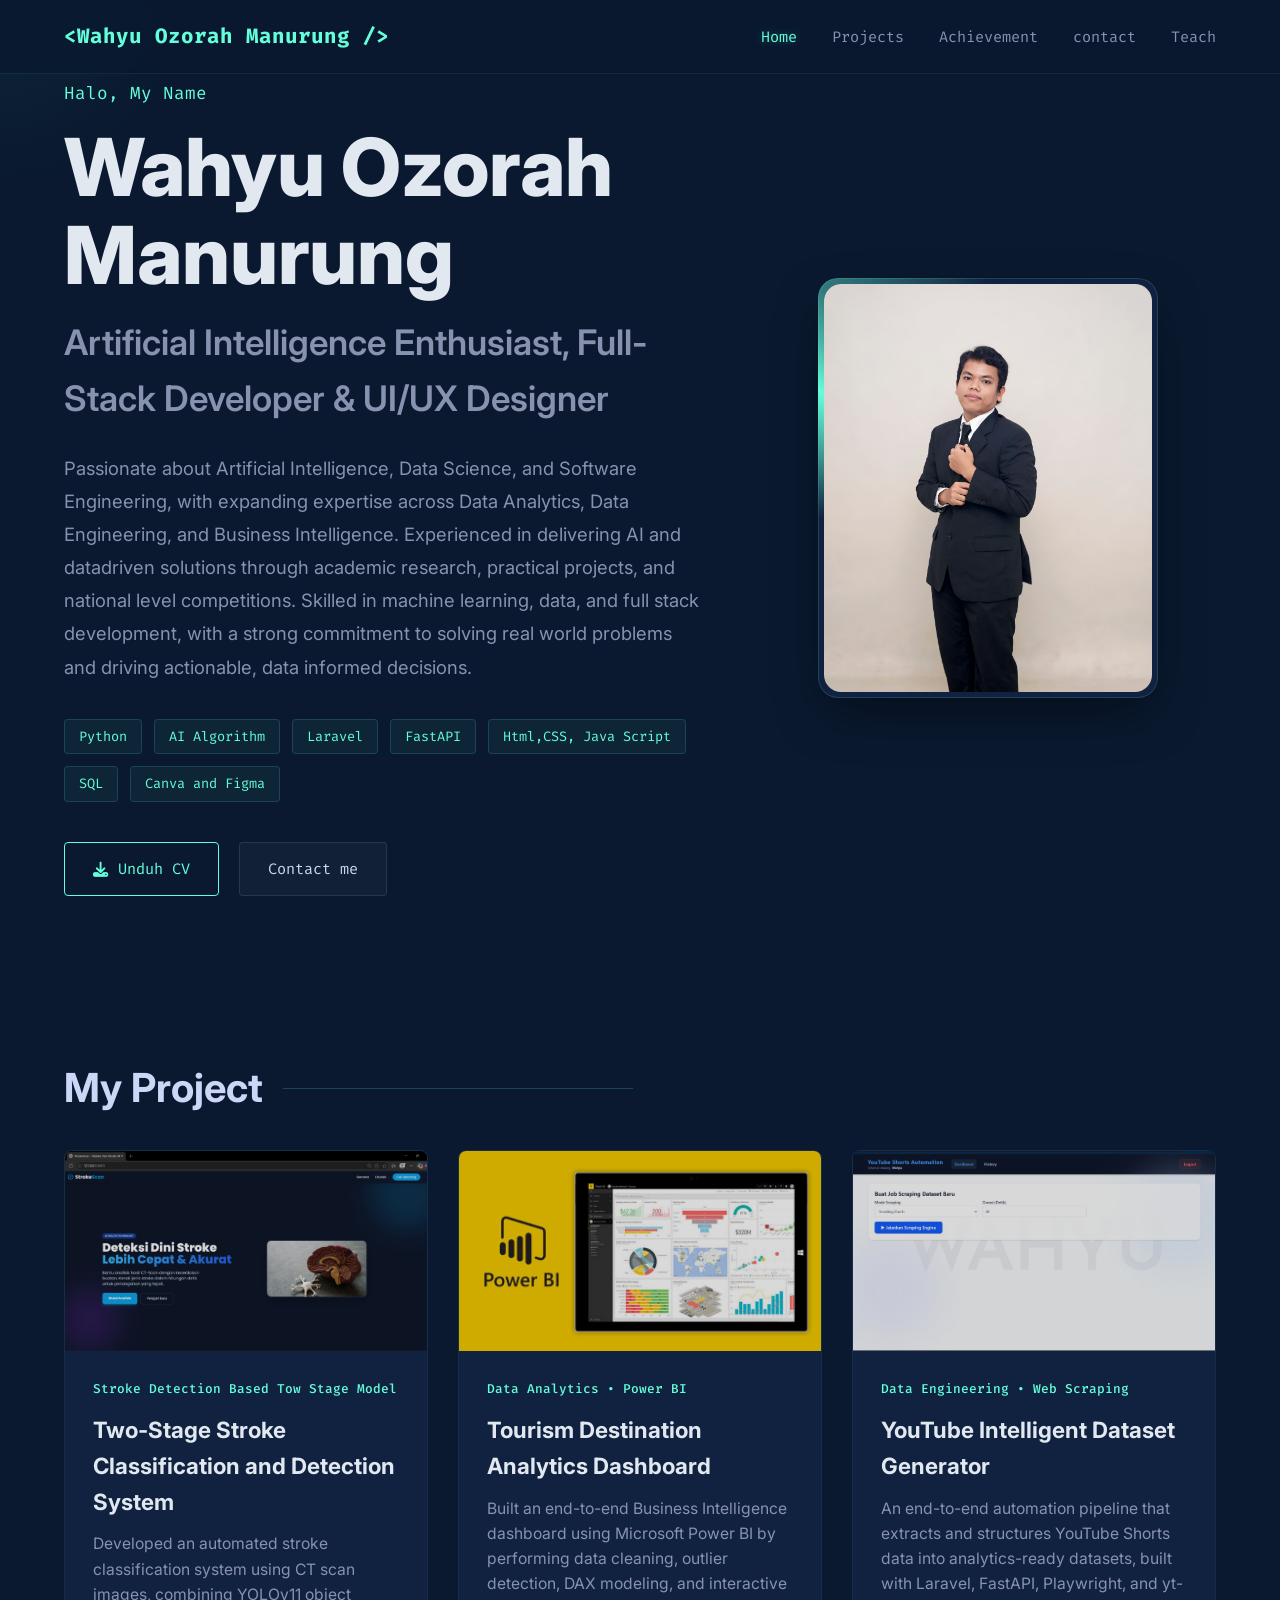
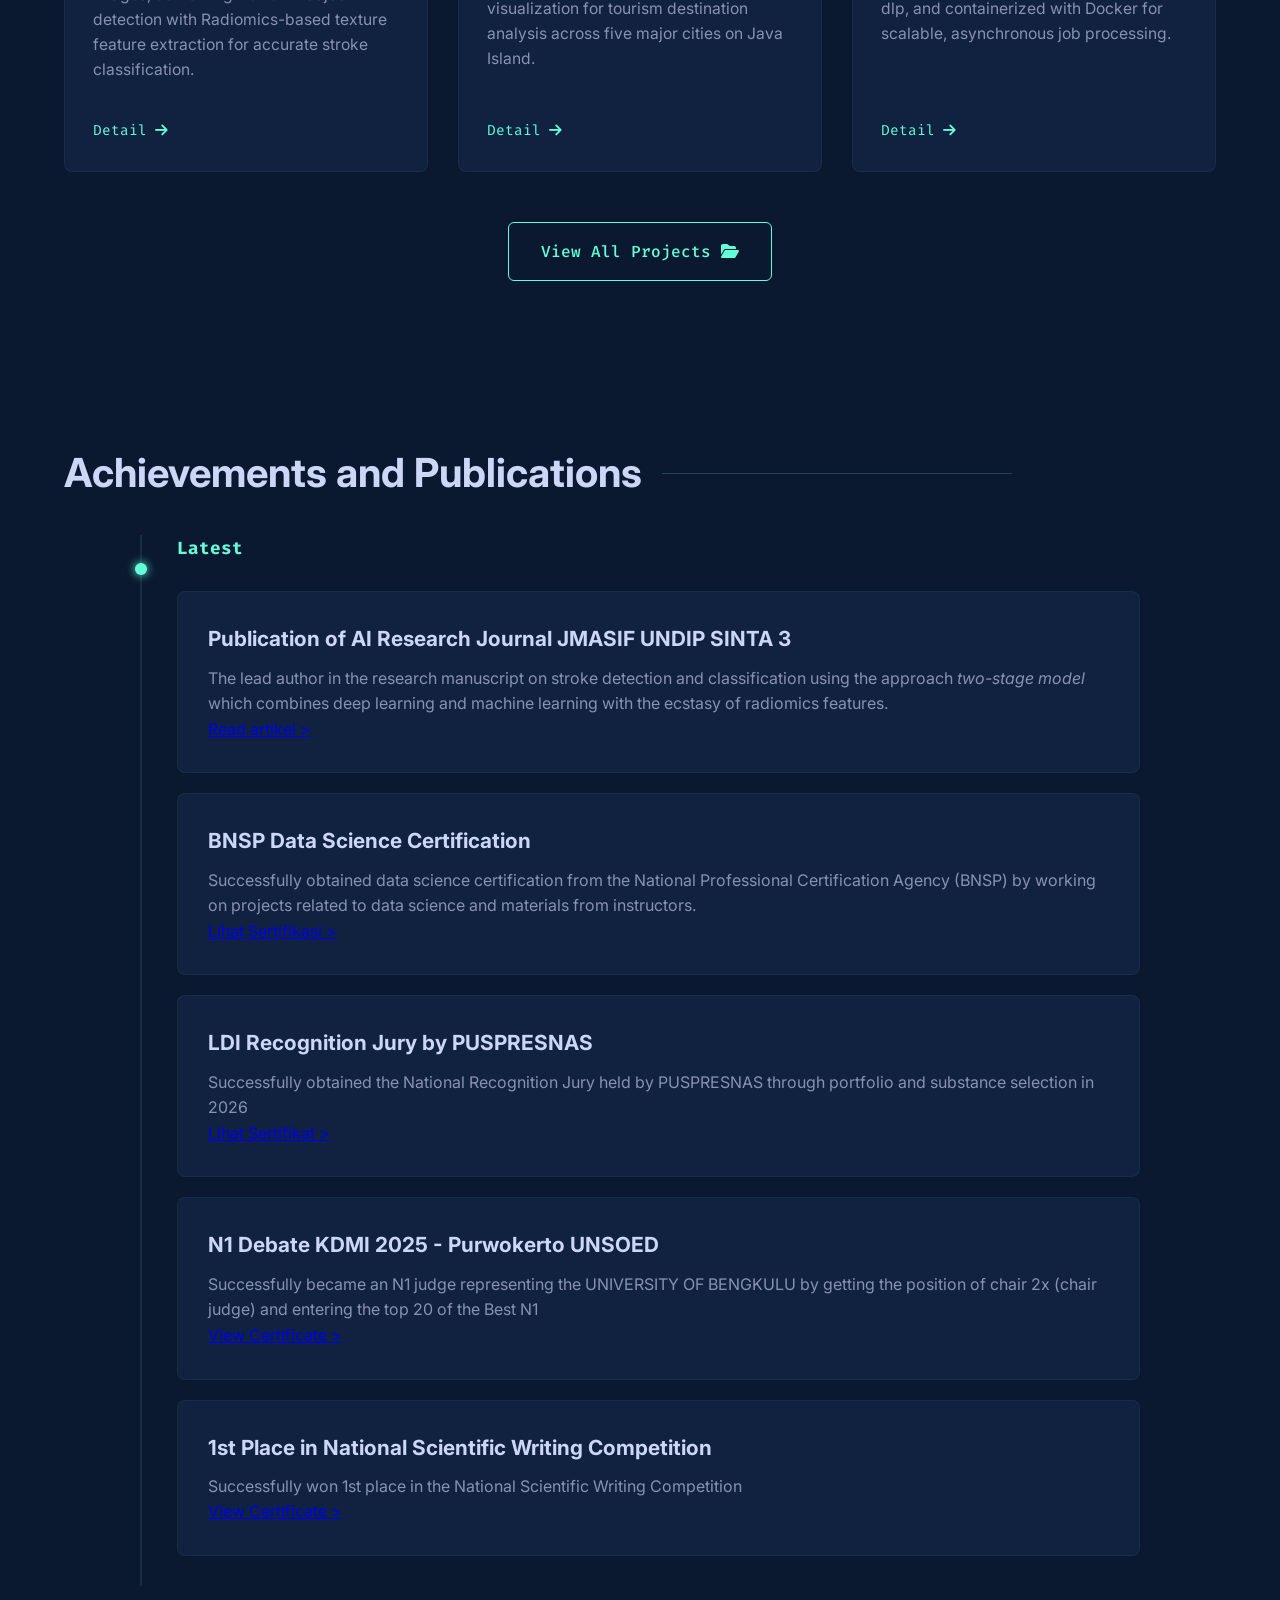
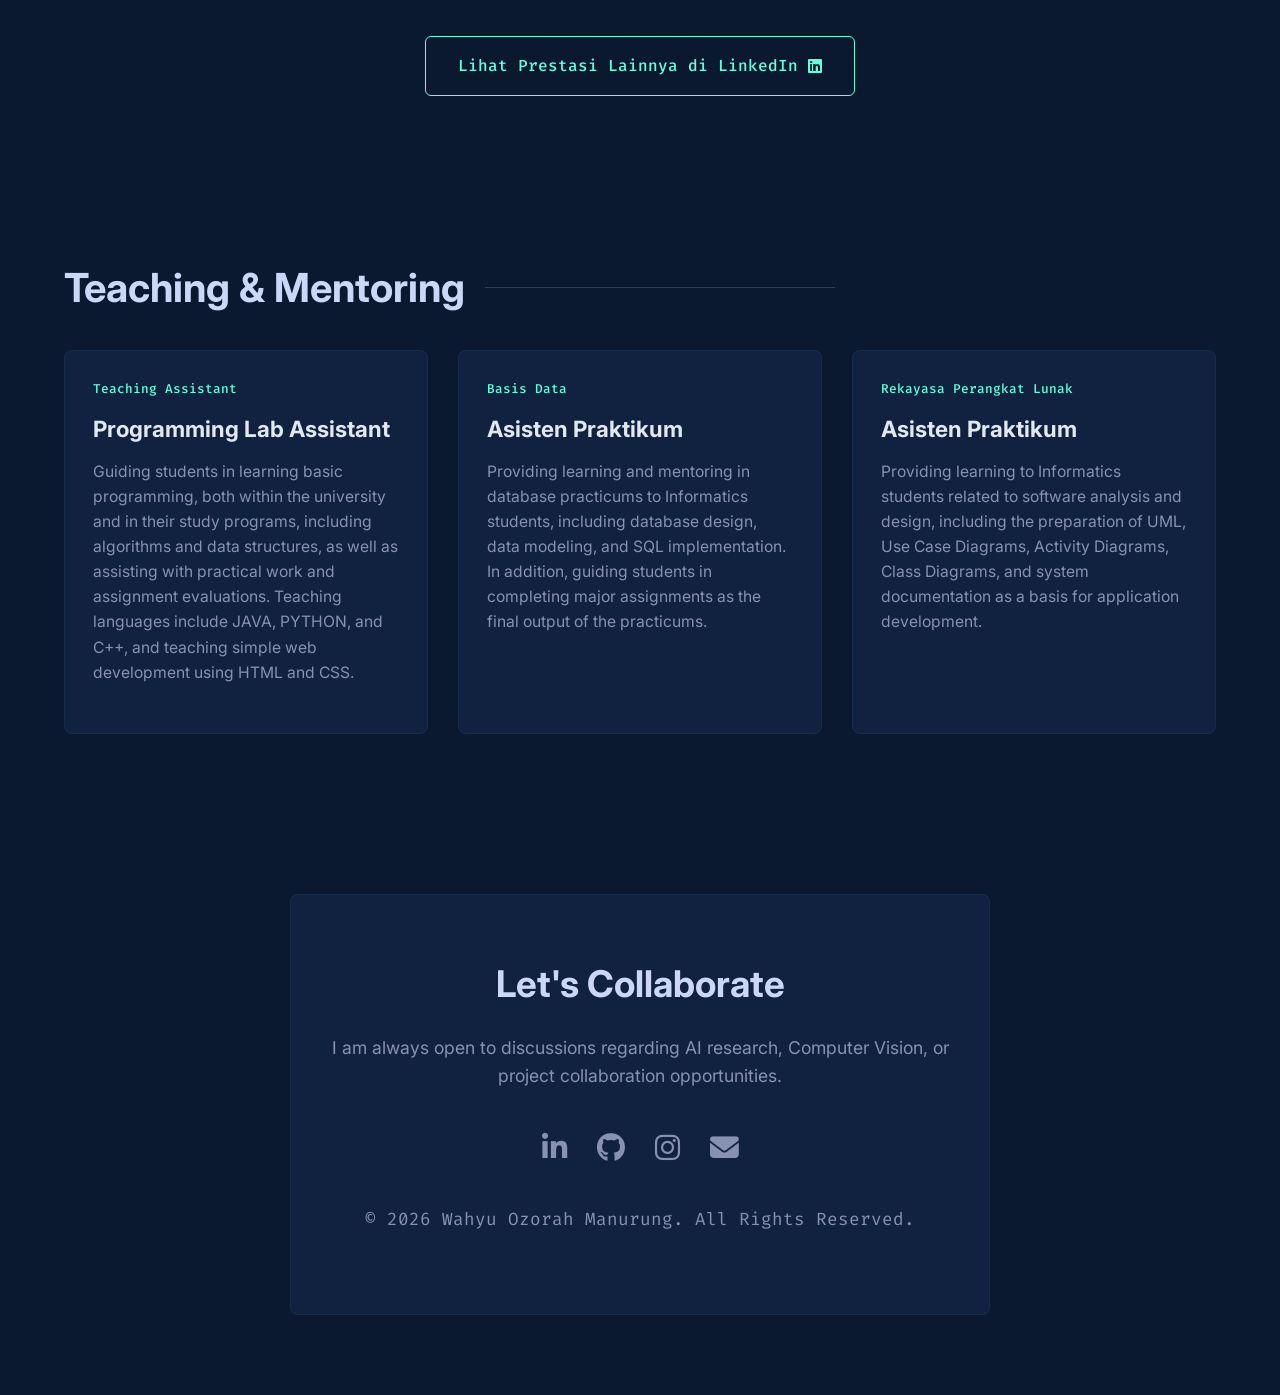
<file: index.html>
<!doctype html>
<html lang="id">
  <head>
    <meta charset="UTF-8" />
    <meta name="viewport" content="width=device-width, initial-scale=1.0" />
    <title>Portofolio | Wahyu Ozorah Manurung</title>
    <link rel="stylesheet" href="style.css" />
    <link
      href="https://fonts.googleapis.com/css2?family=Fira+Code:wght@400;500&family=Inter:wght@300;400;600;700&display=swap"
      rel="stylesheet"
    />
    <link
      rel="stylesheet"
      href="https://cdnjs.cloudflare.com/ajax/libs/font-awesome/6.4.0/css/all.min.css"
    />
  </head>
  <body>
    <div class="cursor-glow"></div>

    <nav>
      <div class="nav-container">
        <a href="#" class="logo">&lt;Wahyu Ozorah Manurung /&gt;</a>
        <ul class="nav-links">
          <li><a href="#home" class="active">Home</a></li>
          <li><a href="#projects">Projects</a></li>
          <li><a href="#achievements">Achievement</a></li>
          <li><a href="#contact">contact</a></li>
          <li><a href="#teaching">Teach</a></li>
        </ul>
      </div>
    </nav>

    <section id="home" class="section">
      <div class="hero-container">
        <div class="hero-content">
          <p class="pre-title">Halo, My Name</p>
          <h1>Wahyu Ozorah Manurung</h1>
          <h2 class="sub-title">
            Artificial Intelligence Enthusiast, Full-Stack Developer & UI/UX
            Designer
          </h2>
          <p class="description">
            Passionate about Artificial Intelligence, Data Science, and Software Engineering, with expanding expertise across Data Analytics, Data Engineering, and Business Intelligence. Experienced in delivering AI and datadriven solutions through academic research, practical projects, and national level competitions. Skilled in machine learning, data, and full stack development, with a strong commitment to solving real world problems and driving actionable, data informed decisions.
          </p>
          <div class="tech-stack">
            <span class="tag">Python</span>
            <span class="tag">AI Algorithm</span>
            <span class="tag">Laravel</span> <span class="tag">FastAPI</span>
            <span class="tag">Html,CSS, Java Script</span>
            <span class="tag">SQL</span>
            <span class="tag">Canva and Figma</span>
          </div>
          <div class="cta-buttons">
            <a
              href="https://drive.google.com/file/d/1knEBpvePkoNw_Gp47dYzz2kqyQifrKBr/view?usp=sharing"
              download
              class="btn btn-primary"
              ><i class="fa-solid fa-download"></i> Unduh CV</a
            >
            <a href="#contact" class="btn btn-secondary">Contact me</a>
          </div>
        </div>

        <div class="hero-image-container">
          <div class="profile-frame">
            <img
              src="assets/images/Foto Profil.jpeg"
              alt="Wahyu Ozorah Manurung"
              class="profile-img"
            />
            <div class="status-badge">
              <span class="status-dot"></span> Open to Work
            </div>
          </div>
        </div>
      </div>
    </section>

    <section id="projects" class="section">
      <h2 class="section-title">My Project</h2>
      <div class="grid-container">
        <div class="card project-card">
          <div class="card-img-wrapper">
            <img
              src="assets/images/Deteksi.png"
              alt="Stroke Classification"
              class="project-img"
            />
          </div>
          <div class="card-content">
            <div class="card-badge">Stroke Detection Based Tow Stage Model</div>
            <h3>Two-Stage Stroke Classification and Detection System</h3>
            <p>
              Developed an automated stroke classification system using CT scan
              images, combining YOLOv11 object detection with Radiomics-based
              texture feature extraction for accurate stroke classification.
            </p>
            <div class="card-footer">
              <a href="details/project-stroke.html" class="btn-detail"
                >Detail <i class="fa-solid fa-arrow-right"></i
              ></a>
            </div>
          </div>
        </div>

        <div class="card project-card">
          <div class="card-img-wrapper">
            <img
              src="assets/images/powerbi.png"
              alt="Power BI"
              class="project-img"
            />
          </div>
          <div class="card-content">
            <div class="card-badge">Data Analytics • Power BI</div>
            <h3>Tourism Destination Analytics Dashboard</h3>
            <p>
              Built an end-to-end Business Intelligence dashboard using
              Microsoft Power BI by performing data cleaning, outlier detection,
              DAX modeling, and interactive visualization for tourism
              destination analysis across five major cities on Java Island.
            </p>
            <div class="card-footer">
              <a href="details/data anlyst-destinasi wisata.html" class="btn-detail"
                >Detail <i class="fa-solid fa-arrow-right"></i
              ></a>
            </div>
          </div>
        </div>

        <div class="card project-card">
          <div class="card-img-wrapper">
            <img
              src="assets/images/automation.png"
              alt="YouTube Intelligent Dataset Generator"
              class="project-img"
            />
          </div>
          <div class="card-content">
            <div class="card-badge">Data Engineering • Web Scraping</div>
            <h3>YouTube Intelligent Dataset Generator</h3>
            <p>
              An end-to-end automation pipeline that extracts and structures
              YouTube Shorts data into analytics-ready datasets, built with
              Laravel, FastAPI, Playwright, and yt-dlp, and containerized
              with Docker for scalable, asynchronous job processing.
            </p>
            <div class="card-footer">
              <a href="details/automasi-scraping-youtube.html" class="btn-detail"
                >Detail <i class="fa-solid fa-arrow-right"></i
              ></a>
            </div>
          </div>
        </div>
      </div>

      <div class="view-more-container">
        <a href="all-projects.html" class="btn btn-outline-large">
          View All Projects <i class="fa-solid fa-folder-open"></i
        ></a>
      </div>
    </section>

    <section id="achievements" class="section">
      <h2 class="section-title">Achievements and Publications</h2>
      <div class="timeline">
        <div class="timeline-item">
          <div class="timeline-dot"></div>
          <div class="timeline-date">Latest</div>
          <div
            class="timeline-content card clickable-card"
            onclick="window.location.href = 'details/prestasi-jurnal.html'"
          >
            <h3>Publication of AI Research Journal JMASIF UNDIP SINTA 3</h3>
            <p>
              The lead author in the research manuscript on stroke detection and
              classification using the approach <i>two-stage model</i> which
              combines deep learning and machine learning with the ecstasy of
              radiomics features.
            </p>
            <a
              href="https://ejournal.undip.ac.id/index.php/jmasif/article/view/78464"
              >Read artikel ></a
            >
          </div>
          <div
            class="timeline-content card clickable-card"
            onclick="window.location.href = 'details/prestasi-jurnal.html'"
          >
            <h3>BNSP Data Science Certification</h3>
            <p>
              Successfully obtained data science certification from the National
              Professional Certification Agency (BNSP) by working on projects
              related to data science and materials from instructors.
            </p>
            <a
              href="https://www.linkedin.com/in/wahyu-ozorah-3a6a36212/details/certifications/"
              >Lihat Sertifikasi ></a
            >
          </div>
          <div
            class="timeline-content card clickable-card"
            onclick="window.location.href = 'details/prestasi-jurnal.html'"
          >
            <h3>LDI Recognition Jury by PUSPRESNAS</h3>
            <p>
              Successfully obtained the National Recognition Jury held by
              PUSPRESNAS through portfolio and substance selection in 2026
            </p>
            <a
              href="https://drive.google.com/file/d/1N1XDrn2DeaOKDoHdmaqeSQecOqJ8qcsw/view?usp=sharing"
              >Lihat Sertifikat ></a
            >
          </div>

          <div
            class="timeline-content card clickable-card"
            onclick="window.location.href = 'details/prestasi-jurnal.html'"
          >
            <h3>N1 Debate KDMI 2025 - Purwokerto UNSOED</h3>
            <p>
              Successfully became an N1 judge representing the UNIVERSITY OF
              BENGKULU by getting the position of chair 2x (chair judge) and
              entering the top 20 of the Best N1
            </p>
            <a
              href="https://drive.google.com/file/d/13xRuWWUYVuY2SdYXiVuaKnPDMNrCqPu2/view?usp=sharing"
              >View Certificate ></a
            >
          </div>
          <div
            class="timeline-content card clickable-card"
            onclick="window.location.href = 'details/prestasi-jurnal.html'"
          >
            <h3>1st Place in National Scientific Writing Competition</h3>
            <p>
              Successfully won 1st place in the National Scientific Writing
              Competition
            </p>
            <a
              href="https://drive.google.com/file/d/1urNzKZ7IDoyk02BIYqBRh_KY77HFasC_/view?usp=sharing"
              >View Certificate ></a
            >
          </div>
        </div>
      </div>

      <!-- Removed inline style margin-top and handled via CSS class -->
      <div class="view-more-container view-more-spacing">
        <a
          href="https://www.linkedin.com/in/wahyu-ozorah-3a6a36212/"
          target="_blank"
          rel="noopener noreferrer"
          class="btn btn-outline-large"
          >Lihat Prestasi Lainnya di LinkedIn
          <i class="fa-brands fa-linkedin"></i
        ></a>
      </div>
    </section>

    <section id="teaching" class="section">
      <h2 class="section-title">Teaching & Mentoring</h2>

      <div class="grid-container">
        <div class="card project-card">
          <div class="card-content">
            <div class="card-badge">Teaching Assistant</div>
            <h3>Programming Lab Assistant</h3>
            <p>
              Guiding students in learning basic programming, both within the
              university and in their study programs, including algorithms and
              data structures, as well as assisting with practical work and
              assignment evaluations. Teaching languages include JAVA, PYTHON,
              and C++, and teaching simple web development using HTML and CSS.
            </p>
          </div>
        </div>

        <div class="card project-card">
          <div class="card-content">
            <div class="card-badge">Basis Data</div>
            <h3>Asisten Praktikum</h3>
            <p>
              Providing learning and mentoring in database practicums to
              Informatics students, including database design, data modeling,
              and SQL implementation. In addition, guiding students in
              completing major assignments as the final output of the
              practicums.
            </p>
          </div>
        </div>

        <div class="card project-card">
          <div class="card-content">
            <div class="card-badge">Rekayasa Perangkat Lunak</div>
            <h3>Asisten Praktikum</h3>
            <p>
              Providing learning to Informatics students related to software
              analysis and design, including the preparation of UML, Use Case
              Diagrams, Activity Diagrams, Class Diagrams, and system
              documentation as a basis for application development.
            </p>
          </div>
        </div>
      </div>
    </section>

    <section id="contact" class="section">
      <div class="contact-container card">
        <h2>Let's Collaborate</h2>
        <p>
          I am always open to discussions regarding AI research, Computer
          Vision, or project collaboration opportunities.
        </p>
        <div class="social-links">
          <a
            href="https://www.linkedin.com/in/wahyu-ozorah-3a6a36212/"
            target="_blank"
            rel="noopener noreferrer"
            aria-label="LinkedIn Profile"
            title="LinkedIn Profile"
            ><i class="fa-brands fa-linkedin-in"></i
          ></a>
          <a 
            href="https://github.com/wahyuozorahmanurung" 
            target="_blank"
            rel="noopener noreferrer"
            aria-label="GitHub Profile"
            title="GitHub Profile"
            ><i class="fa-brands fa-github"></i
          ></a>
          <a
            href="https://www.instagram.com/wahyuozorahmanurung_/"
            target="_blank"
            rel="noopener noreferrer"
            aria-label="Instagram Profile"
            title="Instagram Profile"
            ><i class="fa-brands fa-instagram"></i
          ></a>
          <a 
            href="mailto:wahyuozorahmanurung@gmail.com"
            aria-label="Send Email"
            title="Send Email"
            ><i class="fa-solid fa-envelope"></i
          ></a>
        </div>
        <p class="footer-text">
          © 2026 Wahyu Ozorah Manurung. All Rights Reserved.
        </p>
      </div>
    </section>

    <script src="script.js"></script>
  </body>
</html>
</file>
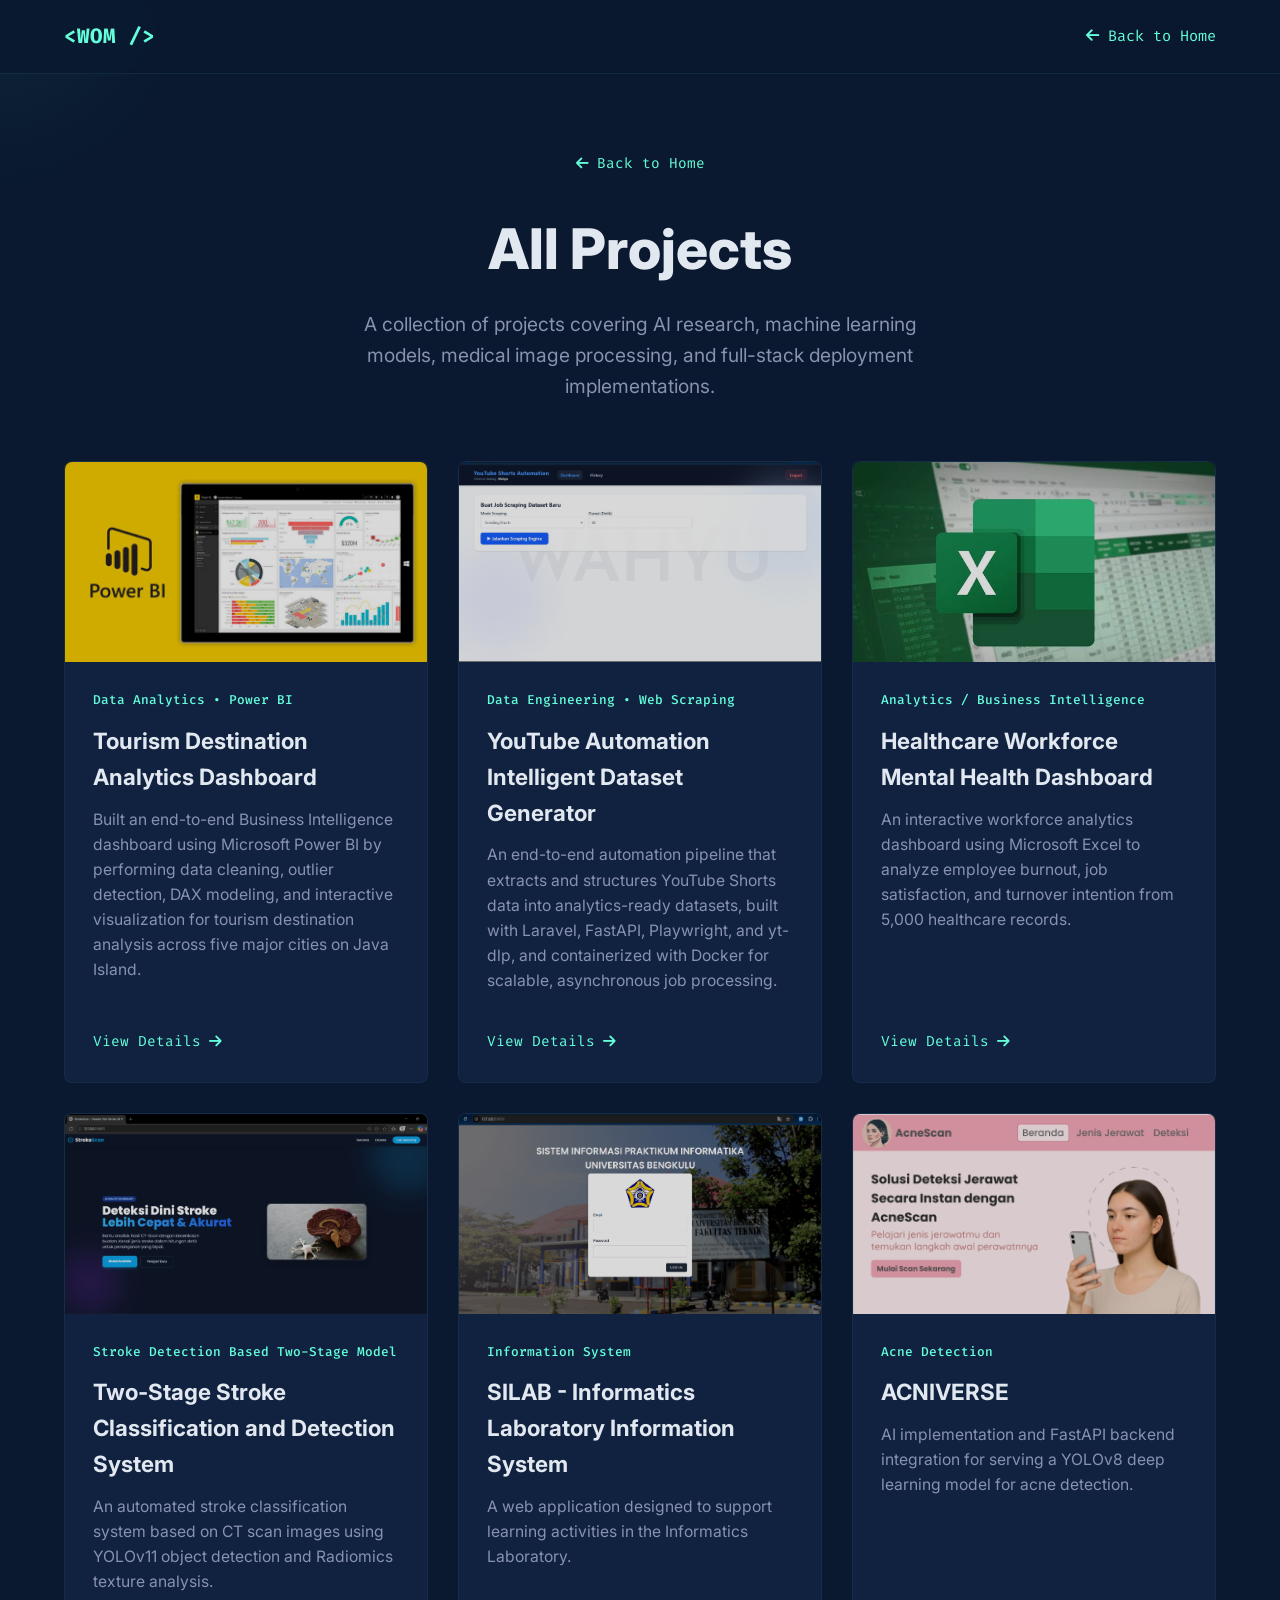
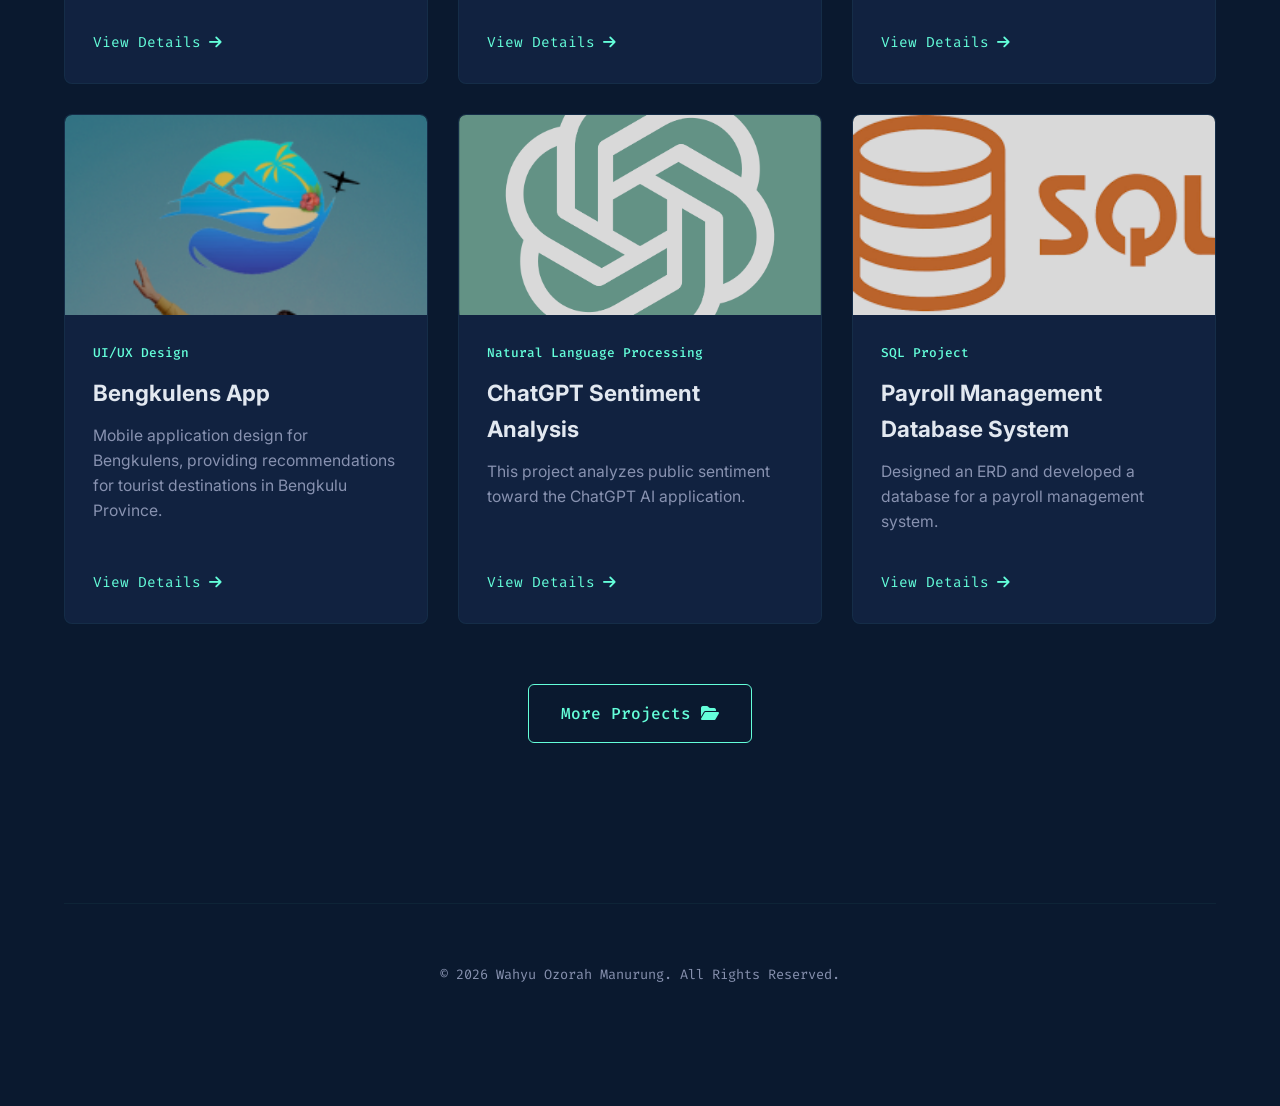
<file: all-projects.html>
<!doctype html>
<html lang="en">
  <head>
    <meta charset="UTF-8" />
    <meta name="viewport" content="width=device-width, initial-scale=1.0" />
    <title>All Projects | Wahyu Ozorah Manurung</title>
    <link rel="stylesheet" href="style.css" />
    <link
      href="https://fonts.googleapis.com/css2?family=Fira+Code:wght@400;500&family=Inter:wght@300;400;600;700&display=swap"
      rel="stylesheet"
    />
    <link
      rel="stylesheet"
      href="https://cdnjs.cloudflare.com/ajax/libs/font-awesome/6.4.0/css/all.min.css"
    />
    <style>
      /* CSS Tambahan Khusus untuk Halaman Kumpulan Project */
      .projects-page-header {
        text-align: center;
        padding-top: 150px;
        margin-bottom: 60px;
      }
      .projects-page-header h1 {
        font-size: 3.5rem;
        color: #e2e8f0;
        margin-bottom: 15px;
        font-weight: 800;
      }
      .projects-page-header p {
        color: var(--text-secondary);
        font-size: 1.2rem;
        max-width: 600px;
        margin: 0 auto;
      }
      .back-to-home {
        margin-bottom: 30px;
        display: inline-flex;
        align-items: center;
      }
      .view-more-container {
        margin-top: 60px;
        margin-bottom: 80px;
        text-align: center;
      }
    </style>
  </head>
  <body>
    <div class="cursor-glow"></div>

    <nav>
      <div class="nav-container">
        <a href="index.html" class="logo">&lt;WOM /&gt;</a>
        <a
          href="index.html"
          style="
            color: var(--accent-color);
            text-decoration: none;
            font-family: var(--font-mono);
            font-size: 0.95rem;
          "
        >
          <i class="fa-solid fa-arrow-left"></i> Back to Home
        </a>
      </div>
    </nav>

    <main class="section" style="min-height: 80vh; padding-top: 0">
      <header class="projects-page-header">
        <a href="index.html" class="btn-detail back-to-home"
          ><i class="fa-solid fa-arrow-left"></i> Back to Home</a
        >
        <h1>All Projects</h1>
        <p>
          A collection of projects covering AI research, machine learning
          models, medical image processing, and full-stack deployment
          implementations.
        </p>
      </header>

      <div class="grid-container">
        <div class="card project-card">
          <div class="card-img-wrapper">
            <img
              src="assets/images/powerbi.png"
              alt="Power BI Dashboard"
              class="project-img"
            />
          </div>
          <div class="card-content">
            <div class="card-badge">Data Analytics • Power BI</div>
            <h3>Tourism Destination Analytics Dashboard</h3>
            <p>
               Built an end-to-end Business Intelligence dashboard using
               Microsoft Power BI by performing data cleaning, outlier detection,
               DAX modeling, and interactive visualization for tourism
               destination analysis across five major cities on Java Island.
            <div class="card-footer">
              <a
                href="details/data anlyst-destinasi wisata.html"
                class="btn-detail"
                >View Details <i class="fa-solid fa-arrow-right"></i
              ></a>
            </div>
          </div>
        </div>

        <div class="card project-card">
          <div class="card-img-wrapper">
            <img
              src="assets/images/automation.png"
              alt="YouTube Intelligent Dataset Generator"
              class="project-img"
            />
          </div>
          <div class="card-content">
            <div class="card-badge">Data Engineering • Web Scraping</div>
            <h3>YouTube Automation Intelligent Dataset Generator</h3>
            <p>
              An end-to-end automation pipeline that extracts and structures
              YouTube Shorts data into analytics-ready datasets, built with
              Laravel, FastAPI, Playwright, and yt-dlp, and containerized
              with Docker for scalable, asynchronous job processing.
            </p>
            <div class="card-footer">
              <a href="details/automasi-scraping-youtube.html" class="btn-detail"
                >View Details <i class="fa-solid fa-arrow-right"></i
              ></a>
            </div>
          </div>
        </div>

        <div class="card project-card">
          <div class="card-img-wrapper">
            <img
              src="assets/images/excel.jpg"
              alt="Data anlyst"
              class="project-img"
            />
          </div>
          <div class="card-content">
            <div class="card-badge">Analytics / Business Intelligence</div>
            <h3>Healthcare Workforce Mental Health Dashboard</h3>
            <p>
              An interactive workforce analytics dashboard using Microsoft Excel
              to analyze employee burnout, job satisfaction, and turnover
              intention from 5,000 healthcare records.
            </p>
            <div class="card-footer">
              <a href="details/healthcare.html" class="btn-detail"
                >View Details <i class="fa-solid fa-arrow-right"></i
              ></a>
            </div>
          </div>
        </div>
        <div class="card project-card">
          <div class="card-img-wrapper">
            <img
              src="assets/images/Deteksi.png"
              alt="Stroke Classification"
              class="project-img"
            />
          </div>
          <div class="card-content">
            <div class="card-badge">Stroke Detection Based Two-Stage Model</div>
            <h3>Two-Stage Stroke Classification and Detection System</h3>
            <p>
              An automated stroke classification system based on CT scan images
              using YOLOv11 object detection and Radiomics texture analysis.
            </p>
            <div class="card-footer">
              <a href="details/project-stroke.html" class="btn-detail"
                >View Details <i class="fa-solid fa-arrow-right"></i
              ></a>
            </div>
          </div>
        </div>

        <div class="card project-card">
          <div class="card-img-wrapper">
            <img
              src="assets/images/SI.png"
              alt="Preprocessing Web App"
              class="project-img"
            />
          </div>
          <div class="card-content">
            <div class="card-badge">Information System</div>
            <h3>SILAB - Informatics Laboratory Information System</h3>
            <p>
              A web application designed to support learning activities in the
              Informatics Laboratory.
            </p>
            <div class="card-footer">
              <a href="details/project-sistem-lab.html" class="btn-detail"
                >View Details <i class="fa-solid fa-arrow-right"></i
              ></a>
            </div>
          </div>
        </div>

        <div class="card project-card">
          <div class="card-img-wrapper">
            <img
              src="assets/images/acne1.png"
              alt="FastAPI Integration"
              class="project-img"
            />
          </div>
          <div class="card-content">
            <div class="card-badge">Acne Detection</div>
            <h3>ACNIVERSE</h3>
            <p>
              AI implementation and FastAPI backend integration for serving a
              YOLOv8 deep learning model for acne detection.
            </p>
            <div class="card-footer">
              <a href="details/project-jerawat.html" class="btn-detail"
                >View Details <i class="fa-solid fa-arrow-right"></i
              ></a>
            </div>
          </div>
        </div>

        <div class="card project-card">
          <div class="card-img-wrapper">
            <img
              src="assets/images/UI.png"
              alt="Stroke Classification"
              class="project-img"
            />
          </div>
          <div class="card-content">
            <div class="card-badge">UI/UX Design</div>
            <h3>Bengkulens App</h3>
            <p>
              Mobile application design for Bengkulens, providing
              recommendations for tourist destinations in Bengkulu Province.
            </p>
            <div class="card-footer">
              <a href="details/ui-ux.html" class="btn-detail"
                >View Details <i class="fa-solid fa-arrow-right"></i
              ></a>
            </div>
          </div>
        </div>

        <div class="card project-card">
          <div class="card-img-wrapper">
            <img
              src="assets/images/nlp.png"
              alt="Preprocessing Web App"
              class="project-img"
            />
          </div>
          <div class="card-content">
            <div class="card-badge">Natural Language Processing</div>
            <h3>ChatGPT Sentiment Analysis</h3>
            <p>
              This project analyzes public sentiment toward the ChatGPT AI
              application.
            </p>
            <div class="card-footer">
              <a href="details/nlp.html" class="btn-detail"
                >View Details <i class="fa-solid fa-arrow-right"></i
              ></a>
            </div>
          </div>
        </div>

        <div class="card project-card">
          <div class="card-img-wrapper">
            <img
              src="assets/images/sql.png"
              alt="FastAPI Integration"
              class="project-img"
            />
          </div>
          <div class="card-content">
            <div class="card-badge">SQL Project</div>
            <h3>Payroll Management Database System</h3>
            <p>
              Designed an ERD and developed a database for a payroll management
              system.
            </p>
            <div class="card-footer">
              <a href="details/sql.html" class="btn-detail"
                >View Details <i class="fa-solid fa-arrow-right"></i
              ></a>
            </div>
          </div>
        </div>
      </div>
      <div class="view-more-container">
        <a
          href="https://github.com/wahyuozorahmanurung"
          class="btn btn-outline-large"
          >More Projects <i class="fa-solid fa-folder-open"></i
        ></a>
      </div>
      <footer
        style="
          padding: 40px 0;
          border-top: 1px solid rgba(100, 255, 218, 0.05);
          margin-top: 80px;
        "
      >
        <p
          class="footer-text"
          style="text-align: center; color: var(--text-secondary)"
        >
          © 2026 Wahyu Ozorah Manurung. All Rights Reserved.
        </p>
      </footer>
    </main>

    <script src="script.js"></script>
  </body>
</html>
</file>
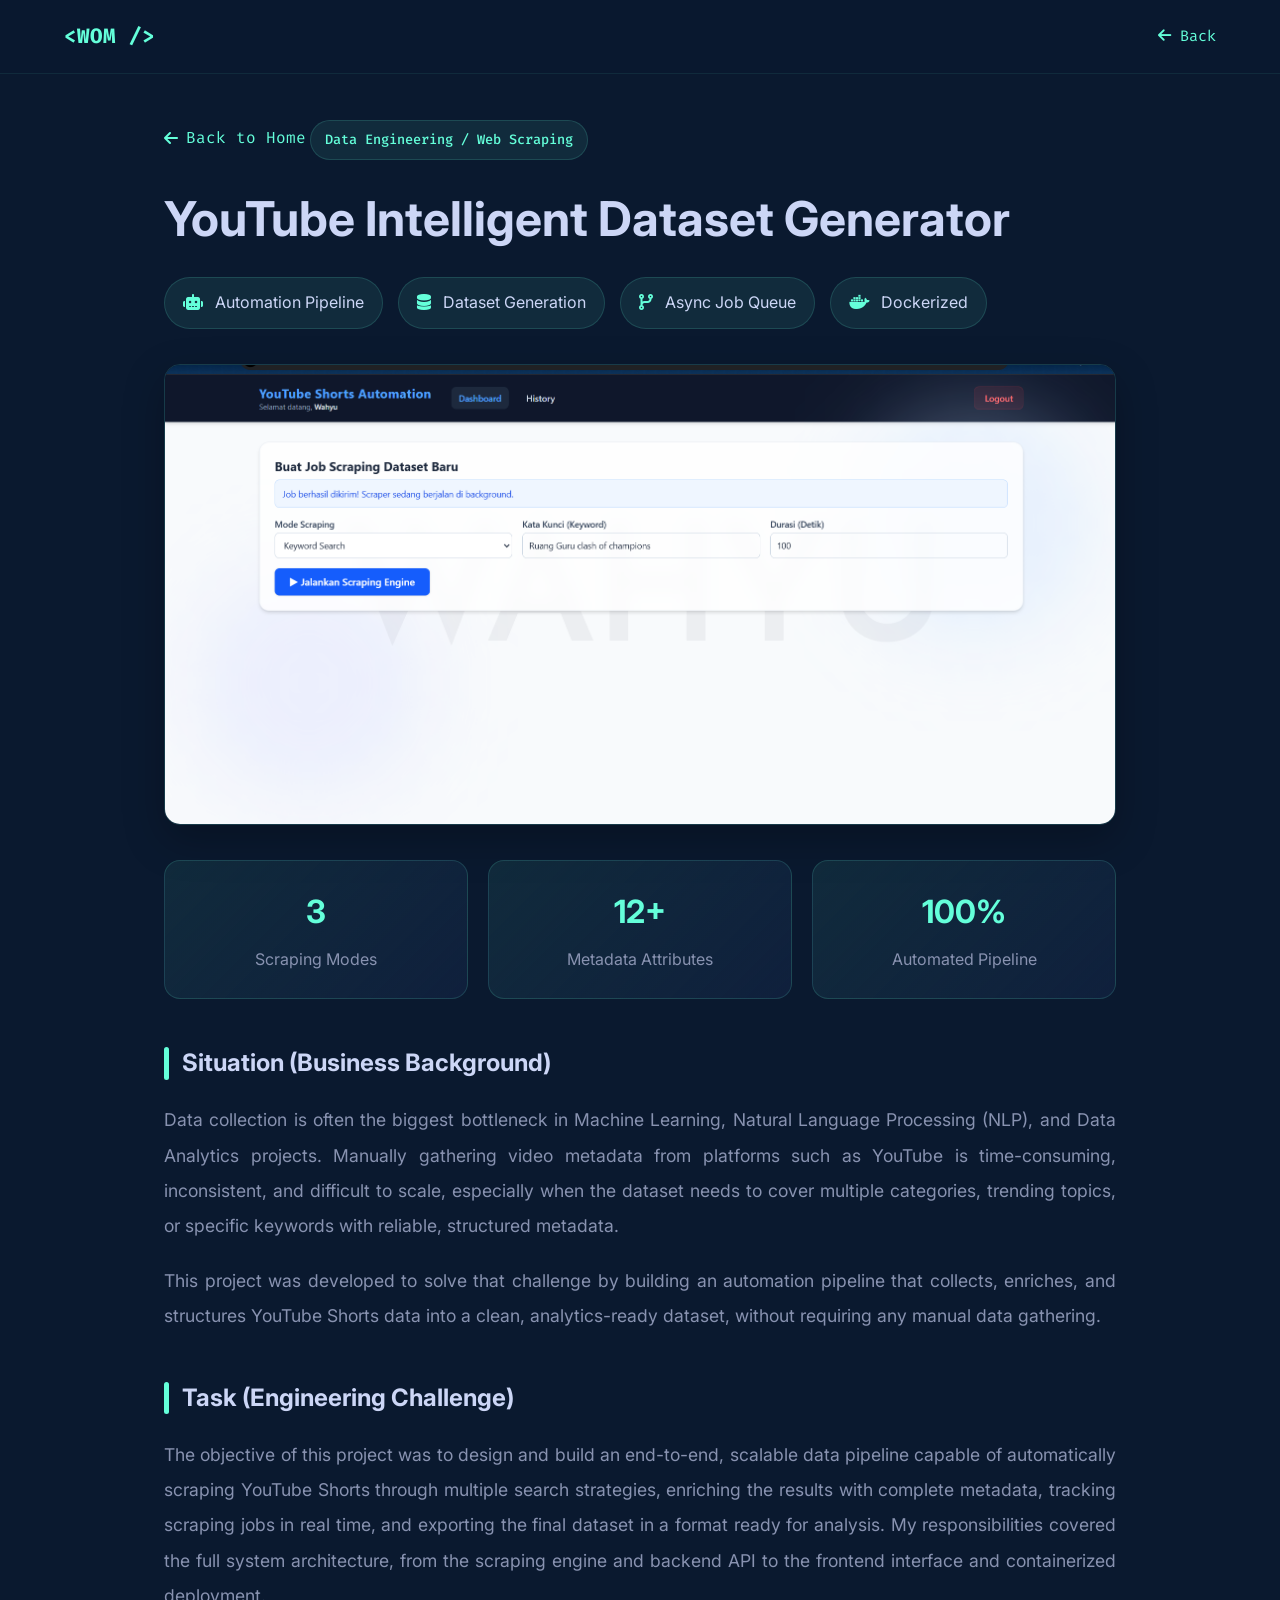
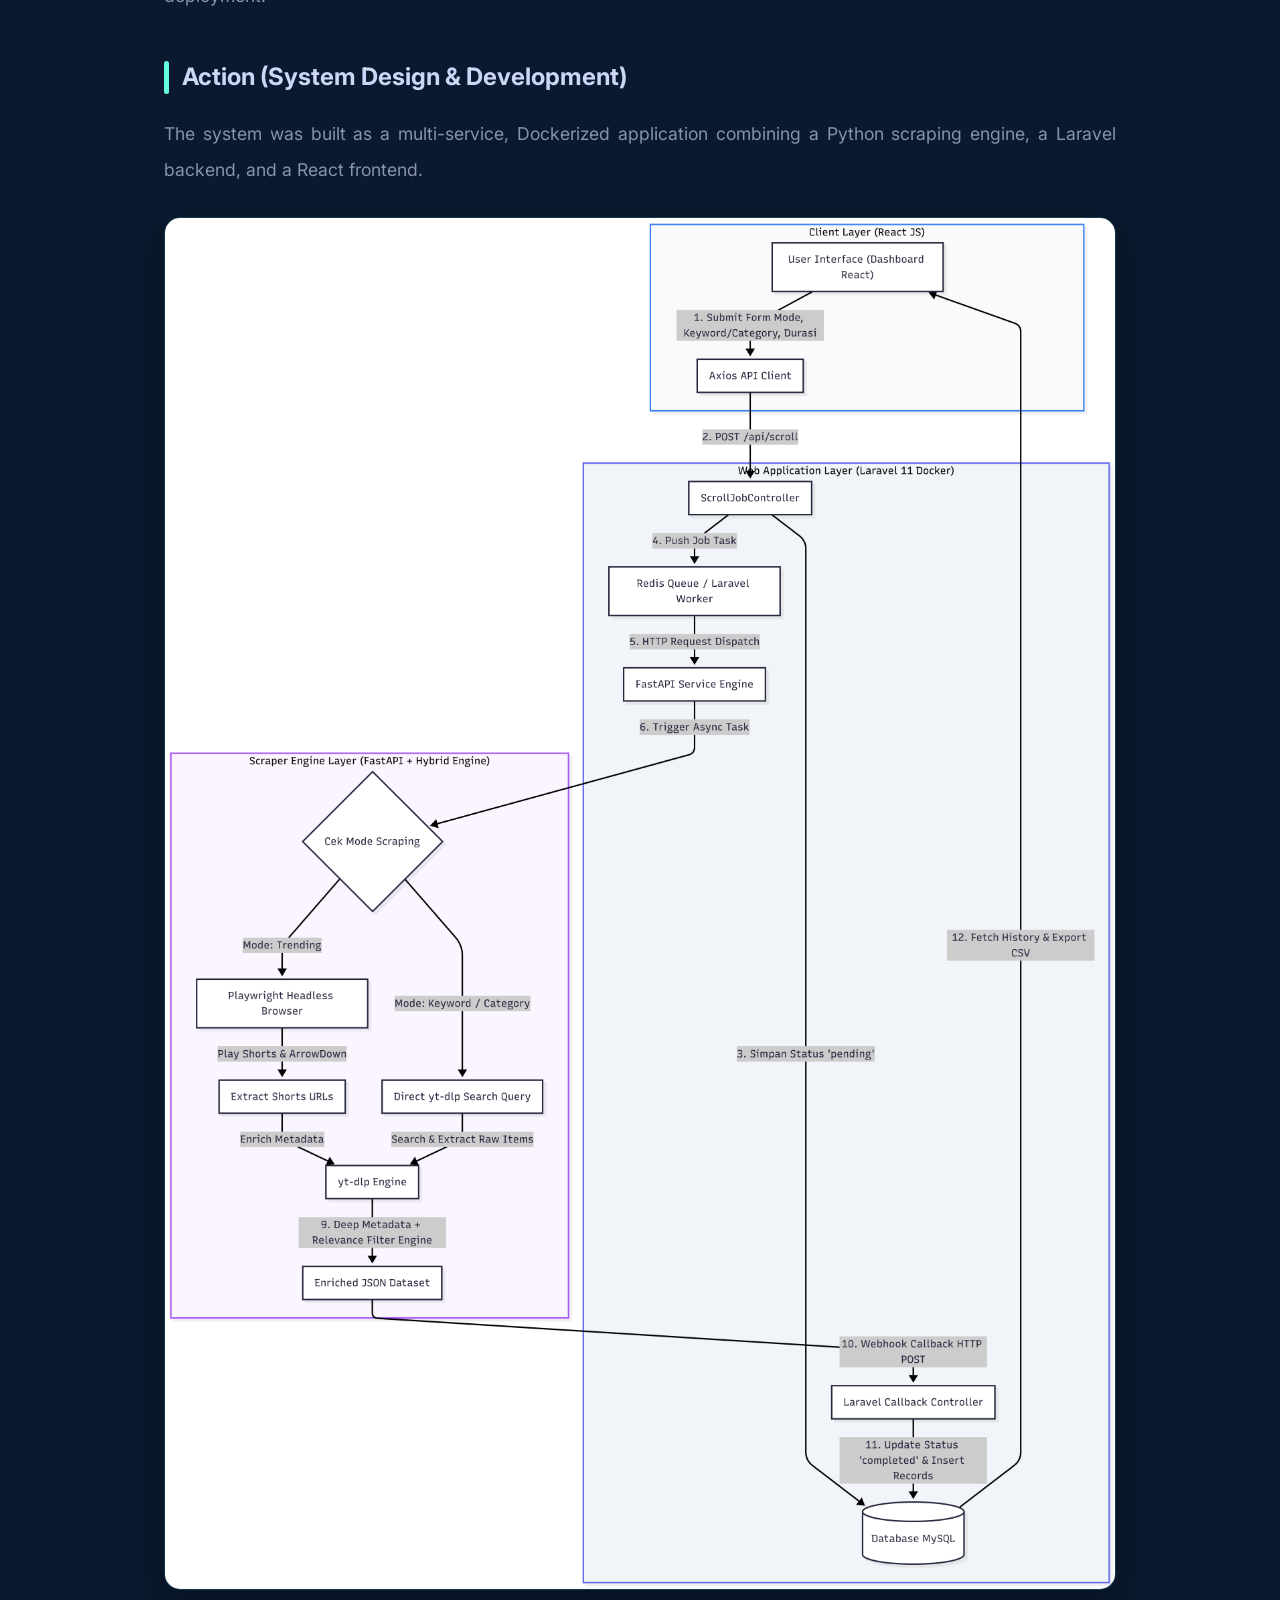
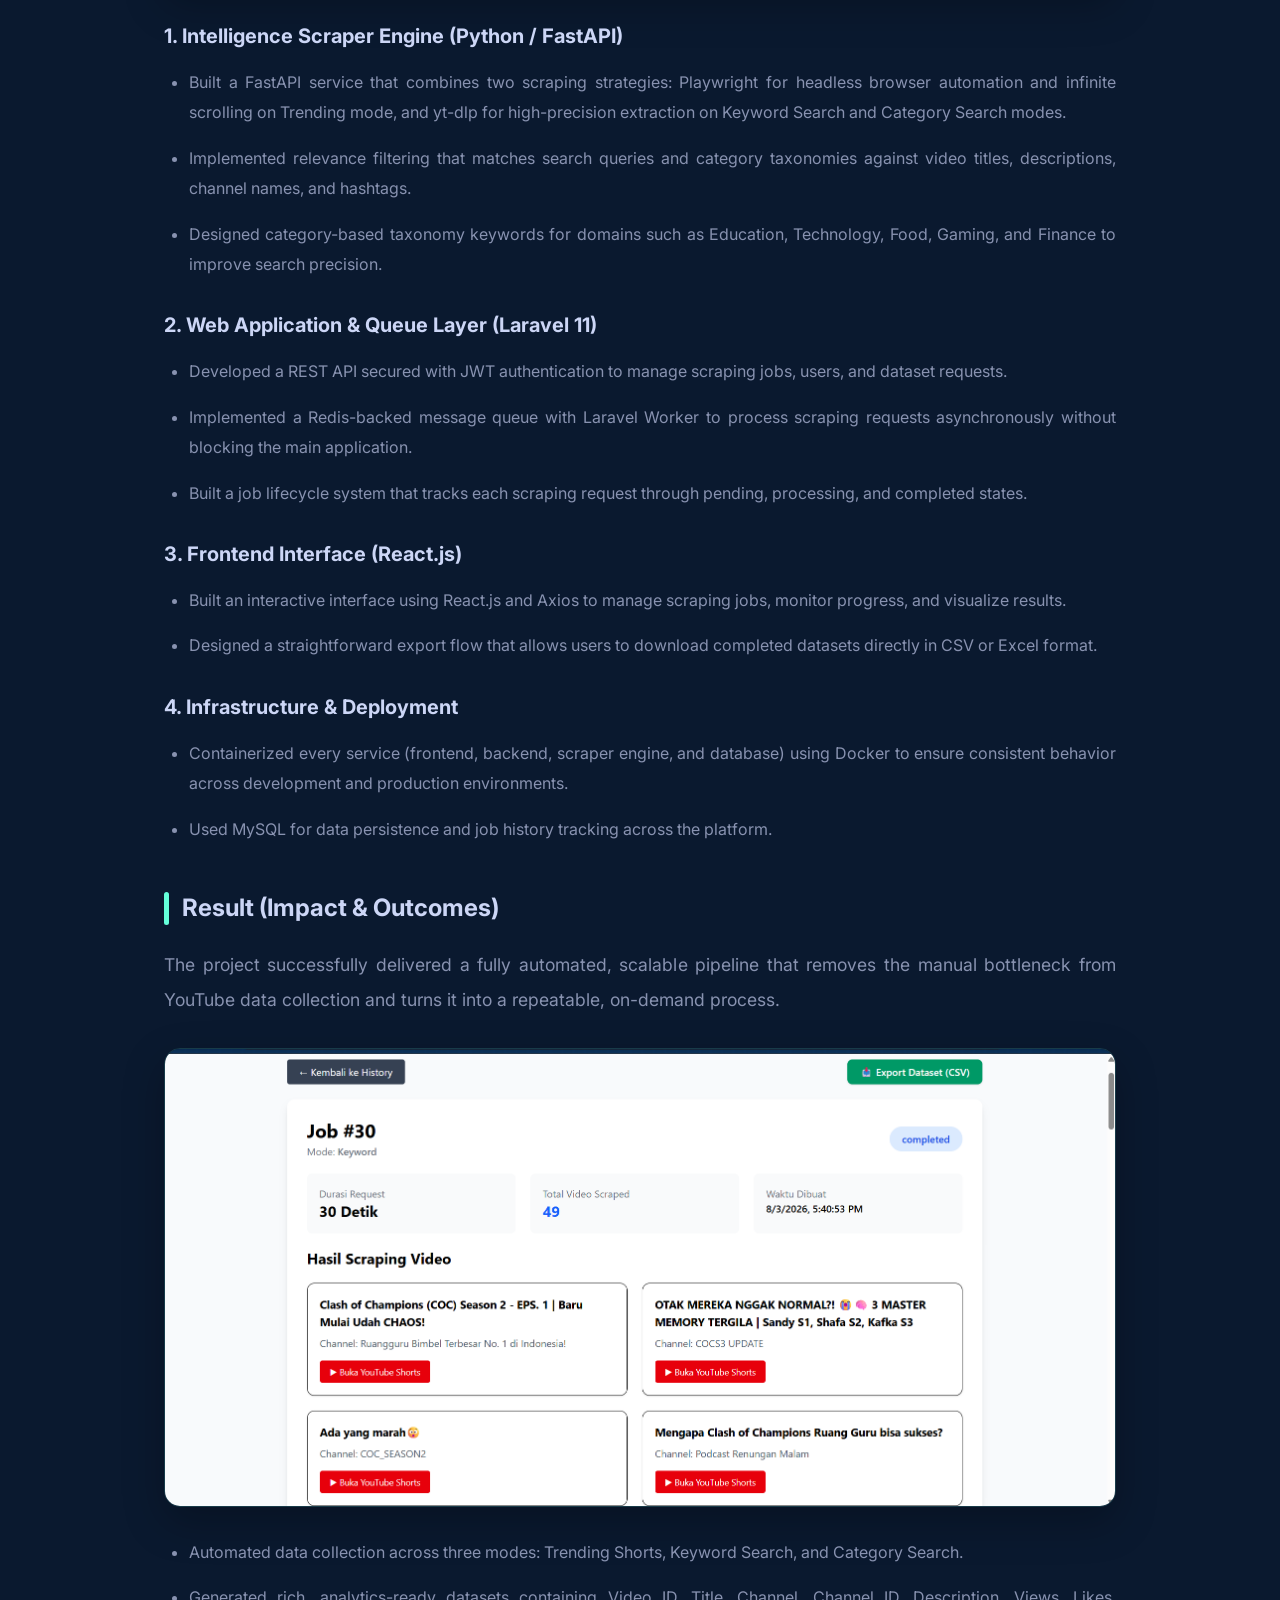
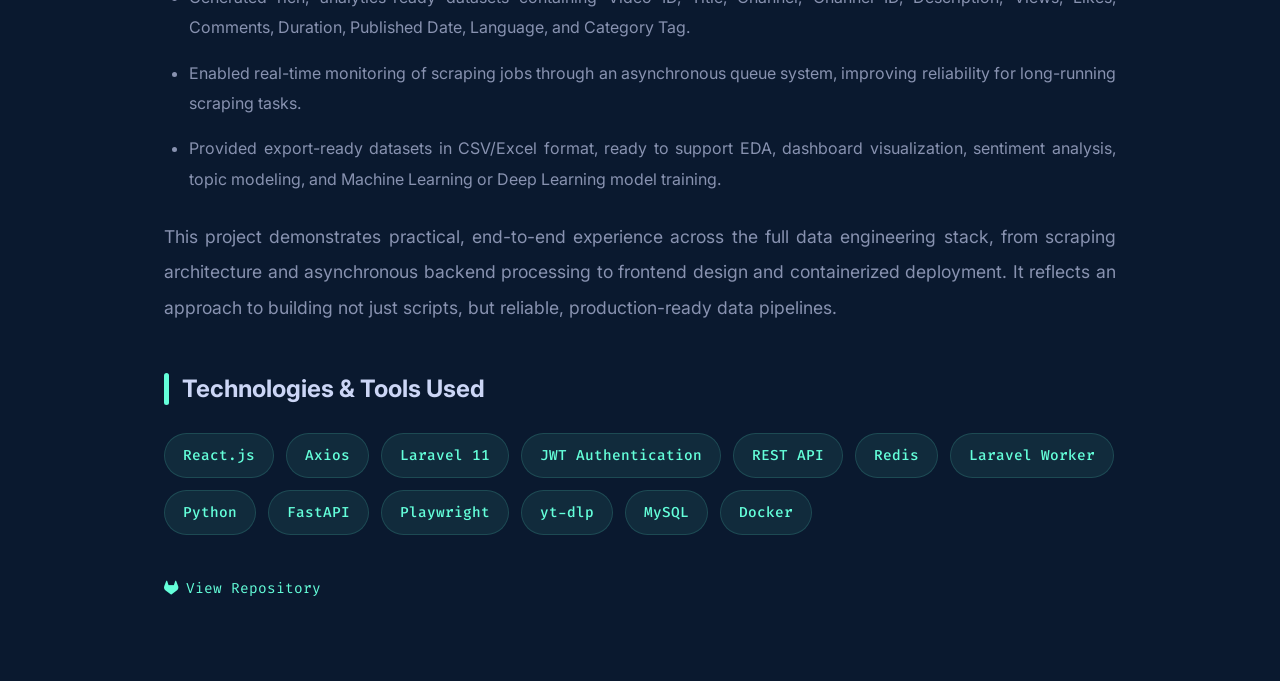
<file: details/automasi-scraping-youtube.html>
<!doctype html>
<html lang="en">
  <head>
    <meta charset="UTF-8" />
    <meta name="viewport" content="width=device-width, initial-scale=1.0" />
    <title>Project Details | YouTube Intelligent Dataset Generator</title>

    <link rel="stylesheet" href="../style.css" />
    <link rel="stylesheet" href="../project-detail.css" />
    <link
      href="https://fonts.googleapis.com/css2?family=Fira+Code:wght@400;500&family=Inter:wght@300;400;600;700&display=swap"
      rel="stylesheet"
    />

    <link
      rel="stylesheet"
      href="https://cdnjs.cloudflare.com/ajax/libs/font-awesome/6.4.0/css/all.min.css"
    />
  </head>

  <body>
    <nav>
      <div class="nav-container">
        <a href="../index.html" class="logo"> &lt;WOM /&gt; </a>

        <a href="../index.html" class="nav-back">
          <i class="fa-solid fa-arrow-left"></i>
          Back
        </a>
      </div>
    </nav>

    <div class="detail-container">
      <a href="../index.html" class="back-link">
        <i class="fa-solid fa-arrow-left"></i>
        Back to Home
      </a>

      <div class="card-badge">Data Engineering / Web Scraping</div>

      <h1 class="project-title">YouTube Intelligent Dataset Generator</h1>

      <div class="project-highlight">
        <div><i class="fas fa-robot"></i> Automation Pipeline</div>
        <div><i class="fas fa-database"></i> Dataset Generation</div>
        <div><i class="fas fa-code-branch"></i> Async Job Queue</div>
        <div><i class="fab fa-docker"></i> Dockerized</div>
      </div>

      <img
        src="../assets/images/Ytb2.png"
        alt="YouTube Intelligent Dataset Generator"
        class="main-detail-img"
      />
      <div class="project-stats">
        <div class="stat-box">
          <h3>3</h3>
          <p>Scraping Modes</p>
        </div>

        <div class="stat-box">
          <h3>12+</h3>
          <p>Metadata Attributes</p>
        </div>

        <div class="stat-box">
          <h3>100%</h3>
          <p>Automated Pipeline</p>
        </div>
      </div>

      <div class="detail-body">
        <h4>Situation (Business Background)</h4>

        <p>
          Data collection is often the biggest bottleneck in Machine Learning,
          Natural Language Processing (NLP), and Data Analytics projects.
          Manually gathering video metadata from platforms such as YouTube is
          time-consuming, inconsistent, and difficult to scale, especially when
          the dataset needs to cover multiple categories, trending topics, or
          specific keywords with reliable, structured metadata.
        </p>

        <p>
          This project was developed to solve that challenge by building an
          automation pipeline that collects, enriches, and structures YouTube
          Shorts data into a clean, analytics-ready dataset, without requiring
          any manual data gathering.
        </p>

        <h4>Task (Engineering Challenge)</h4>

        <p>
          The objective of this project was to design and build an end-to-end,
          scalable data pipeline capable of automatically scraping YouTube
          Shorts through multiple search strategies, enriching the results with
          complete metadata, tracking scraping jobs in real time, and exporting
          the final dataset in a format ready for analysis. My responsibilities
          covered the full system architecture, from the scraping engine and
          backend API to the frontend interface and containerized deployment.
        </p>

        <h4>Action (System Design & Development)</h4>

        <p>
          The system was built as a multi-service, Dockerized application
          combining a Python scraping engine, a Laravel backend, and a React
          frontend.
        </p>

        <img
          src="../assets/images/ytb4.png"
          alt="System Architecture and Workflow Diagram"
          class="main-detail-img"
        />

        <h5>1. Intelligence Scraper Engine (Python / FastAPI)</h5>

        <ul>
          <li>
            Built a FastAPI service that combines two scraping strategies:
            Playwright for headless browser automation and infinite scrolling
            on Trending mode, and yt-dlp for high-precision extraction on
            Keyword Search and Category Search modes.
          </li>
          <li>
            Implemented relevance filtering that matches search queries and
            category taxonomies against video titles, descriptions, channel
            names, and hashtags.
          </li>
          <li>
            Designed category-based taxonomy keywords for domains such as
            Education, Technology, Food, Gaming, and Finance to improve
            search precision.
          </li>
        </ul>

        <h5>2. Web Application & Queue Layer (Laravel 11)</h5>

        <ul>
          <li>
            Developed a REST API secured with JWT authentication to manage
            scraping jobs, users, and dataset requests.
          </li>
          <li>
            Implemented a Redis-backed message queue with Laravel Worker to
            process scraping requests asynchronously without blocking the main
            application.
          </li>
          <li>
            Built a job lifecycle system that tracks each scraping request
            through pending, processing, and completed states.
          </li>
        </ul>

        <h5>3. Frontend Interface (React.js)</h5>

        <ul>
          <li>
            Built an interactive interface using React.js and Axios to manage
            scraping jobs, monitor progress, and visualize results.
          </li>
          <li>
            Designed a straightforward export flow that allows users to
            download completed datasets directly in CSV or Excel format.
          </li>
        </ul>

        <h5>4. Infrastructure & Deployment</h5>

        <ul>
          <li>
            Containerized every service (frontend, backend, scraper engine,
            and database) using Docker to ensure consistent behavior across
            development and production environments.
          </li>
          <li>
            Used MySQL for data persistence and job history tracking across
            the platform.
          </li>
        </ul>

        <h4>Result (Impact & Outcomes)</h4>

        <p>
          The project successfully delivered a fully automated, scalable
          pipeline that removes the manual bottleneck from YouTube data
          collection and turns it into a repeatable, on-demand process.
        </p>

        <img
          src="../assets/images/ytb.png"
          alt="Dataset Result and Job Monitoring Output"
          class="main-detail-img"
        />

        <ul>
          <li>
            Automated data collection across three modes: Trending Shorts,
            Keyword Search, and Category Search.
          </li>
          <li>
            Generated rich, analytics-ready datasets containing Video ID,
            Title, Channel, Channel ID, Description, Views, Likes, Comments,
            Duration, Published Date, Language, and Category Tag.
          </li>
          <li>
            Enabled real-time monitoring of scraping jobs through an
            asynchronous queue system, improving reliability for long-running
            scraping tasks.
          </li>
          <li>
            Provided export-ready datasets in CSV/Excel format, ready to
            support EDA, dashboard visualization, sentiment analysis, topic
            modeling, and Machine Learning or Deep Learning model training.
          </li>
        </ul>

        <p>
          This project demonstrates practical, end-to-end experience across
          the full data engineering stack, from scraping architecture and
          asynchronous backend processing to frontend design and containerized
          deployment. It reflects an approach to building not just scripts,
          but reliable, production-ready data pipelines.
        </p>

        <h4>Technologies & Tools Used</h4>

        <div class="tech-stack">
          <span class="tag">React.js</span>
          <span class="tag">Axios</span>
          <span class="tag">Laravel 11</span>
          <span class="tag">JWT Authentication</span>
          <span class="tag">REST API</span>
          <span class="tag">Redis</span>
          <span class="tag">Laravel Worker</span>
          <span class="tag">Python</span>
          <span class="tag">FastAPI</span>
          <span class="tag">Playwright</span>
          <span class="tag">yt-dlp</span>
          <span class="tag">MySQL</span>
          <span class="tag">Docker</span>
        </div>

        <div class="project-links" style="margin-top: 30px">
          <a
            href="https://gitlab.com/wahyu-ozorah-manurung-group/automation-get-data"
            target="_blank"
            rel="noopener noreferrer"
            class="btn-detail"
          >
            <i class="fa-brands fa-gitlab"></i> View Repository
          </a>
        </div>
      </div>
    </div>
  </body>
</html>
</file>
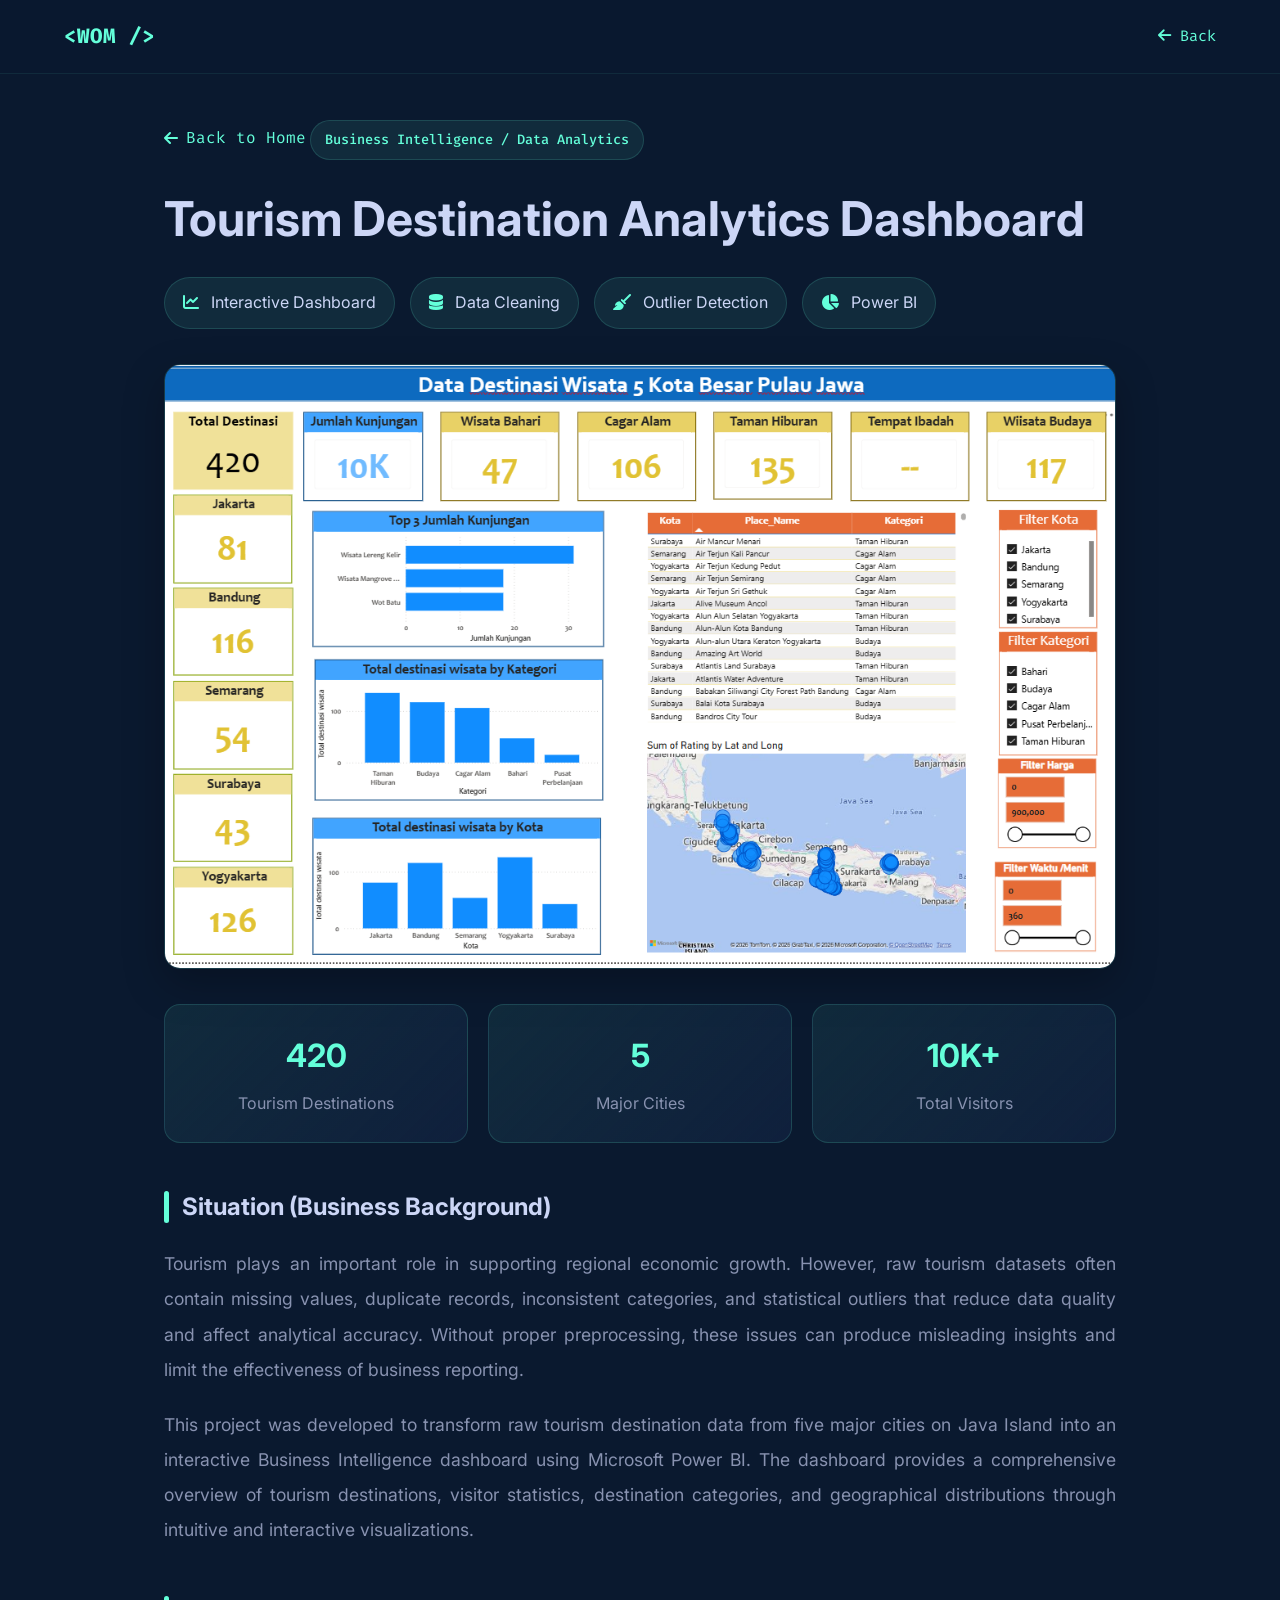
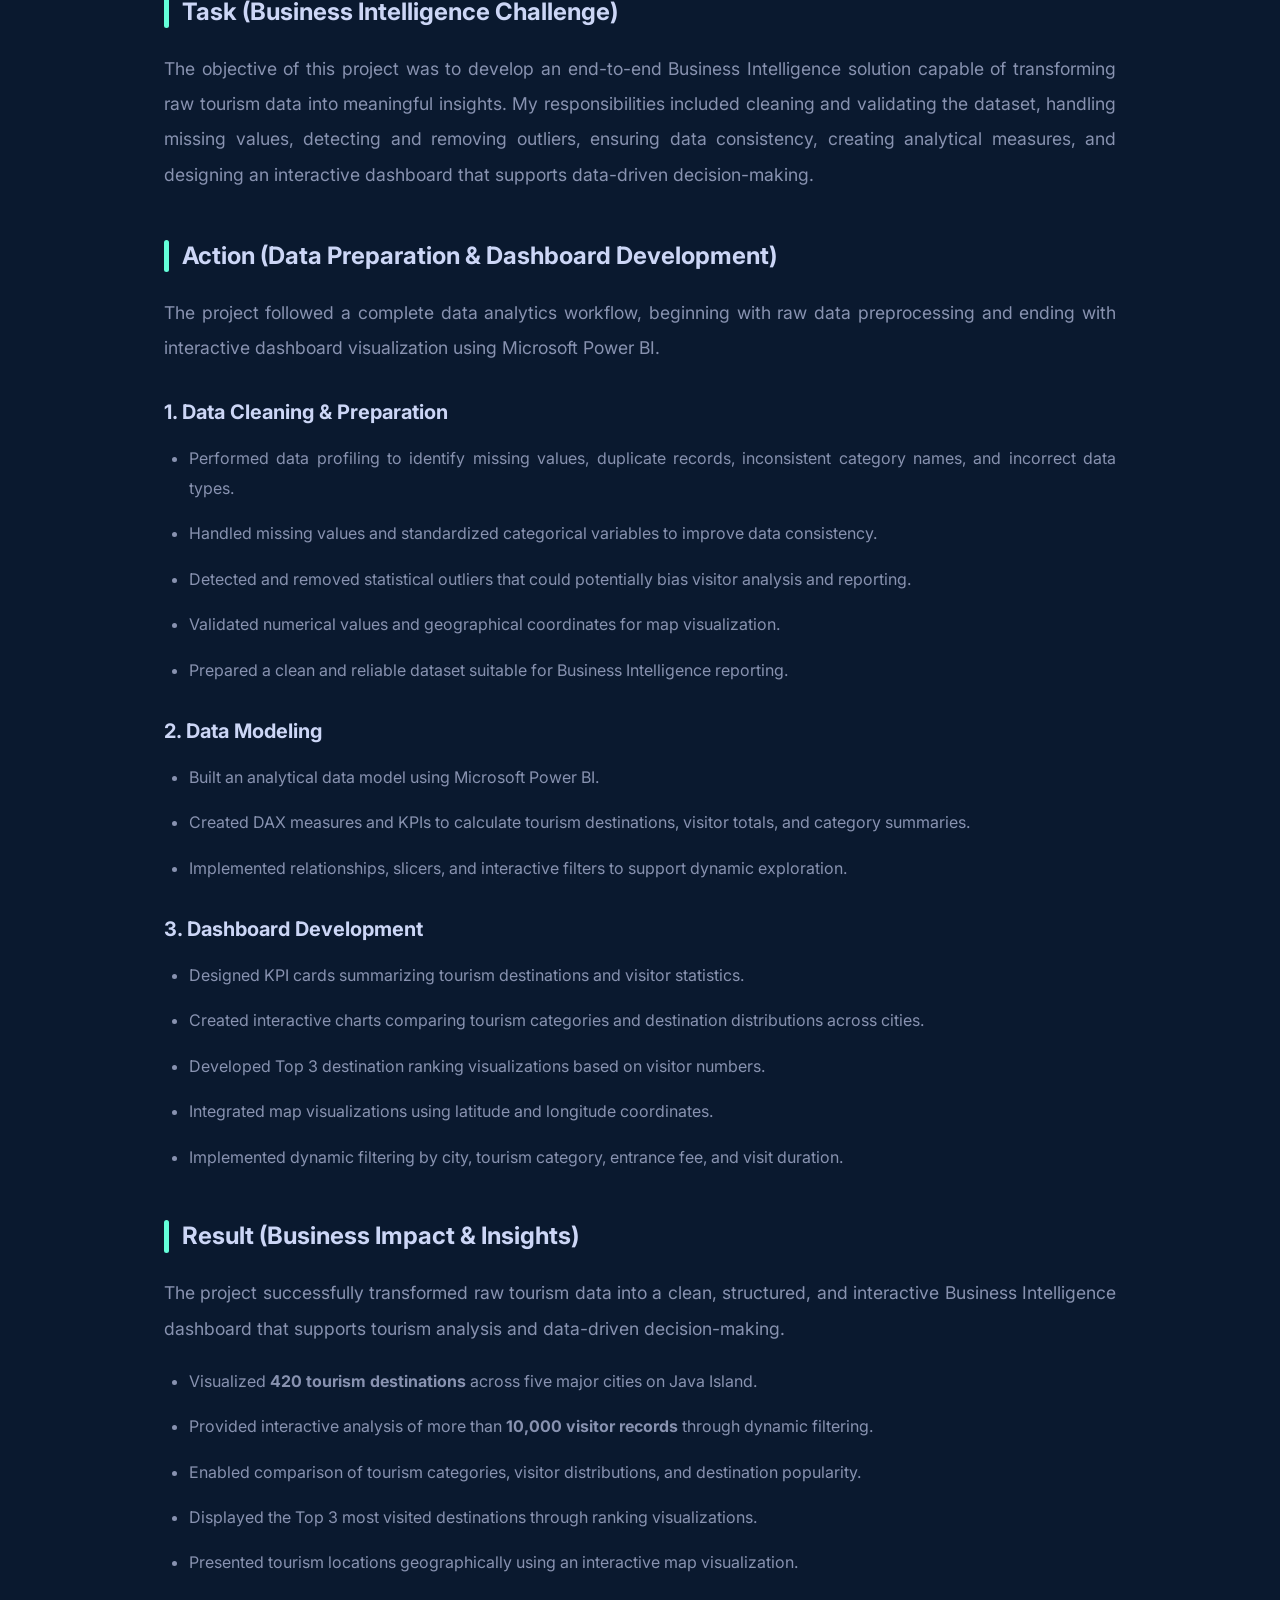
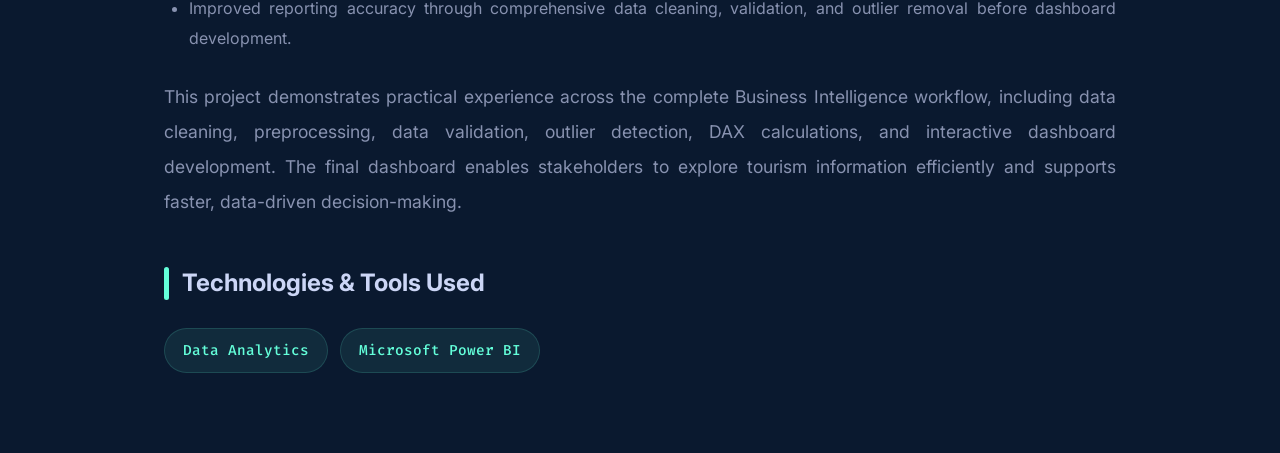
<file: details/data anlyst-destinasi wisata.html>
<!doctype html>
<html lang="en">
  <head>
    <meta charset="UTF-8" />
    <meta name="viewport" content="width=device-width, initial-scale=1.0" />
    <title>Project Details | Tourism Destination Dashboard</title>

    <link rel="stylesheet" href="../style.css" />
    <link rel="stylesheet" href="../project-detail.css" />
    <link
      href="https://fonts.googleapis.com/css2?family=Fira+Code:wght@400;500&family=Inter:wght@300;400;600;700&display=swap"
      rel="stylesheet"
    />

    <link
      rel="stylesheet"
      href="https://cdnjs.cloudflare.com/ajax/libs/font-awesome/6.4.0/css/all.min.css"
    />
    
  </head>

  <body>
    <nav>
      <div class="nav-container">
        <a href="../index.html" class="logo"> &lt;WOM /&gt; </a>

        <a href="../index.html" class="nav-back">
          <i class="fa-solid fa-arrow-left"></i>
          Back
        </a>
      </div>
    </nav>

    <div class="detail-container">
      <a href="../index.html" class="back-link">
        <i class="fa-solid fa-arrow-left"></i>
        Back to Home
      </a>

      <div class="card-badge">Business Intelligence / Data Analytics</div>

      <h1 class="project-title">Tourism Destination Analytics Dashboard</h1>

      <div class="project-highlight">
        <div><i class="fas fa-chart-line"></i> Interactive Dashboard</div>
        <div><i class="fas fa-database"></i> Data Cleaning</div>
        <div><i class="fas fa-broom"></i> Outlier Detection</div>
        <div><i class="fas fa-chart-pie"></i> Power BI</div>
      </div>

      <img
        src="../assets/images/destinasi-wisata.png"
        alt="Tourism Destination Dashboard"
        class="main-detail-img"
      />

      <div class="project-stats">
        <div class="stat-box">
          <h3>420</h3>
          <p>Tourism Destinations</p>
        </div>

        <div class="stat-box">
          <h3>5</h3>
          <p>Major Cities</p>
        </div>

        <div class="stat-box">
          <h3>10K+</h3>
          <p>Total Visitors</p>
        </div>
      </div>

      <div class="detail-body">
        <h4>Situation (Business Background)</h4>

        <p>
          Tourism plays an important role in supporting regional economic
          growth. However, raw tourism datasets often contain missing values,
          duplicate records, inconsistent categories, and statistical outliers
          that reduce data quality and affect analytical accuracy. Without
          proper preprocessing, these issues can produce misleading insights and
          limit the effectiveness of business reporting.
        </p>

        <p>
          This project was developed to transform raw tourism destination data
          from five major cities on Java Island into an interactive Business
          Intelligence dashboard using Microsoft Power BI. The dashboard
          provides a comprehensive overview of tourism destinations, visitor
          statistics, destination categories, and geographical distributions
          through intuitive and interactive visualizations.
        </p>

        <h4>Task (Business Intelligence Challenge)</h4>

        <p>
          The objective of this project was to develop an end-to-end Business
          Intelligence solution capable of transforming raw tourism data into
          meaningful insights. My responsibilities included cleaning and
          validating the dataset, handling missing values, detecting and
          removing outliers, ensuring data consistency, creating analytical
          measures, and designing an interactive dashboard that supports
          data-driven decision-making.
        </p>

        <h4>Action (Data Preparation & Dashboard Development)</h4>

        <p>
          The project followed a complete data analytics workflow, beginning
          with raw data preprocessing and ending with interactive dashboard
          visualization using Microsoft Power BI.
        </p>

        <h5>1. Data Cleaning & Preparation</h5>

        <ul>
          <li>
            Performed data profiling to identify missing values, duplicate
            records, inconsistent category names, and incorrect data types.
          </li>

          <li>
            Handled missing values and standardized categorical variables to
            improve data consistency.
          </li>

          <li>
            Detected and removed statistical outliers that could potentially
            bias visitor analysis and reporting.
          </li>

          <li>
            Validated numerical values and geographical coordinates for map
            visualization.
          </li>

          <li>
            Prepared a clean and reliable dataset suitable for Business
            Intelligence reporting.
          </li>
        </ul>

        <h5>2. Data Modeling</h5>

        <ul>
          <li>Built an analytical data model using Microsoft Power BI.</li>

          <li>
            Created DAX measures and KPIs to calculate tourism destinations,
            visitor totals, and category summaries.
          </li>

          <li>
            Implemented relationships, slicers, and interactive filters to
            support dynamic exploration.
          </li>
        </ul>

        <h5>3. Dashboard Development</h5>

        <ul>
          <li>
            Designed KPI cards summarizing tourism destinations and visitor
            statistics.
          </li>

          <li>
            Created interactive charts comparing tourism categories and
            destination distributions across cities.
          </li>

          <li>
            Developed Top 3 destination ranking visualizations based on visitor
            numbers.
          </li>

          <li>
            Integrated map visualizations using latitude and longitude
            coordinates.
          </li>

          <li>
            Implemented dynamic filtering by city, tourism category, entrance
            fee, and visit duration.
          </li>
        </ul>

        <h4>Result (Business Impact & Insights)</h4>

        <p>
          The project successfully transformed raw tourism data into a clean,
          structured, and interactive Business Intelligence dashboard that
          supports tourism analysis and data-driven decision-making.
        </p>

        <ul>
          <li>
            Visualized <strong>420 tourism destinations</strong> across five
            major cities on Java Island.
          </li>

          <li>
            Provided interactive analysis of more than
            <strong>10,000 visitor records</strong> through dynamic filtering.
          </li>

          <li>
            Enabled comparison of tourism categories, visitor distributions, and
            destination popularity.
          </li>

          <li>
            Displayed the Top 3 most visited destinations through ranking
            visualizations.
          </li>

          <li>
            Presented tourism locations geographically using an interactive map
            visualization.
          </li>

          <li>
            Improved reporting accuracy through comprehensive data cleaning,
            validation, and outlier removal before dashboard development.
          </li>
        </ul>

        <p>
          This project demonstrates practical experience across the complete
          Business Intelligence workflow, including data cleaning,
          preprocessing, data validation, outlier detection, DAX calculations,
          and interactive dashboard development. The final dashboard enables
          stakeholders to explore tourism information efficiently and supports
          faster, data-driven decision-making.
        </p>

        <h4>Technologies & Tools Used</h4>

        <div class="tech-stack">
          <span class="tag">Data Analytics</span>
          <span class="tag">Microsoft Power BI</span>
        </div>
      </div>
    </div>
  </body>
</html>
</file>
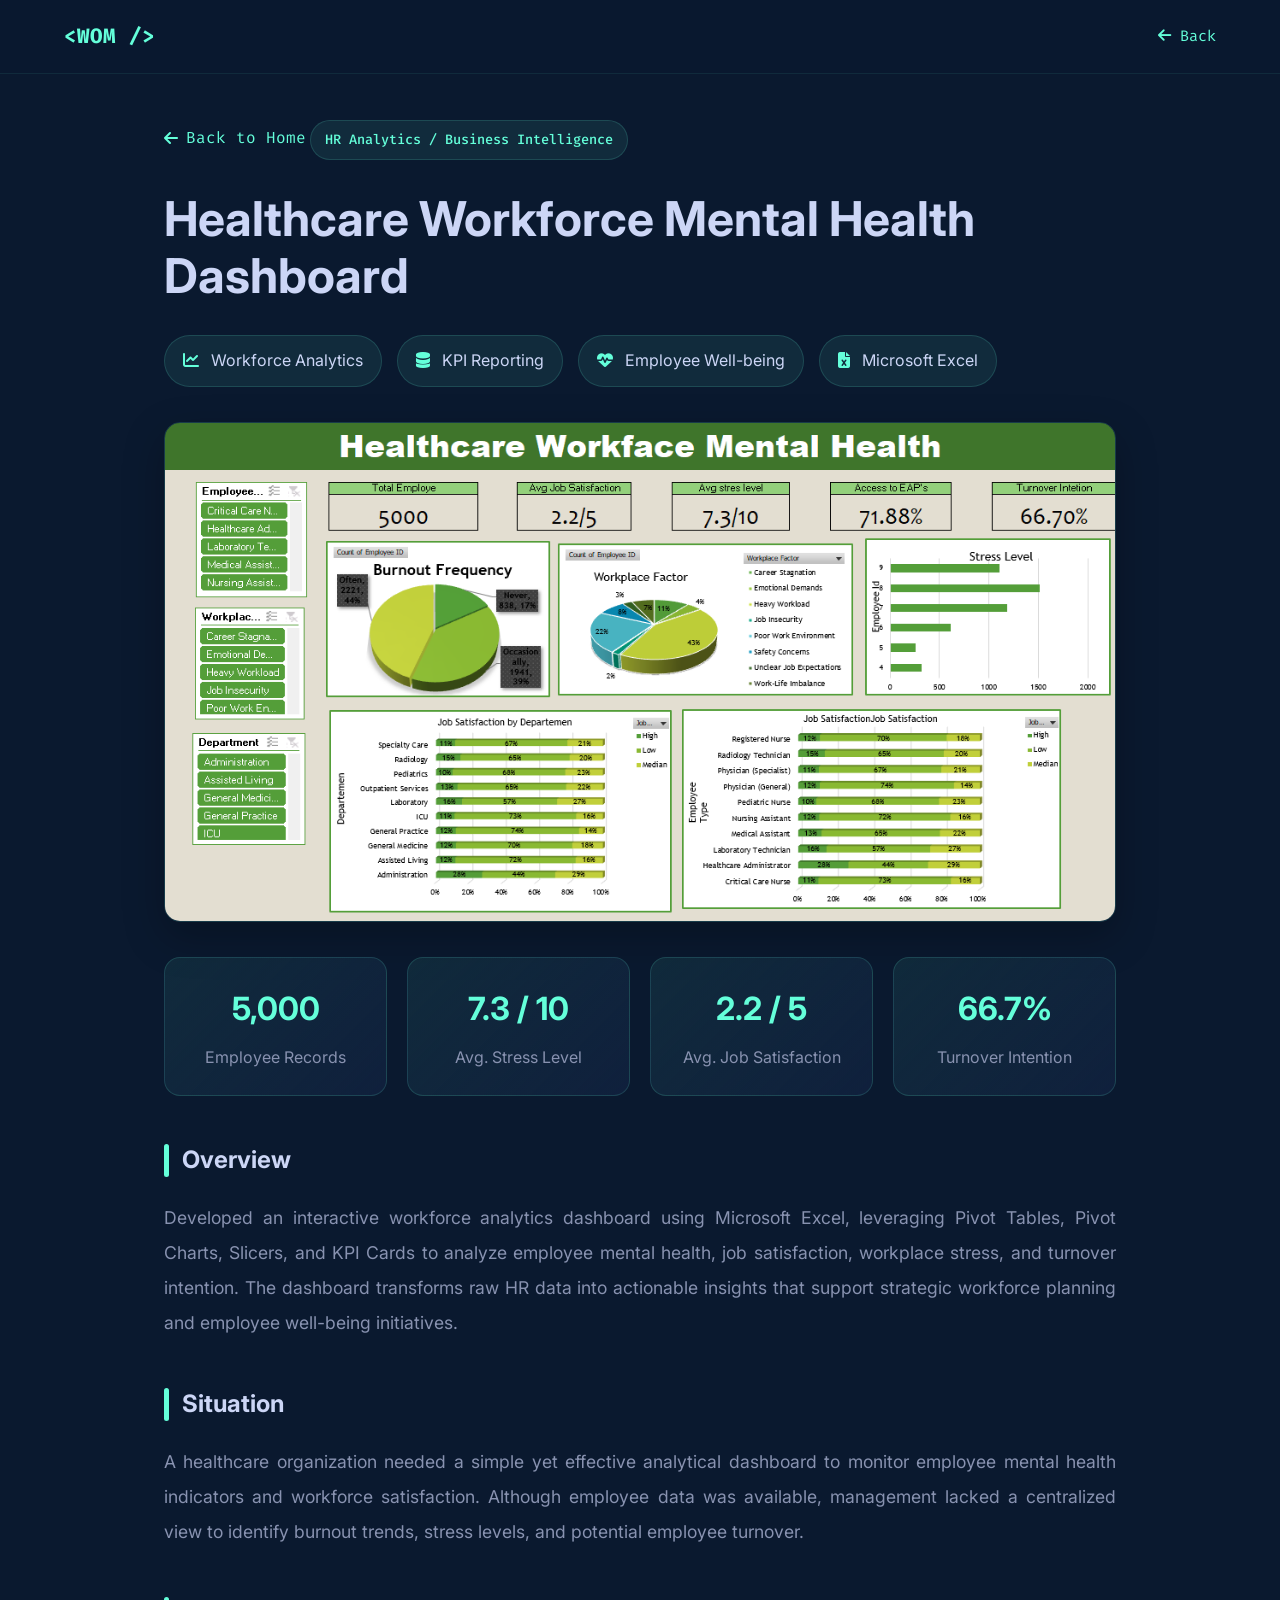
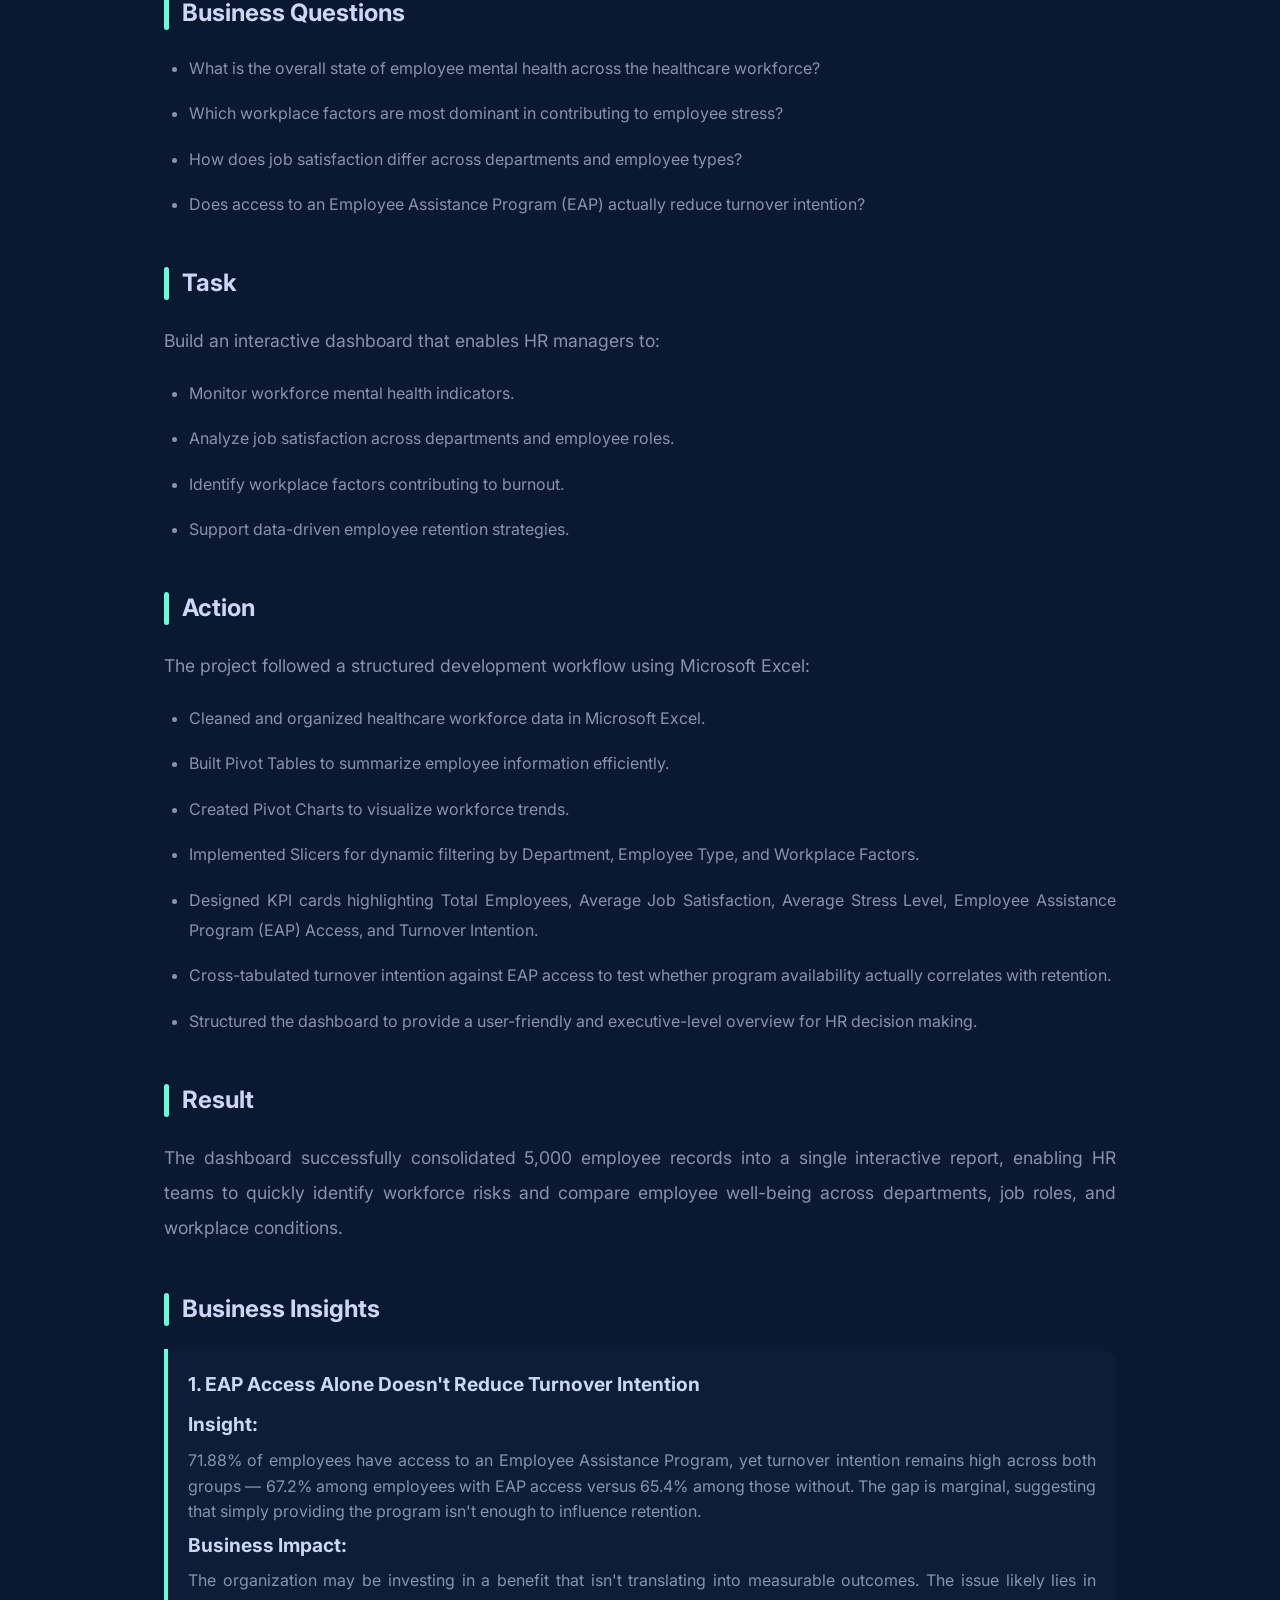
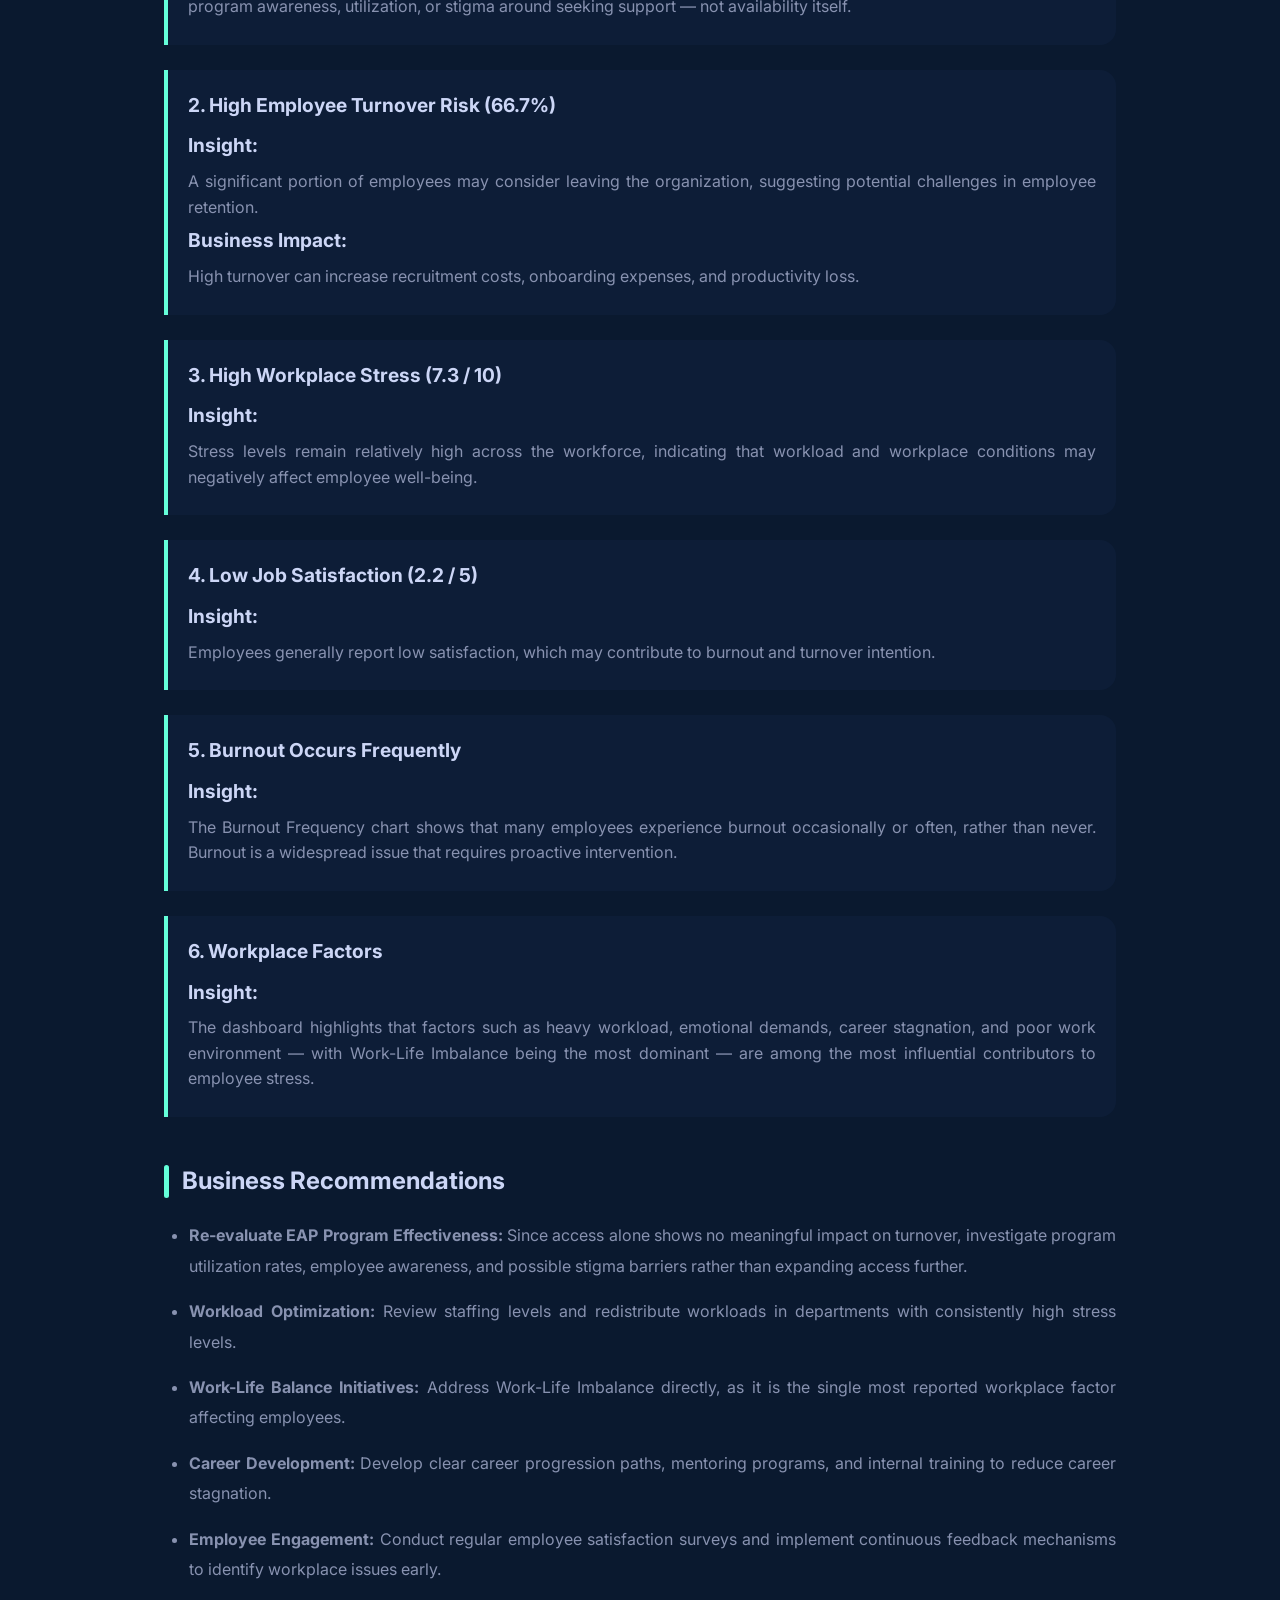
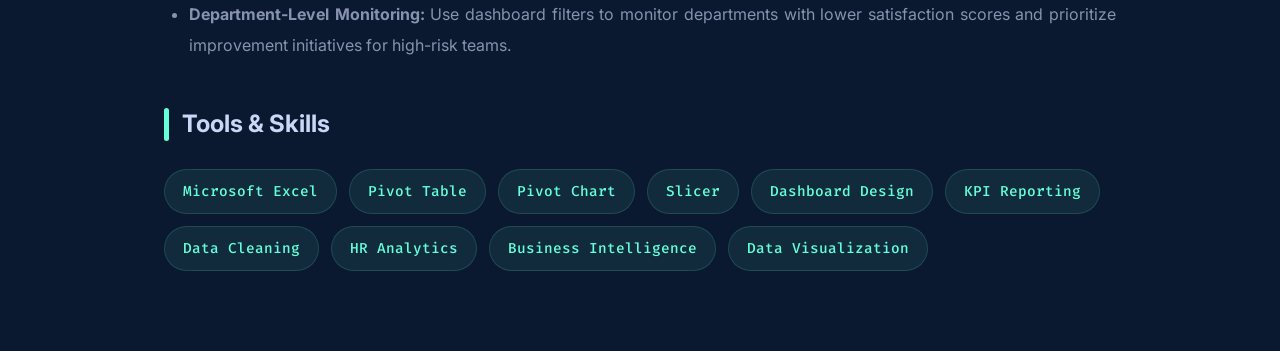
<file: details/healthcare.html>
<!doctype html>
<html lang="en">
  <head>
    <meta charset="UTF-8" />
    <meta name="viewport" content="width=device-width, initial-scale=1.0" />
    <title>Project Details | Healthcare Workforce Mental Health Dashboard</title>

    <link rel="stylesheet" href="../style.css" />
    <link rel="stylesheet" href="../project-detail.css" />
    <link
      href="https://fonts.googleapis.com/css2?family=Fira+Code:wght@400;500&family=Inter:wght@300;400;600;700&display=swap"
      rel="stylesheet"
    />

    <link
      rel="stylesheet"
      href="https://cdnjs.cloudflare.com/ajax/libs/font-awesome/6.4.0/css/all.min.css"
    />


  </head>

  <body>
    <nav>
      <div class="nav-container">
        <a href="../index.html" class="logo"> &lt;WOM /&gt; </a>

        <a href="../index.html" class="nav-back">
          <i class="fa-solid fa-arrow-left"></i>
          Back
        </a>
      </div>
    </nav>

    <div class="detail-container">
      <a href="../index.html" class="back-link">
        <i class="fa-solid fa-arrow-left"></i>
        Back to Home
      </a>

      <div class="card-badge">HR Analytics / Business Intelligence</div>

      <h1 class="project-title">Healthcare Workforce Mental Health Dashboard</h1>

      <div class="project-highlight">
        <div><i class="fas fa-chart-line"></i> Workforce Analytics</div>
        <div><i class="fas fa-database"></i> KPI Reporting</div>
        <div><i class="fas fa-heart-pulse"></i> Employee Well-being</div>
        <div><i class="fas fa-file-excel"></i> Microsoft Excel</div>
      </div>

      
      <img
        src="../assets/images/healthcare.png"
        alt="Healthcare Workforce Mental Health Dashboard"
        class="main-detail-img"
      />

      <div class="project-stats">
        <div class="stat-box">
          <h3>5,000</h3>
          <p>Employee Records</p>
        </div>

        <div class="stat-box">
          <h3>7.3 / 10</h3>
          <p>Avg. Stress Level</p>
        </div>

        <div class="stat-box">
          <h3>2.2 / 5</h3>
          <p>Avg. Job Satisfaction</p>
        </div>

        <div class="stat-box">
          <h3>66.7%</h3>
          <p>Turnover Intention</p>
        </div>
      </div>

      <div class="detail-body">
        <h4>Overview</h4>
        <p>
          Developed an interactive workforce analytics dashboard using Microsoft Excel, leveraging Pivot Tables, Pivot Charts, Slicers, and KPI Cards to analyze employee mental health, job satisfaction, workplace stress, and turnover intention. The dashboard transforms raw HR data into actionable insights that support strategic workforce planning and employee well-being initiatives.
        </p>

        <h4>Situation</h4>
        <p>
          A healthcare organization needed a simple yet effective analytical dashboard to monitor employee mental health indicators and workforce satisfaction. Although employee data was available, management lacked a centralized view to identify burnout trends, stress levels, and potential employee turnover.
        </p>

        <h4>Business Questions</h4>
        <ul>
          <li>What is the overall state of employee mental health across the healthcare workforce?</li>
          <li>Which workplace factors are most dominant in contributing to employee stress?</li>
          <li>How does job satisfaction differ across departments and employee types?</li>
          <li>Does access to an Employee Assistance Program (EAP) actually reduce turnover intention?</li>
        </ul>

        <h4>Task</h4>
        <p>
          Build an interactive dashboard that enables HR managers to:
        </p>
        <ul>
          <li>Monitor workforce mental health indicators.</li>
          <li>Analyze job satisfaction across departments and employee roles.</li>
          <li>Identify workplace factors contributing to burnout.</li>
          <li>Support data-driven employee retention strategies.</li>
        </ul>

        <h4>Action</h4>
        <p>
          The project followed a structured development workflow using Microsoft Excel:
        </p>
        <ul>
          <li>Cleaned and organized healthcare workforce data in Microsoft Excel.</li>
          <li>Built Pivot Tables to summarize employee information efficiently.</li>
          <li>Created Pivot Charts to visualize workforce trends.</li>
          <li>Implemented Slicers for dynamic filtering by Department, Employee Type, and Workplace Factors.</li>
          <li>Designed KPI cards highlighting Total Employees, Average Job Satisfaction, Average Stress Level, Employee Assistance Program (EAP) Access, and Turnover Intention.</li>
          <li>Cross-tabulated turnover intention against EAP access to test whether program availability actually correlates with retention.</li>
          <li>Structured the dashboard to provide a user-friendly and executive-level overview for HR decision making.</li>
        </ul>

        <h4>Result</h4>
        <p>
          The dashboard successfully consolidated 5,000 employee records into a single interactive report, enabling HR teams to quickly identify workforce risks and compare employee well-being across departments, job roles, and workplace conditions.
        </p>

        <h4>Business Insights</h4>

        <div class="insight-box">
          <strong>1. EAP Access Alone Doesn't Reduce Turnover Intention</strong>
          <div class="insight-details">
            <p><strong>Insight:</strong> 71.88% of employees have access to an Employee Assistance Program, yet turnover intention remains high across both groups — 67.2% among employees with EAP access versus 65.4% among those without. The gap is marginal, suggesting that simply providing the program isn't enough to influence retention.</p>
            <p><strong>Business Impact:</strong> The organization may be investing in a benefit that isn't translating into measurable outcomes. The issue likely lies in program awareness, utilization, or stigma around seeking support — not availability itself.</p>
          </div>
        </div>

        <div class="insight-box">
          <strong>2. High Employee Turnover Risk (66.7%)</strong>
          <div class="insight-details">
            <p><strong>Insight:</strong> A significant portion of employees may consider leaving the organization, suggesting potential challenges in employee retention.</p>
            <p><strong>Business Impact:</strong> High turnover can increase recruitment costs, onboarding expenses, and productivity loss.</p>
          </div>
        </div>

        <div class="insight-box">
          <strong>3. High Workplace Stress (7.3 / 10)</strong>
          <div class="insight-details">
            <p><strong>Insight:</strong> Stress levels remain relatively high across the workforce, indicating that workload and workplace conditions may negatively affect employee well-being.</p>
          </div>
        </div>

        <div class="insight-box">
          <strong>4. Low Job Satisfaction (2.2 / 5)</strong>
          <div class="insight-details">
            <p><strong>Insight:</strong> Employees generally report low satisfaction, which may contribute to burnout and turnover intention.</p>
          </div>
        </div>

        <div class="insight-box">
          <strong>5. Burnout Occurs Frequently</strong>
          <div class="insight-details">
            <p><strong>Insight:</strong> The Burnout Frequency chart shows that many employees experience burnout occasionally or often, rather than never. Burnout is a widespread issue that requires proactive intervention.</p>
          </div>
        </div>

        <div class="insight-box">
          <strong>6. Workplace Factors</strong>
          <div class="insight-details">
            <p><strong>Insight:</strong> The dashboard highlights that factors such as heavy workload, emotional demands, career stagnation, and poor work environment — with Work-Life Imbalance being the most dominant — are among the most influential contributors to employee stress.</p>
          </div>
        </div>

        <h4>Business Recommendations</h4>
        <ul>
          <li><strong>Re-evaluate EAP Program Effectiveness:</strong> Since access alone shows no meaningful impact on turnover, investigate program utilization rates, employee awareness, and possible stigma barriers rather than expanding access further.</li>
          <li><strong>Workload Optimization:</strong> Review staffing levels and redistribute workloads in departments with consistently high stress levels.</li>
          <li><strong>Work-Life Balance Initiatives:</strong> Address Work-Life Imbalance directly, as it is the single most reported workplace factor affecting employees.</li>
          <li><strong>Career Development:</strong> Develop clear career progression paths, mentoring programs, and internal training to reduce career stagnation.</li>
          <li><strong>Employee Engagement:</strong> Conduct regular employee satisfaction surveys and implement continuous feedback mechanisms to identify workplace issues early.</li>
          <li><strong>Department-Level Monitoring:</strong> Use dashboard filters to monitor departments with lower satisfaction scores and prioritize improvement initiatives for high-risk teams.</li>
        </ul>

        <h4>Tools & Skills</h4>
        <div class="tech-stack">
          <span class="tag">Microsoft Excel</span>
          <span class="tag">Pivot Table</span>
          <span class="tag">Pivot Chart</span>
          <span class="tag">Slicer</span>
          <span class="tag">Dashboard Design</span>
          <span class="tag">KPI Reporting</span>
          <span class="tag">Data Cleaning</span>
          <span class="tag">HR Analytics</span>
          <span class="tag">Business Intelligence</span>
          <span class="tag">Data Visualization</span>
        </div>
      </div>
    </div>
  </body>
</html>
</file>
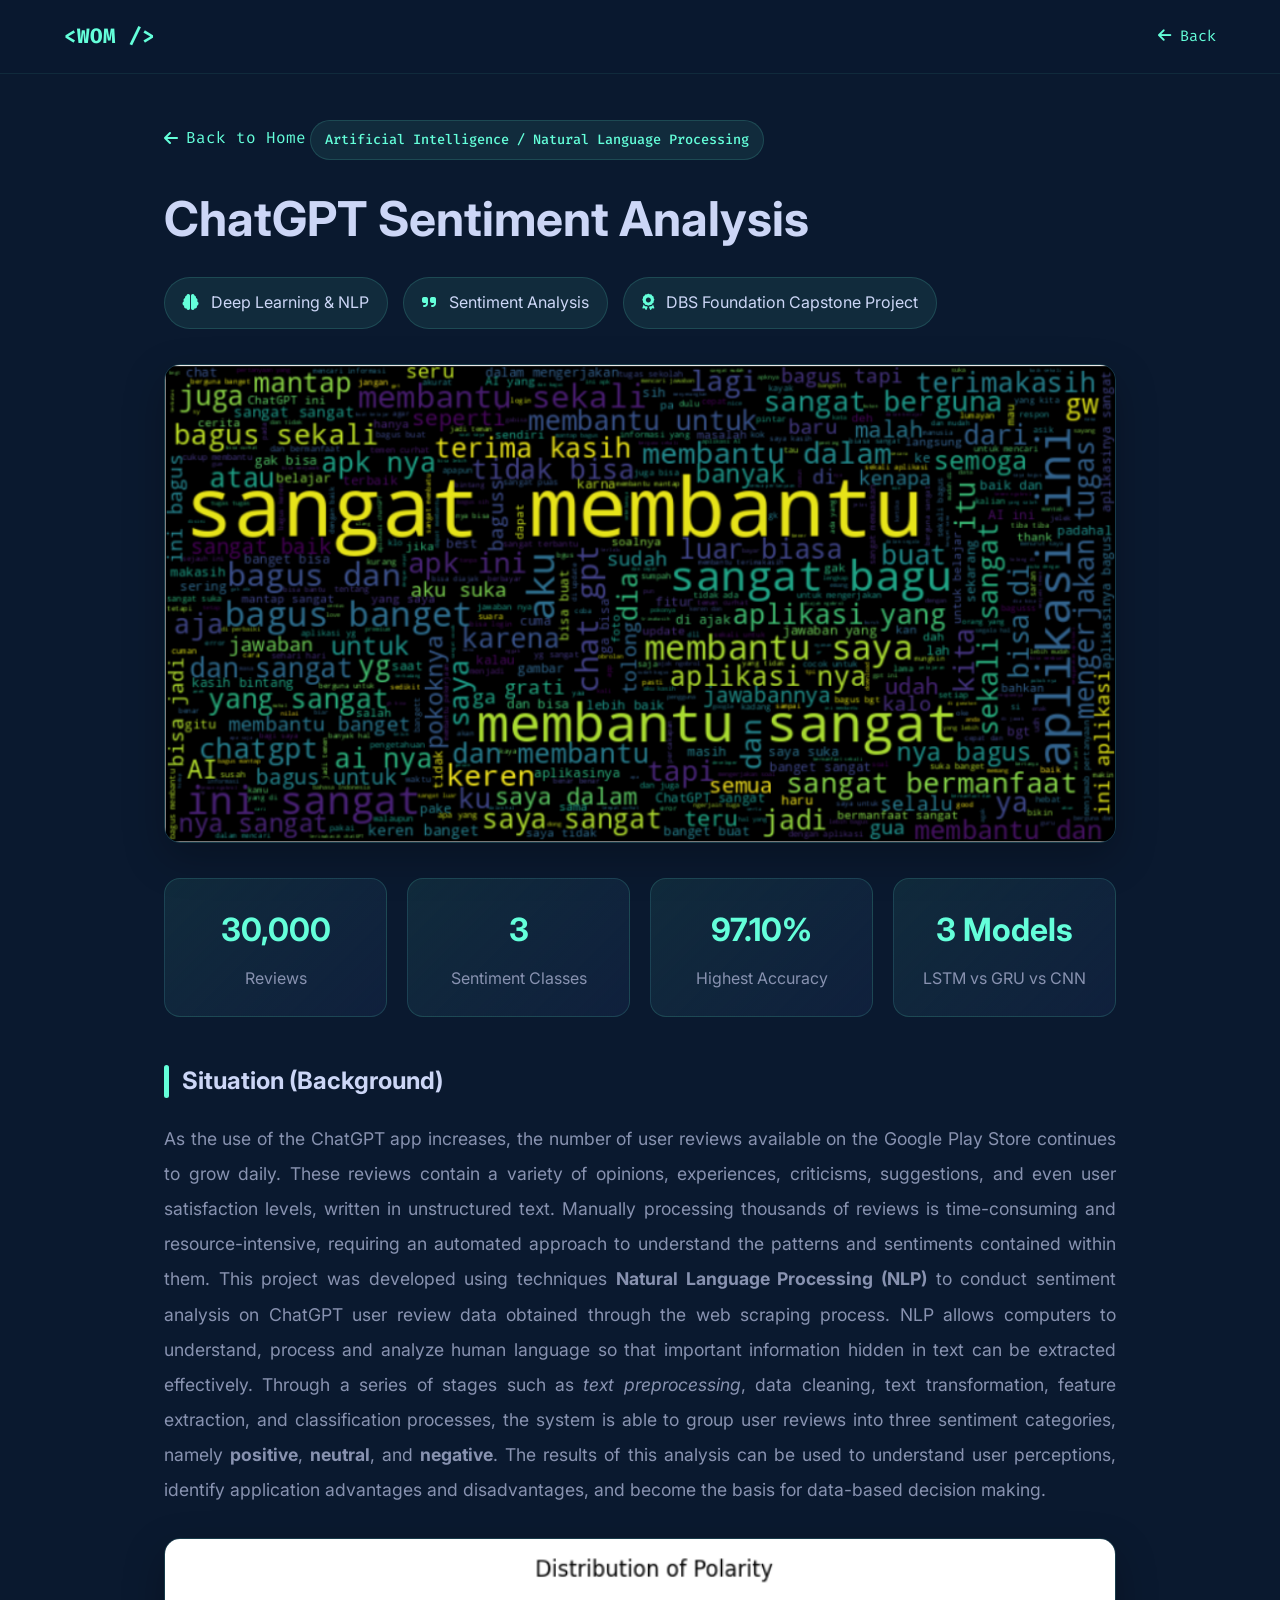
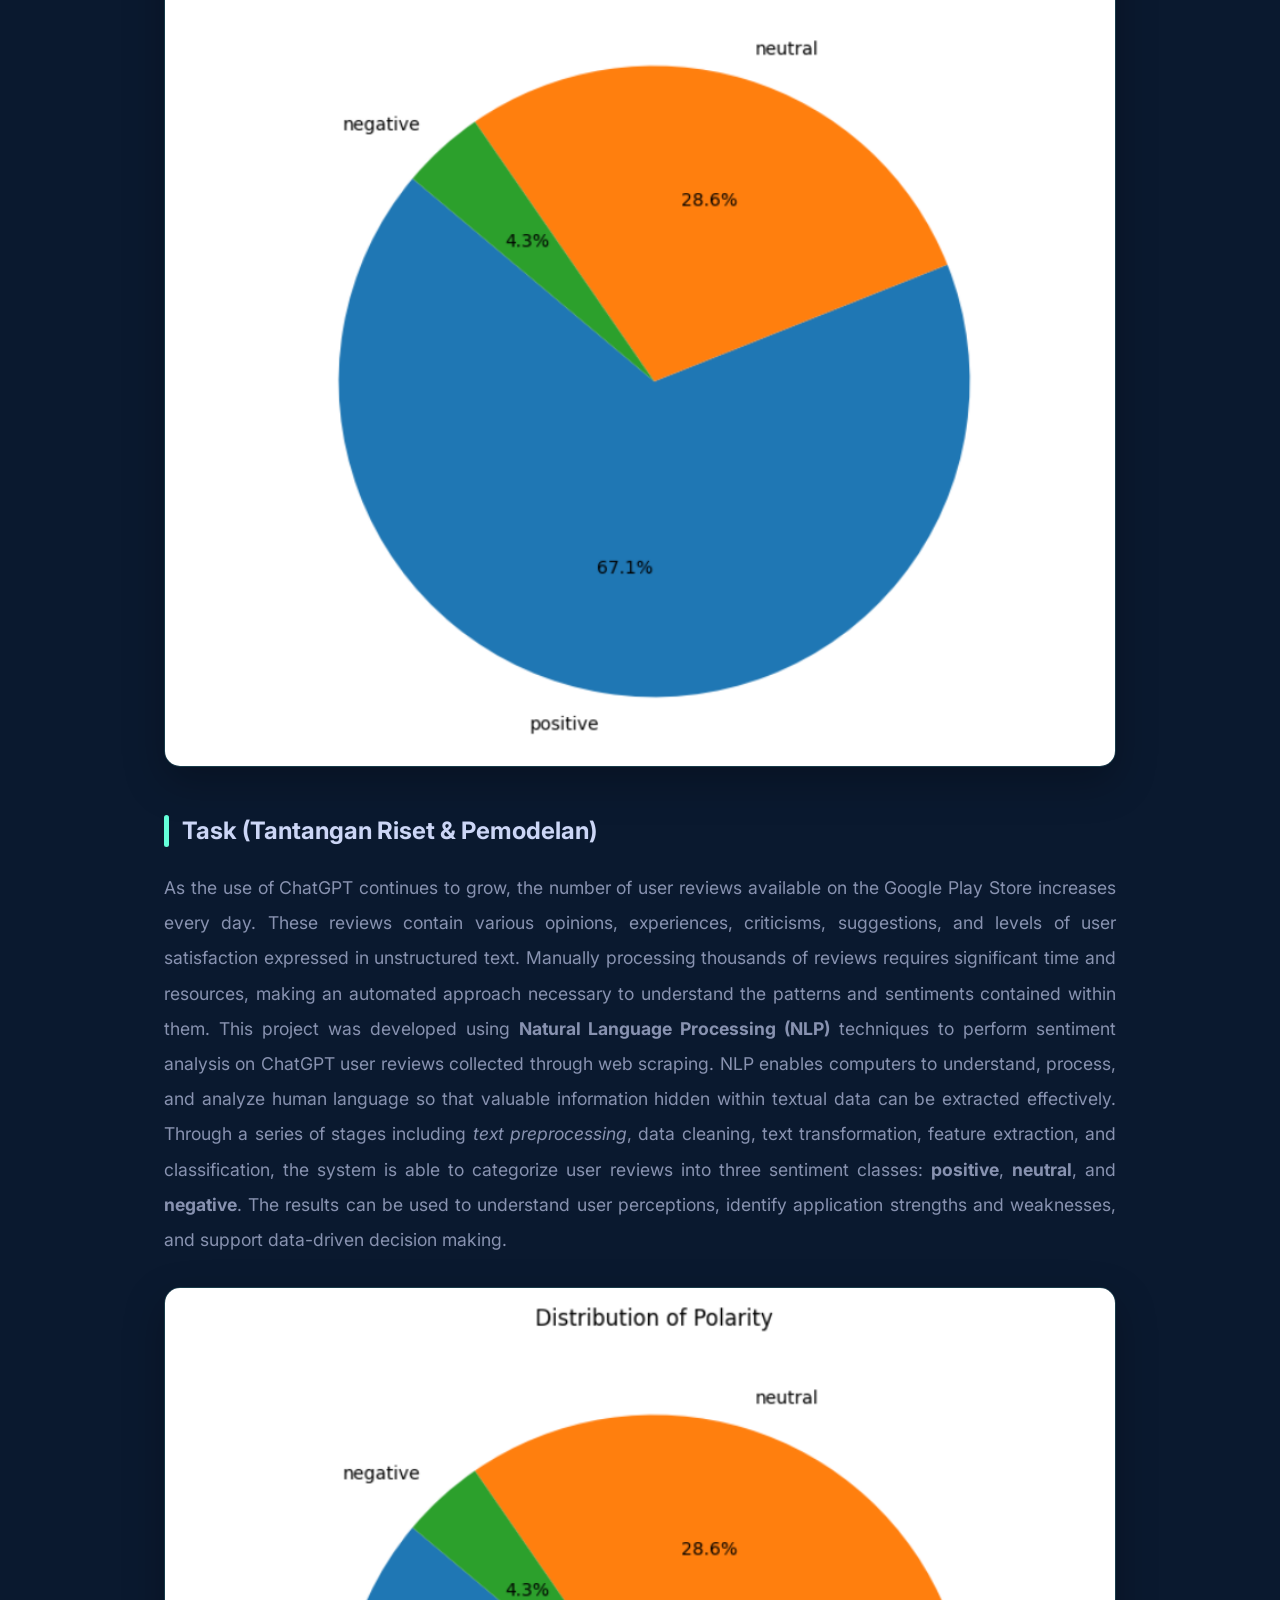
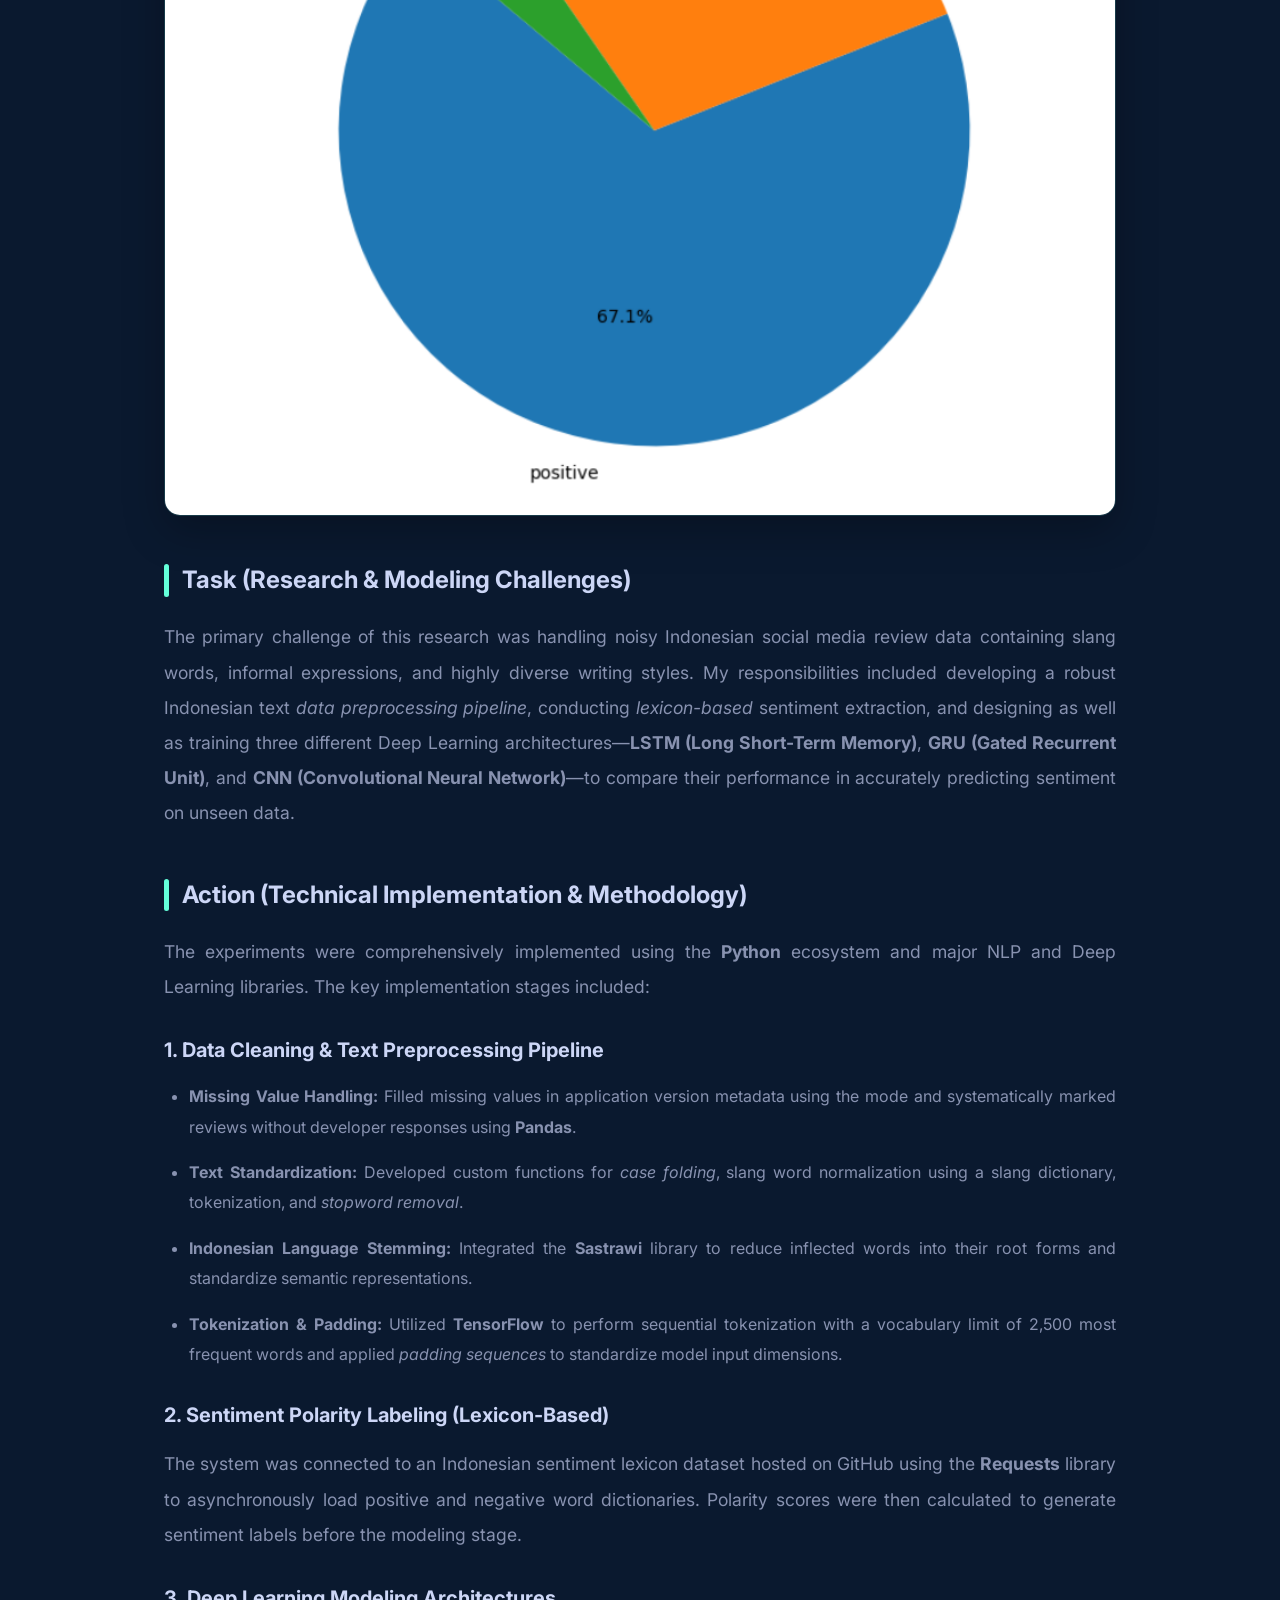
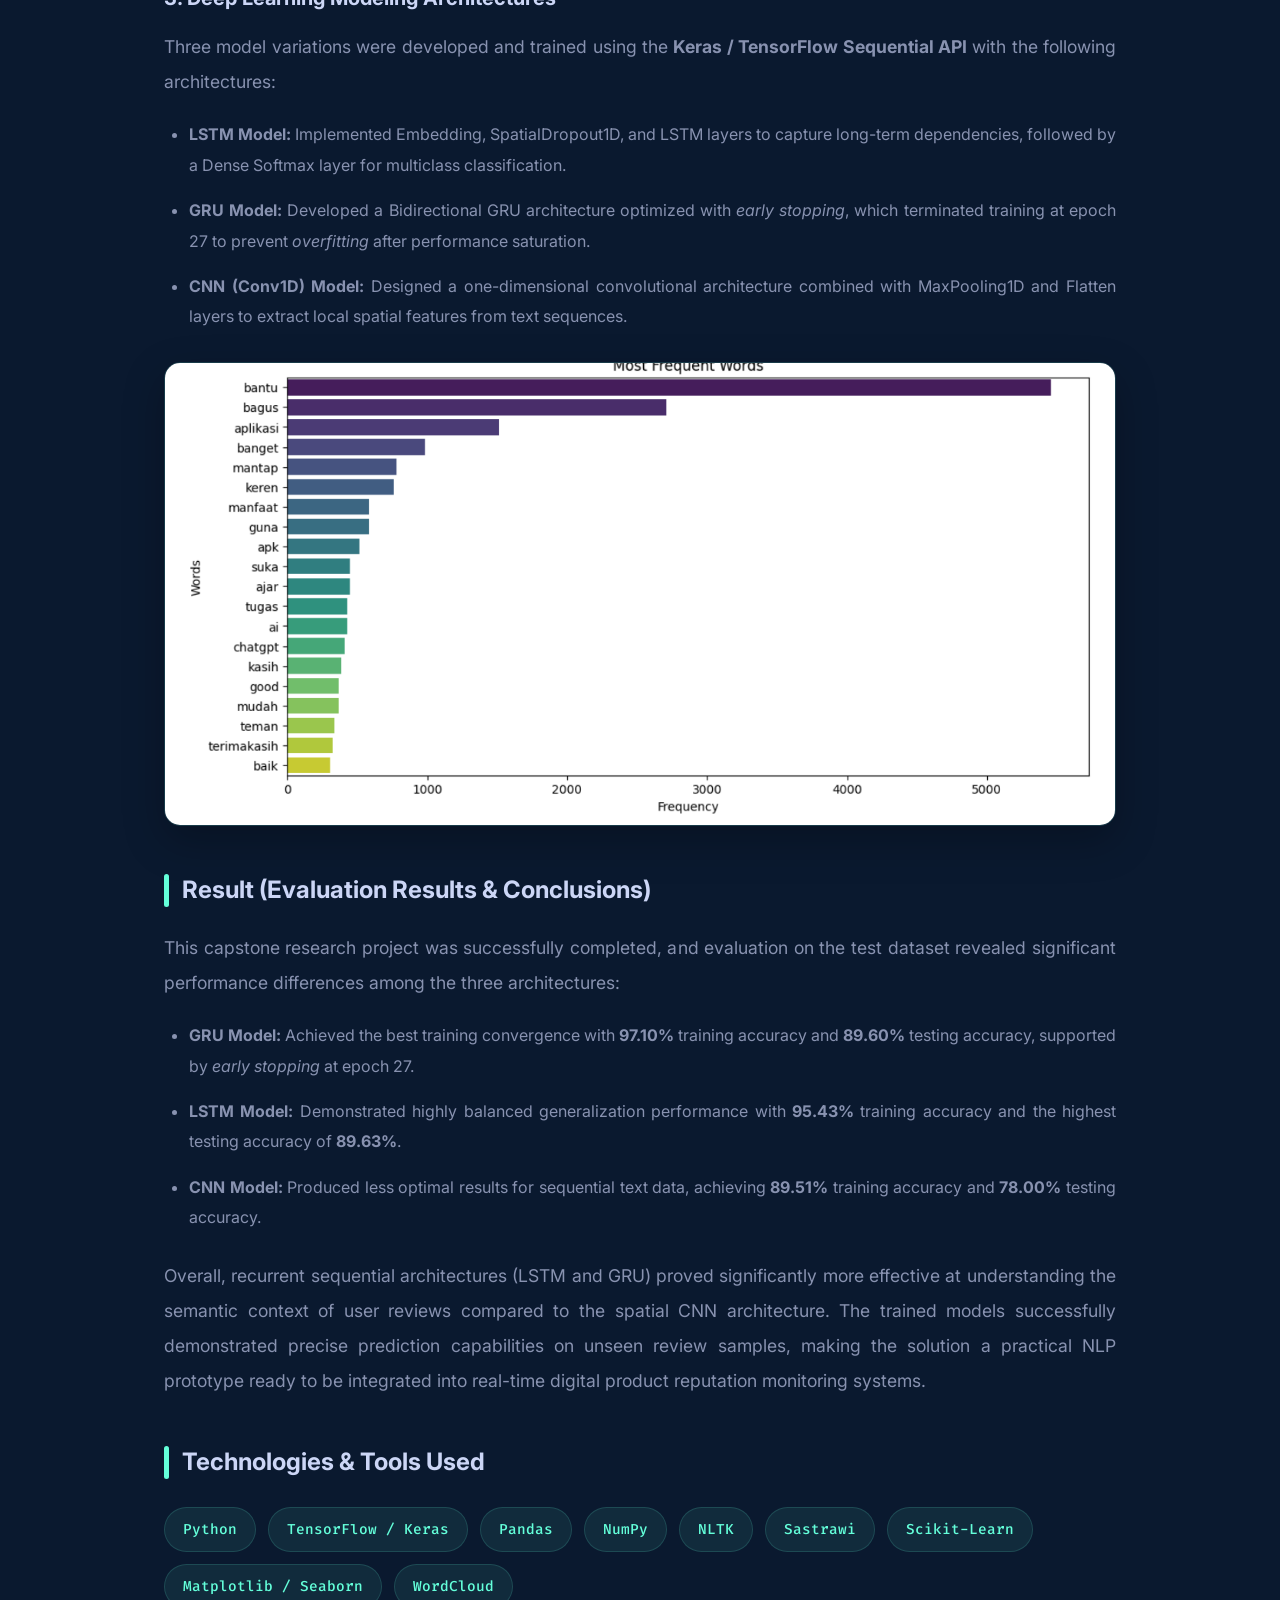
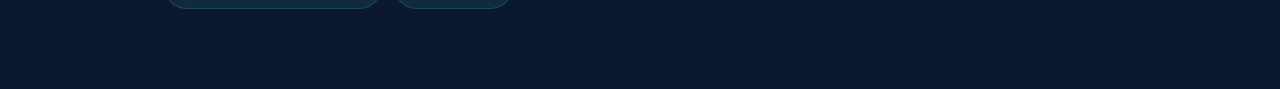
<file: details/nlp.html>
<!DOCTYPE html>
<html lang="en">
<head>
    <meta charset="UTF-8">
    <meta name="viewport" content="width=device-width, initial-scale=1.0">
    <title>Project Details | ChatGPT Sentiment Analysis</title>
    <link rel="stylesheet" href="../style.css">
    <link rel="stylesheet" href="../project-detail.css" />
    <link href="https://fonts.googleapis.com/css2?family=Fira+Code:wght@400;500&family=Inter:wght@300;400;600;700&display=swap" rel="stylesheet">
    <link rel="stylesheet" href="https://cdnjs.cloudflare.com/ajax/libs/font-awesome/6.4.0/css/all.min.css">
    
</head>
<body>

    <nav>
        <div class="nav-container">
            <a href="../index.html" class="logo">&lt;WOM /&gt;</a>
            <a href="../index.html" class="nav-back">
                <i class="fa-solid fa-arrow-left"></i> Back
            </a>
        </div>
    </nav>

    <div class="detail-container">

        <a href="../index.html" class="back-link">
            <i class="fa-solid fa-arrow-left"></i>
            Back to Home
        </a>

        <div class="card-badge">
            Artificial Intelligence / Natural Language Processing
        </div>

        <h1 class="project-title">
            ChatGPT Sentiment Analysis
        </h1>

        <div class="project-highlight">
            <div><i class="fas fa-brain"></i> Deep Learning & NLP</div>
            <div><i class="fas fa-quote-right"></i> Sentiment Analysis</div>
            <div><i class="fas fa-award"></i> DBS Foundation Capstone Project</div>
        </div>

        <img src="../assets/images/nlp1.png"
             alt="ChatGPT Sentiment Analysis"
             class="main-detail-img">

        <div class="project-stats">
            <div class="stat-box">
                <h3>30,000</h3>
                <p>Reviews</p>

            </div>

            <div class="stat-box">
                <h3>3</h3>
                <p>Sentiment Classes</p>
            </div>

            <div class="stat-box">
                <h3>97.10%</h3>

                <p>Highest Accuracy</p>
            </div>

            <div class="stat-box">
                <h3>3 Models</h3>
                <p>LSTM vs GRU vs CNN</p>
            </div>
        </div>

        <div class="detail-body">


            <h4>Situation (Background)</h4>

        <p>
            As the use of the ChatGPT app increases, the number of user reviews available on the Google Play Store continues to grow daily. These reviews contain a variety of opinions, experiences, criticisms, suggestions, and even user satisfaction levels, written in unstructured text. Manually processing thousands of reviews is time-consuming and resource-intensive, requiring an automated approach to understand the patterns and sentiments contained within them. This project was developed using techniques <strong>Natural Language Processing (NLP)</strong> to conduct sentiment analysis on ChatGPT user review data obtained through the web scraping process. NLP allows computers to understand, process and analyze human language so that important information hidden in text can be extracted effectively. Through a series of stages such as <em>text preprocessing</em>, data cleaning, text transformation, feature extraction, and classification processes, the system is able to group user reviews into three sentiment categories, namely <strong>positive</strong>, <strong>neutral</strong>, and <strong>negative</strong>. The results of this analysis can be used to understand user perceptions, identify application advantages and disadvantages, and become the basis for data-based decision making.
        </p>

            <img src="../assets/images/nlp2.png"
                 alt="WordCloud Ulasan"
                 class="main-detail-img">

            <h4>Task (Tantangan Riset & Pemodelan)</h4>

            <p>
                As the use of ChatGPT continues to grow, the number of user reviews available on the Google Play Store increases every day. These reviews contain various opinions, experiences, criticisms, suggestions, and levels of user satisfaction expressed in unstructured text. Manually processing thousands of reviews requires significant time and resources, making an automated approach necessary to understand the patterns and sentiments contained within them. This project was developed using <strong>Natural Language Processing (NLP)</strong> techniques to perform sentiment analysis on ChatGPT user reviews collected through web scraping. NLP enables computers to understand, process, and analyze human language so that valuable information hidden within textual data can be extracted effectively. Through a series of stages including <em>text preprocessing</em>, data cleaning, text transformation, feature extraction, and classification, the system is able to categorize user reviews into three sentiment classes: <strong>positive</strong>, <strong>neutral</strong>, and <strong>negative</strong>. The results can be used to understand user perceptions, identify application strengths and weaknesses, and support data-driven decision making.
            </p>

            <img src="../assets/images/nlp2.png"
                 alt="Review Word Cloud"
                 class="main-detail-img">

            <h4>Task (Research & Modeling Challenges)</h4>
            <p>
                The primary challenge of this research was handling noisy Indonesian social media review data containing slang words, informal expressions, and highly diverse writing styles. My responsibilities included developing a robust Indonesian text <em>data preprocessing pipeline</em>, conducting <em>lexicon-based</em> sentiment extraction, and designing as well as training three different Deep Learning architectures—<strong>LSTM (Long Short-Term Memory)</strong>, <strong>GRU (Gated Recurrent Unit)</strong>, and <strong>CNN (Convolutional Neural Network)</strong>—to compare their performance in accurately predicting sentiment on unseen data.
            </p>

            <h4>Action (Technical Implementation & Methodology)</h4>
            <p>
                The experiments were comprehensively implemented using the <strong>Python</strong> ecosystem and major NLP and Deep Learning libraries. The key implementation stages included:
            </p>

            <h5>1. Data Cleaning & Text Preprocessing Pipeline</h5>
            <ul>
                <li><strong>Missing Value Handling:</strong> Filled missing values in application version metadata using the mode and systematically marked reviews without developer responses using <strong>Pandas</strong>.</li>

                <li><strong>Text Standardization:</strong> Developed custom functions for <em>case folding</em>, slang word normalization using a slang dictionary, tokenization, and <em>stopword removal</em>.</li>

                <li><strong>Indonesian Language Stemming:</strong> Integrated the <strong>Sastrawi</strong> library to reduce inflected words into their root forms and standardize semantic representations.</li>

                <li><strong>Tokenization & Padding:</strong> Utilized <strong>TensorFlow</strong> to perform sequential tokenization with a vocabulary limit of 2,500 most frequent words and applied <em>padding sequences</em> to standardize model input dimensions.</li>
            </ul>

            <h5>2. Sentiment Polarity Labeling (Lexicon-Based)</h5>
            <p>
                The system was connected to an Indonesian sentiment lexicon dataset hosted on GitHub using the <strong>Requests</strong> library to asynchronously load positive and negative word dictionaries. Polarity scores were then calculated to generate sentiment labels before the modeling stage.
            </p>

            <h5>3. Deep Learning Modeling Architectures</h5>
            <p>
                Three model variations were developed and trained using the <strong>Keras / TensorFlow Sequential API</strong> with the following architectures:
            </p>

            <ul>
                <li><strong>LSTM Model:</strong> Implemented Embedding, SpatialDropout1D, and LSTM layers to capture long-term dependencies, followed by a Dense Softmax layer for multiclass classification.</li>

                <li><strong>GRU Model:</strong> Developed a Bidirectional GRU architecture optimized with <em>early stopping</em>, which terminated training at epoch 27 to prevent <em>overfitting</em> after performance saturation.</li>

                <li><strong>CNN (Conv1D) Model:</strong> Designed a one-dimensional convolutional architecture combined with MaxPooling1D and Flatten layers to extract local spatial features from text sequences.</li>
            </ul>

            <img src="../assets/images/nlp3.png"
                 alt="Model Accuracy Evaluation"
                 class="main-detail-img">

            <h4>Result (Evaluation Results & Conclusions)</h4>
            <p>
                This capstone research project was successfully completed, and evaluation on the test dataset revealed significant performance differences among the three architectures:
            </p>

            <ul>
                <li><strong>GRU Model:</strong> Achieved the best training convergence with <strong>97.10%</strong> training accuracy and <strong>89.60%</strong> testing accuracy, supported by <em>early stopping</em> at epoch 27.</li>

                <li><strong>LSTM Model:</strong> Demonstrated highly balanced generalization performance with <strong>95.43%</strong> training accuracy and the highest testing accuracy of <strong>89.63%</strong>.</li>

                <li><strong>CNN Model:</strong> Produced less optimal results for sequential text data, achieving <strong>89.51%</strong> training accuracy and <strong>78.00%</strong> testing accuracy.</li>
            </ul>

            <p>
                Overall, recurrent sequential architectures (LSTM and GRU) proved significantly more effective at understanding the semantic context of user reviews compared to the spatial CNN architecture. The trained models successfully demonstrated precise prediction capabilities on unseen review samples, making the solution a practical NLP prototype ready to be integrated into real-time digital product reputation monitoring systems.
            </p>

            <h4>Technologies & Tools Used</h4>
            <div class="tech-stack">
                <span class="tag">Python</span>
                <span class="tag">TensorFlow / Keras</span>
                <span class="tag">Pandas</span>
                <span class="tag">NumPy</span>
                <span class="tag">NLTK</span>
                <span class="tag">Sastrawi</span>
                <span class="tag">Scikit-Learn</span>
                <span class="tag">Matplotlib / Seaborn</span>
                <span class="tag">WordCloud</span>
            </div>

        </div>
    </div>

</body>
</html>
</file>
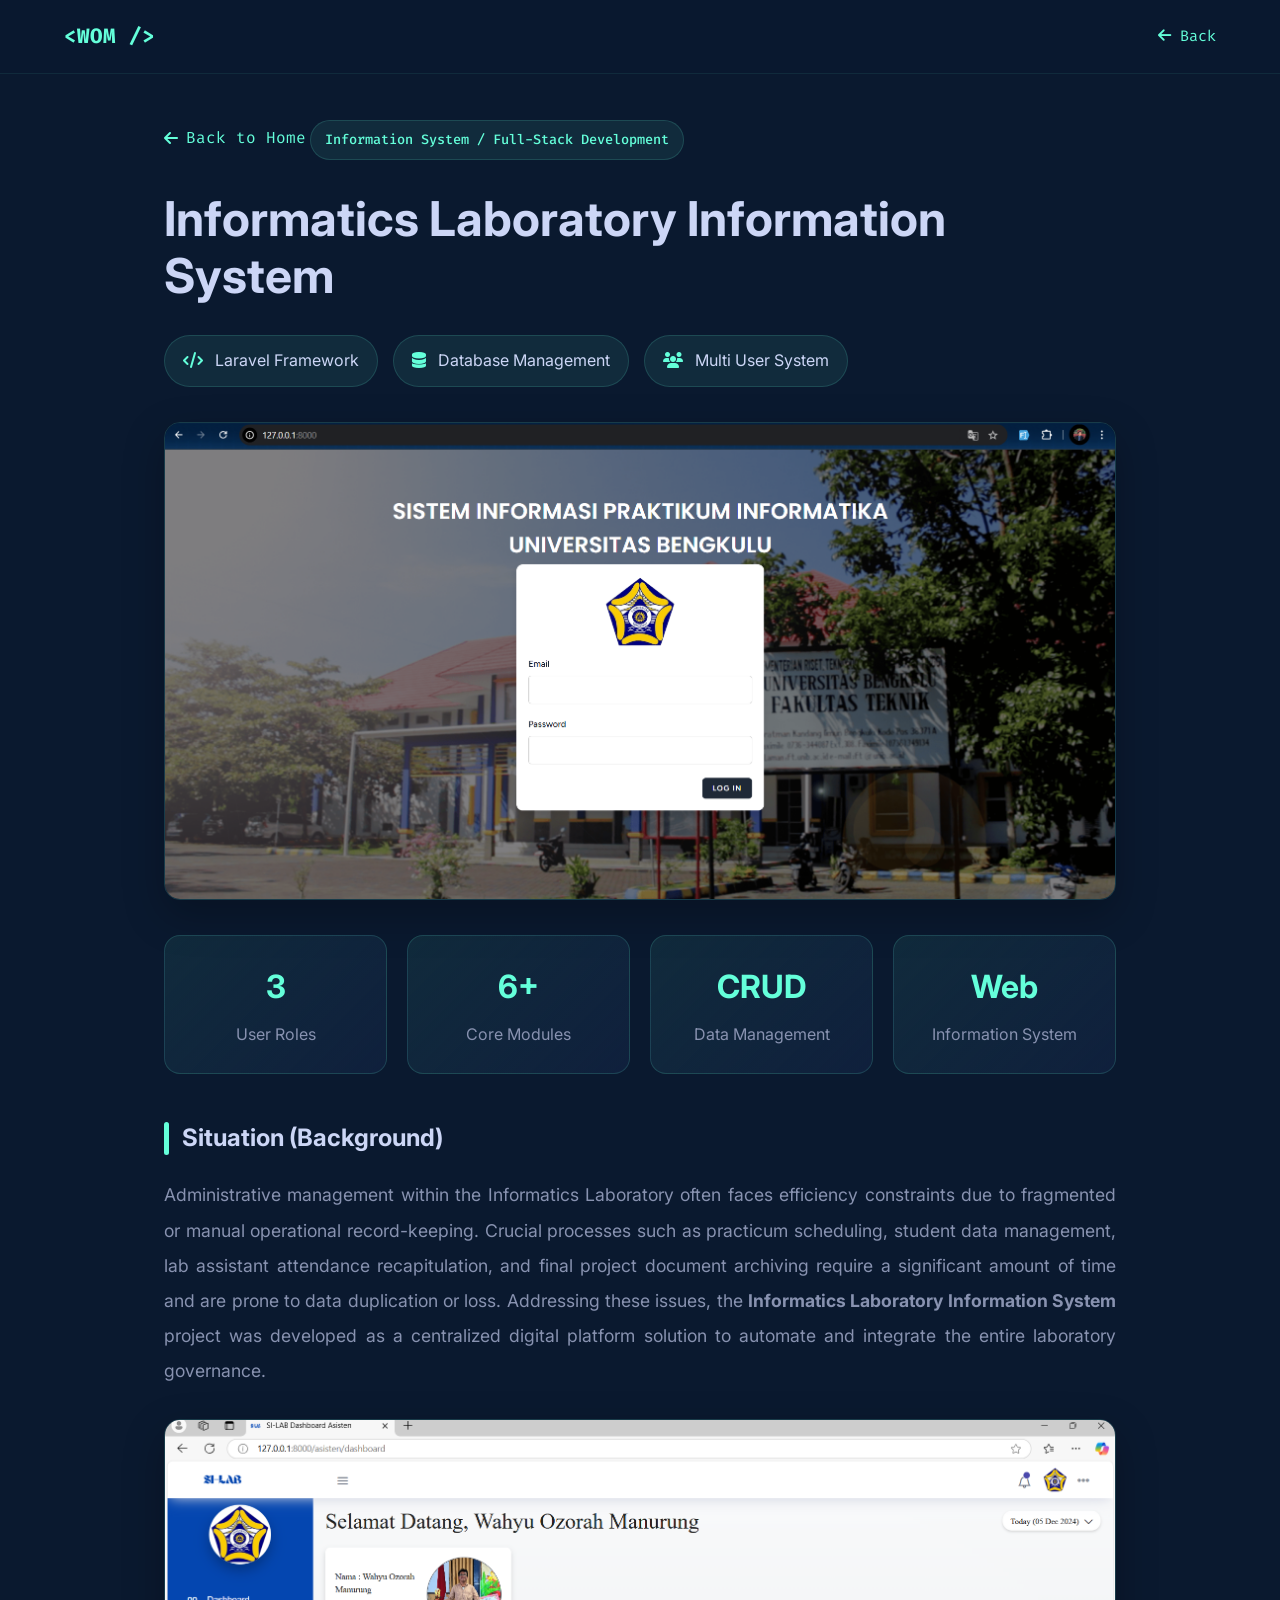
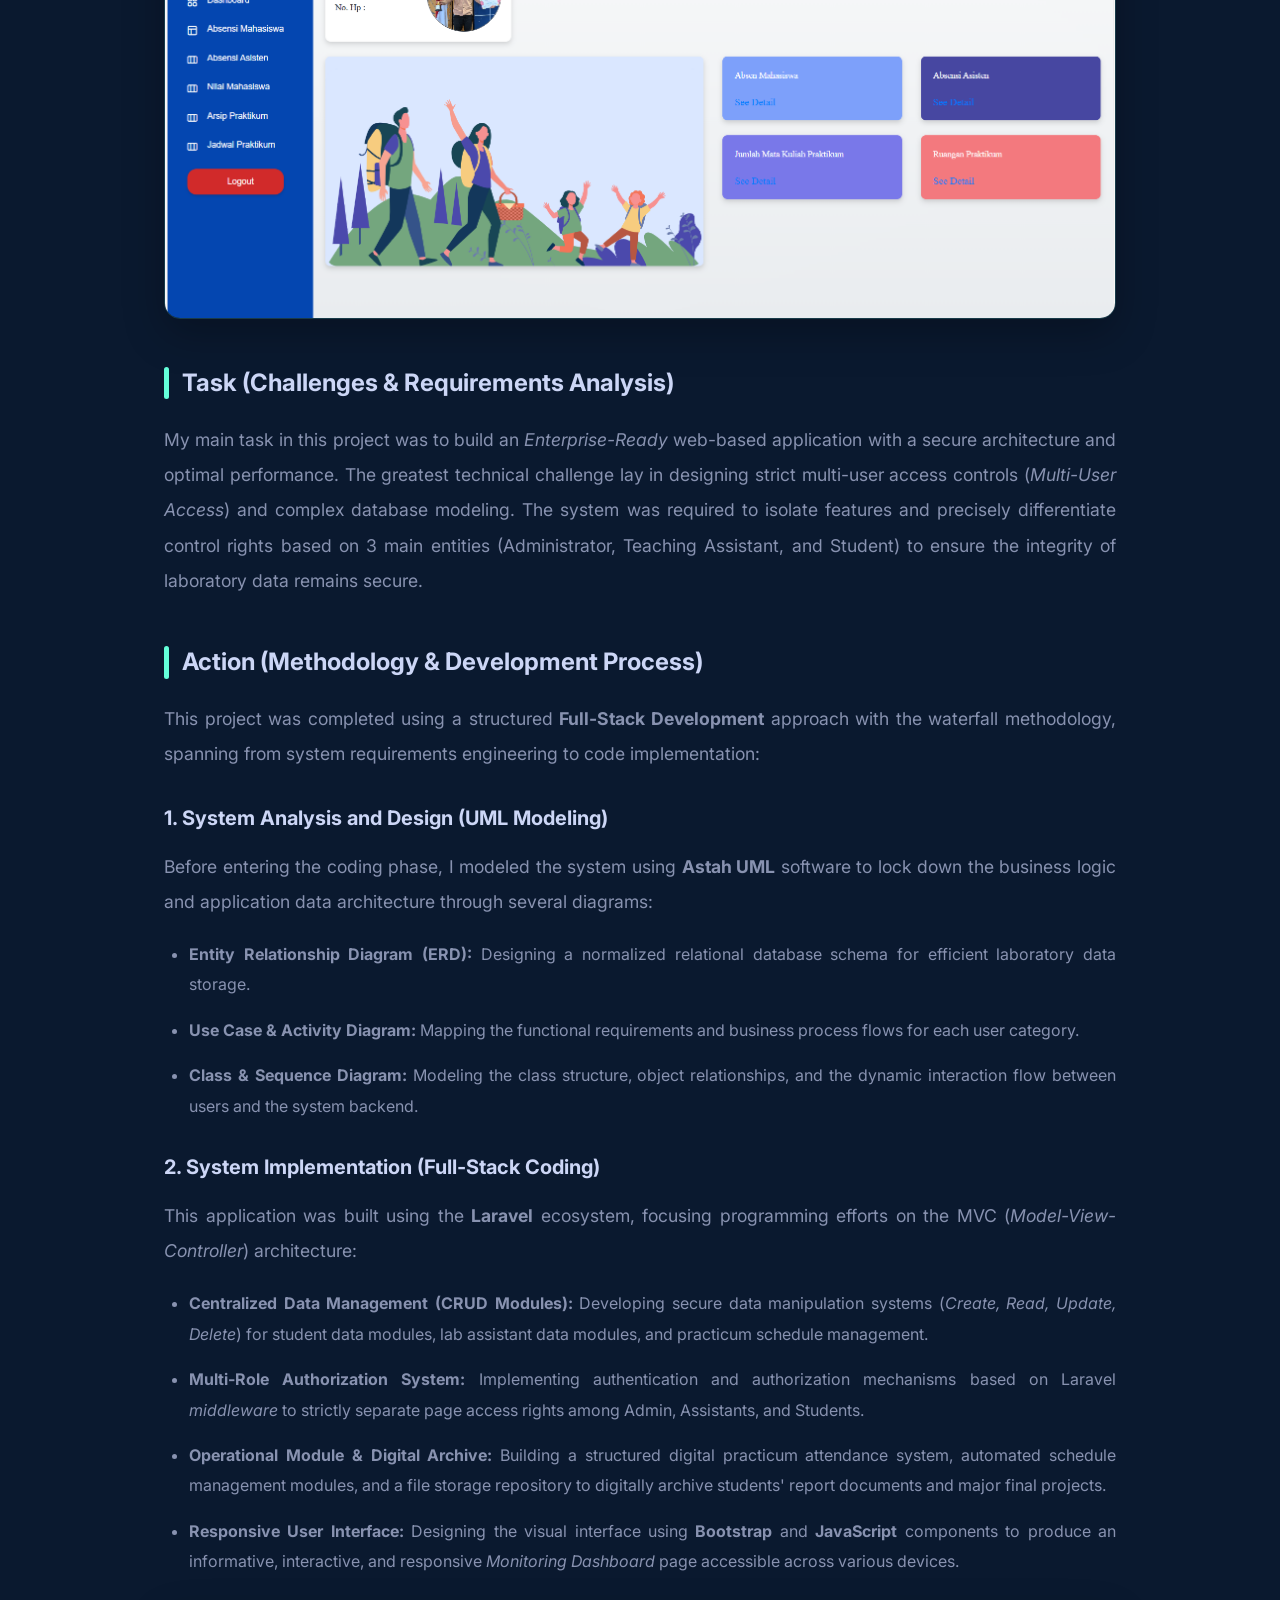
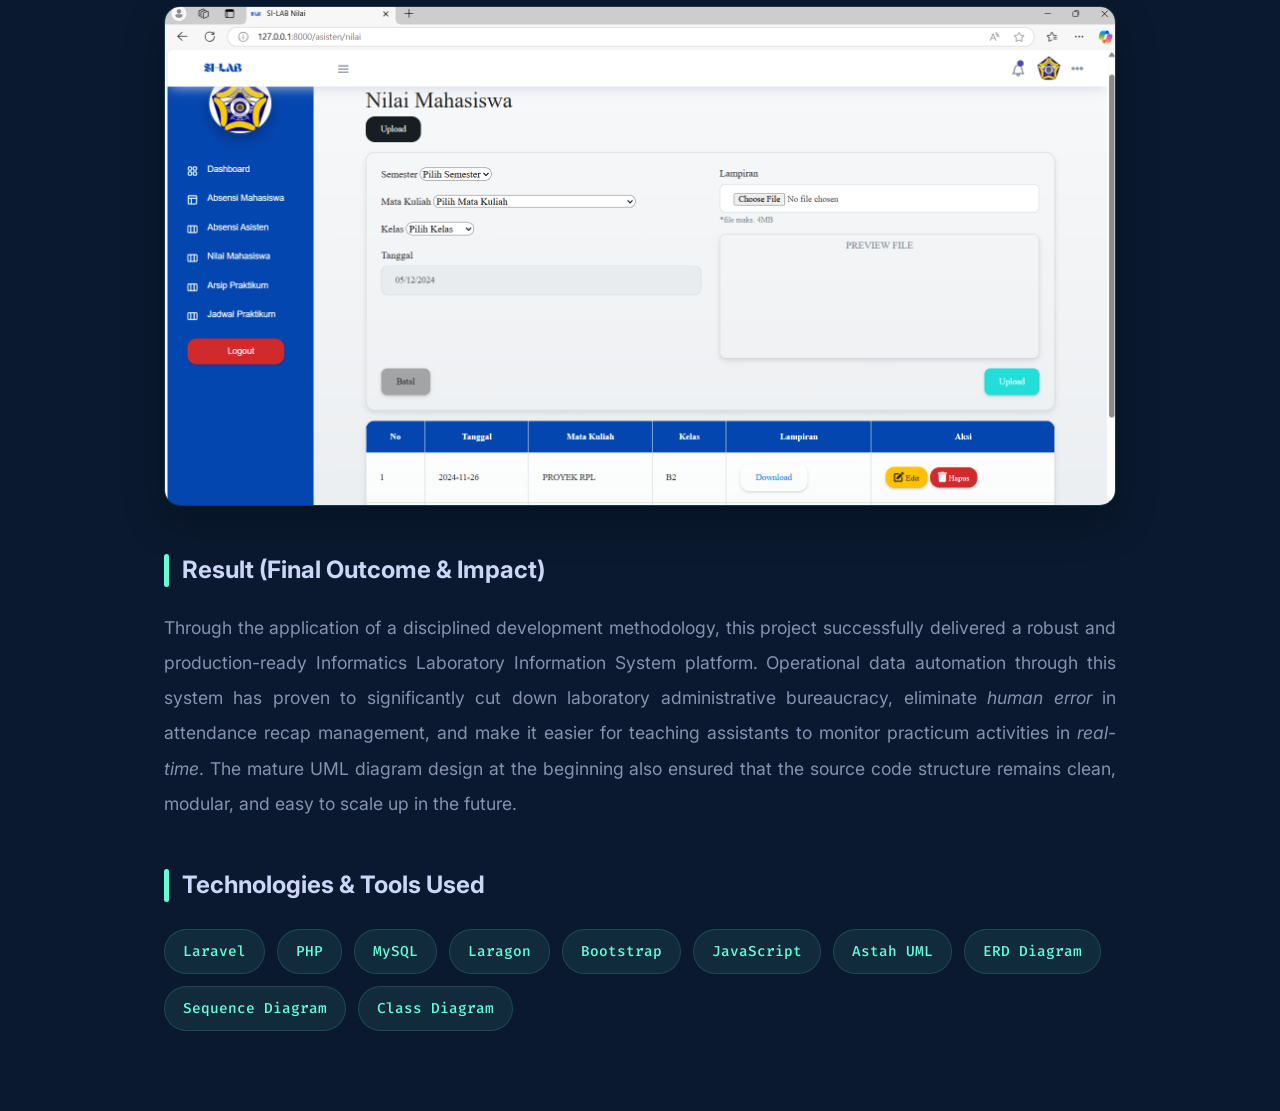
<file: details/project-sistem-lab.html>
<!DOCTYPE html>
<html lang="en">
<head>
    <meta charset="UTF-8">
    <meta name="viewport" content="width=device-width, initial-scale=1.0">
    <title>Project Detail | Stroke Classification</title>
    <link rel="stylesheet" href="../style.css">
    <link rel="stylesheet" href="../project-detail.css" />
    <link href="https://fonts.googleapis.com/css2?family=Fira+Code:wght@400;500&family=Inter:wght@300;400;600;700&display=swap" rel="stylesheet">
    <link rel="stylesheet" href="https://cdnjs.cloudflare.com/ajax/libs/font-awesome/6.4.0/css/all.min.css">
    
</head>
<body>

    <nav>
        <div class="nav-container">
            <a href="../index.html" class="logo">&lt;WOM /&gt;</a>
            <a href="../index.html" class="nav-back">
                <i class="fa-solid fa-arrow-left"></i> Back
            </a>
        </div>
    </nav>

    <div class="detail-container">

        <a href="../index.html" class="back-link">
            <i class="fa-solid fa-arrow-left"></i>
            Back to Home
        </a>

        <div class="card-badge">
            Information System / Full-Stack Development
        </div>

        <h1 class="project-title">
            Informatics Laboratory Information System
        </h1>

        <div class="project-highlight">
            <div><i class="fas fa-code"></i> Laravel Framework</div>
            <div><i class="fas fa-database"></i> Database Management</div>
            <div><i class="fas fa-users"></i> Multi User System</div>
        </div>

        <img src="../assets/images/SI.png"
             alt="Informatics Laboratory Information System"
             class="main-detail-img">

        <div class="project-stats">
            <div class="stat-box">
                <h3>3</h3>
                <p>User Roles</p>
            </div>

            <div class="stat-box">
                <h3>6+</h3>
                <p>Core Modules</p>
            </div>

            <div class="stat-box">
                <h3>CRUD</h3>
                <p>Data Management</p>
            </div>

            <div class="stat-box">
                <h3>Web</h3>
                <p>Information System</p>
            </div>
        </div>

        <div class="detail-body">
            
            <h4>Situation (Background)</h4>
            <p>
                Administrative management within the Informatics Laboratory often faces efficiency constraints due to fragmented or manual operational record-keeping. Crucial processes such as practicum scheduling, student data management, lab assistant attendance recapitulation, and final project document archiving require a significant amount of time and are prone to data duplication or loss. Addressing these issues, the <strong>Informatics Laboratory Information System</strong> project was developed as a centralized digital platform solution to automate and integrate the entire laboratory governance.
            </p>

            <img src="../assets/images/SI1.png"
                 alt="Lab Information System Preview"
                 class="main-detail-img">

            <h4>Task (Challenges & Requirements Analysis)</h4>
            <p>
                My main task in this project was to build an <em>Enterprise-Ready</em> web-based application with a secure architecture and optimal performance. The greatest technical challenge lay in designing strict multi-user access controls (<em>Multi-User Access</em>) and complex database modeling. The system was required to isolate features and precisely differentiate control rights based on 3 main entities (Administrator, Teaching Assistant, and Student) to ensure the integrity of laboratory data remains secure.
            </p>

            <h4>Action (Methodology & Development Process)</h4>
            <p>
                This project was completed using a structured <strong>Full-Stack Development</strong> approach with the waterfall methodology, spanning from system requirements engineering to code implementation:
            </p>

            <h5>1. System Analysis and Design (UML Modeling)</h5>
            <p>
                Before entering the coding phase, I modeled the system using <strong>Astah UML</strong> software to lock down the business logic and application data architecture through several diagrams:
            </p>
            <ul>
                <li><strong>Entity Relationship Diagram (ERD):</strong> Designing a normalized relational database schema for efficient laboratory data storage.</li>
                <li><strong>Use Case & Activity Diagram:</strong> Mapping the functional requirements and business process flows for each user category.</li>
                <li><strong>Class & Sequence Diagram:</strong> Modeling the class structure, object relationships, and the dynamic interaction flow between users and the system backend.</li>
            </ul>

            <h5>2. System Implementation (Full-Stack Coding)</h5>
            <p>
                This application was built using the <strong>Laravel</strong> ecosystem, focusing programming efforts on the MVC (<em>Model-View-Controller</em>) architecture:
            </p>
            <ul>
                <li>
                    <strong>Centralized Data Management (CRUD Modules):</strong> Developing secure data manipulation systems (<em>Create, Read, Update, Delete</em>) for student data modules, lab assistant data modules, and practicum schedule management.
                </li>
                <li>
                    <strong>Multi-Role Authorization System:</strong> Implementing authentication and authorization mechanisms based on Laravel <em>middleware</em> to strictly separate page access rights among Admin, Assistants, and Students.
                </li>
                <li>
                    <strong>Operational Module & Digital Archive:</strong> Building a structured digital practicum attendance system, automated schedule management modules, and a file storage repository to digitally archive students' report documents and major final projects.
                </li>
                <li>
                    <strong>Responsive User Interface:</strong> Designing the visual interface using <strong>Bootstrap</strong> and <strong>JavaScript</strong> components to produce an informative, interactive, and responsive <em>Monitoring Dashboard</em> page accessible across various devices.
                </li>
            </ul>

            <img src="../assets/images/SI2.png"
                 alt="Lab Information System Dashboard"
                 class="main-detail-img">

            <h4>Result (Final Outcome & Impact)</h4>
            <p>
                Through the application of a disciplined development methodology, this project successfully delivered a robust and production-ready Informatics Laboratory Information System platform. Operational data automation through this system has proven to significantly cut down laboratory administrative bureaucracy, eliminate <em>human error</em> in attendance recap management, and make it easier for teaching assistants to monitor practicum activities in <em>real-time</em>. The mature UML diagram design at the beginning also ensured that the source code structure remains clean, modular, and easy to scale up in the future.
            </p>

            <h4>Technologies & Tools Used</h4>
            <div class="tech-stack">
                <span class="tag">Laravel</span>
                <span class="tag">PHP</span>
                <span class="tag">MySQL</span>
                <span class="tag">Laragon</span>
                <span class="tag">Bootstrap</span>
                <span class="tag">JavaScript</span>
                <span class="tag">Astah UML</span>
                <span class="tag">ERD Diagram</span>
                <span class="tag">Sequence Diagram</span>
                <span class="tag">Class Diagram</span>
            </div>

        </div>

    </div>

</body>
</html>
</file>
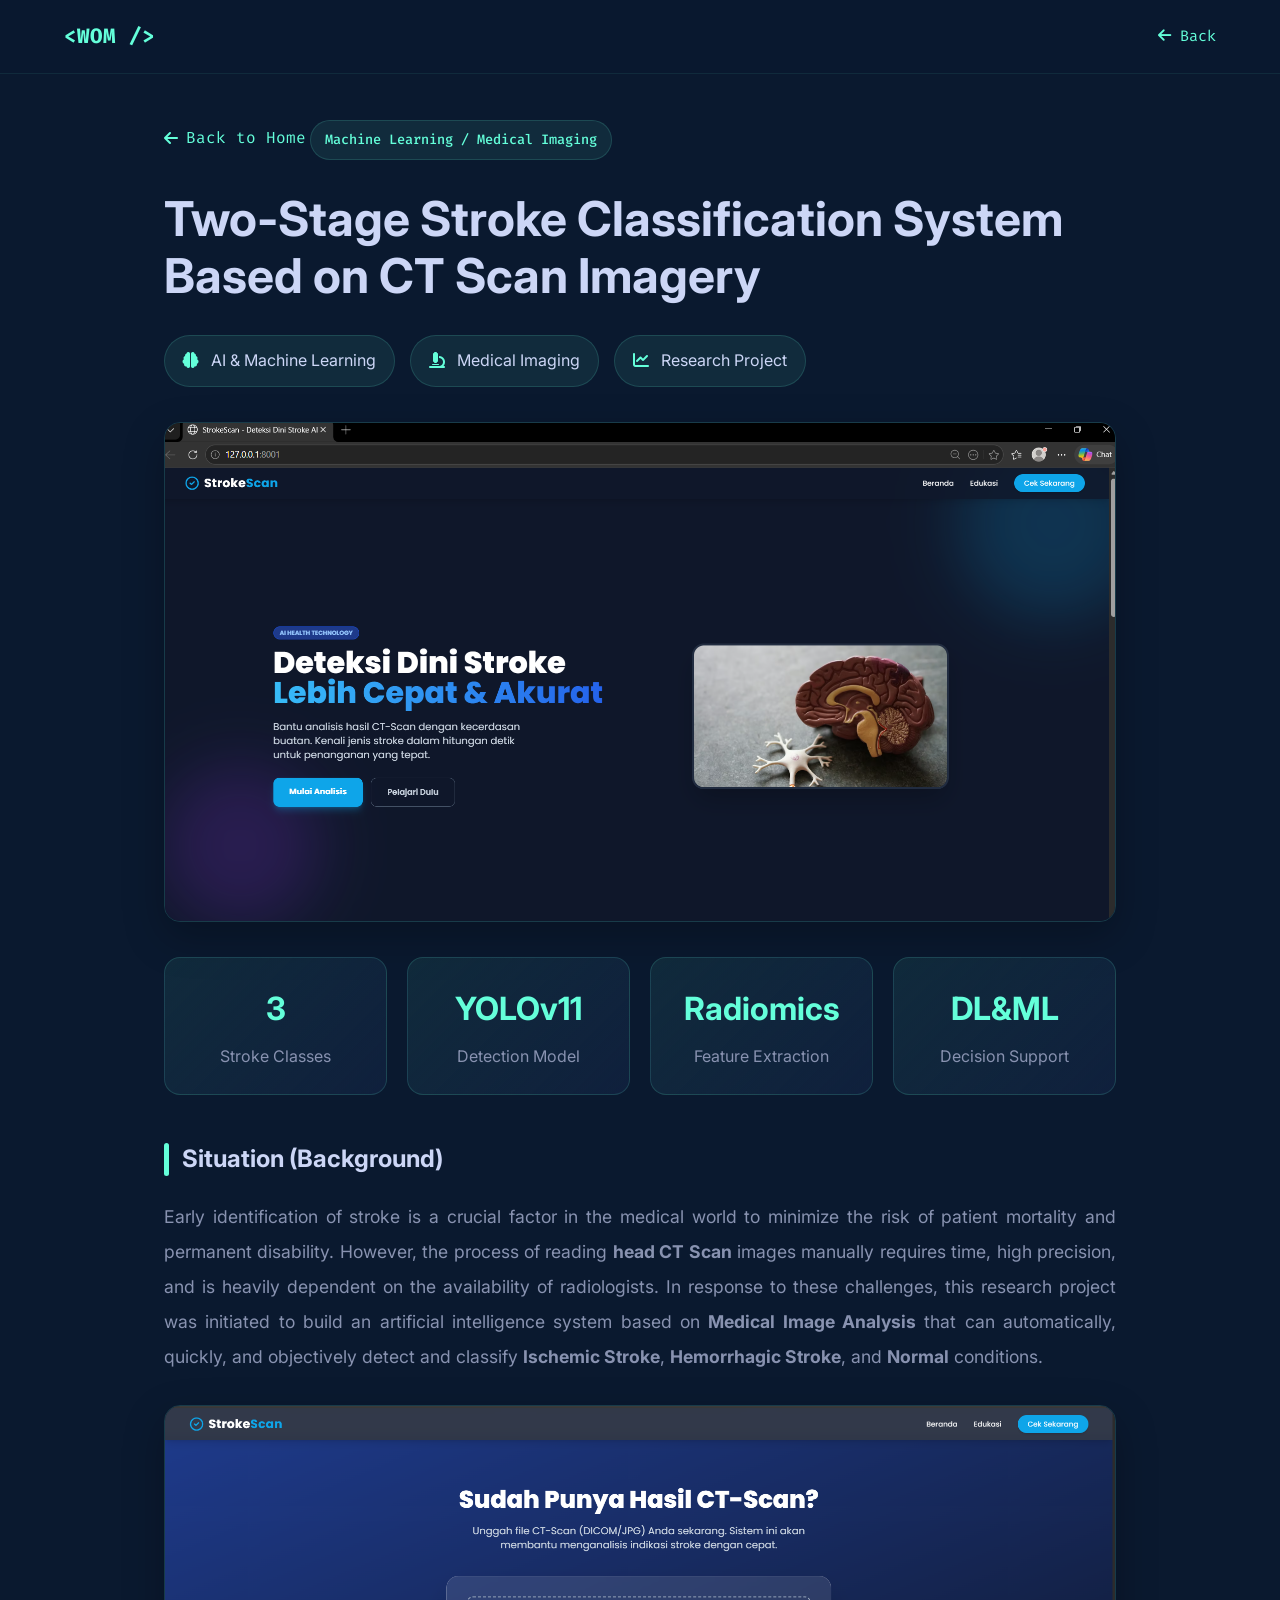
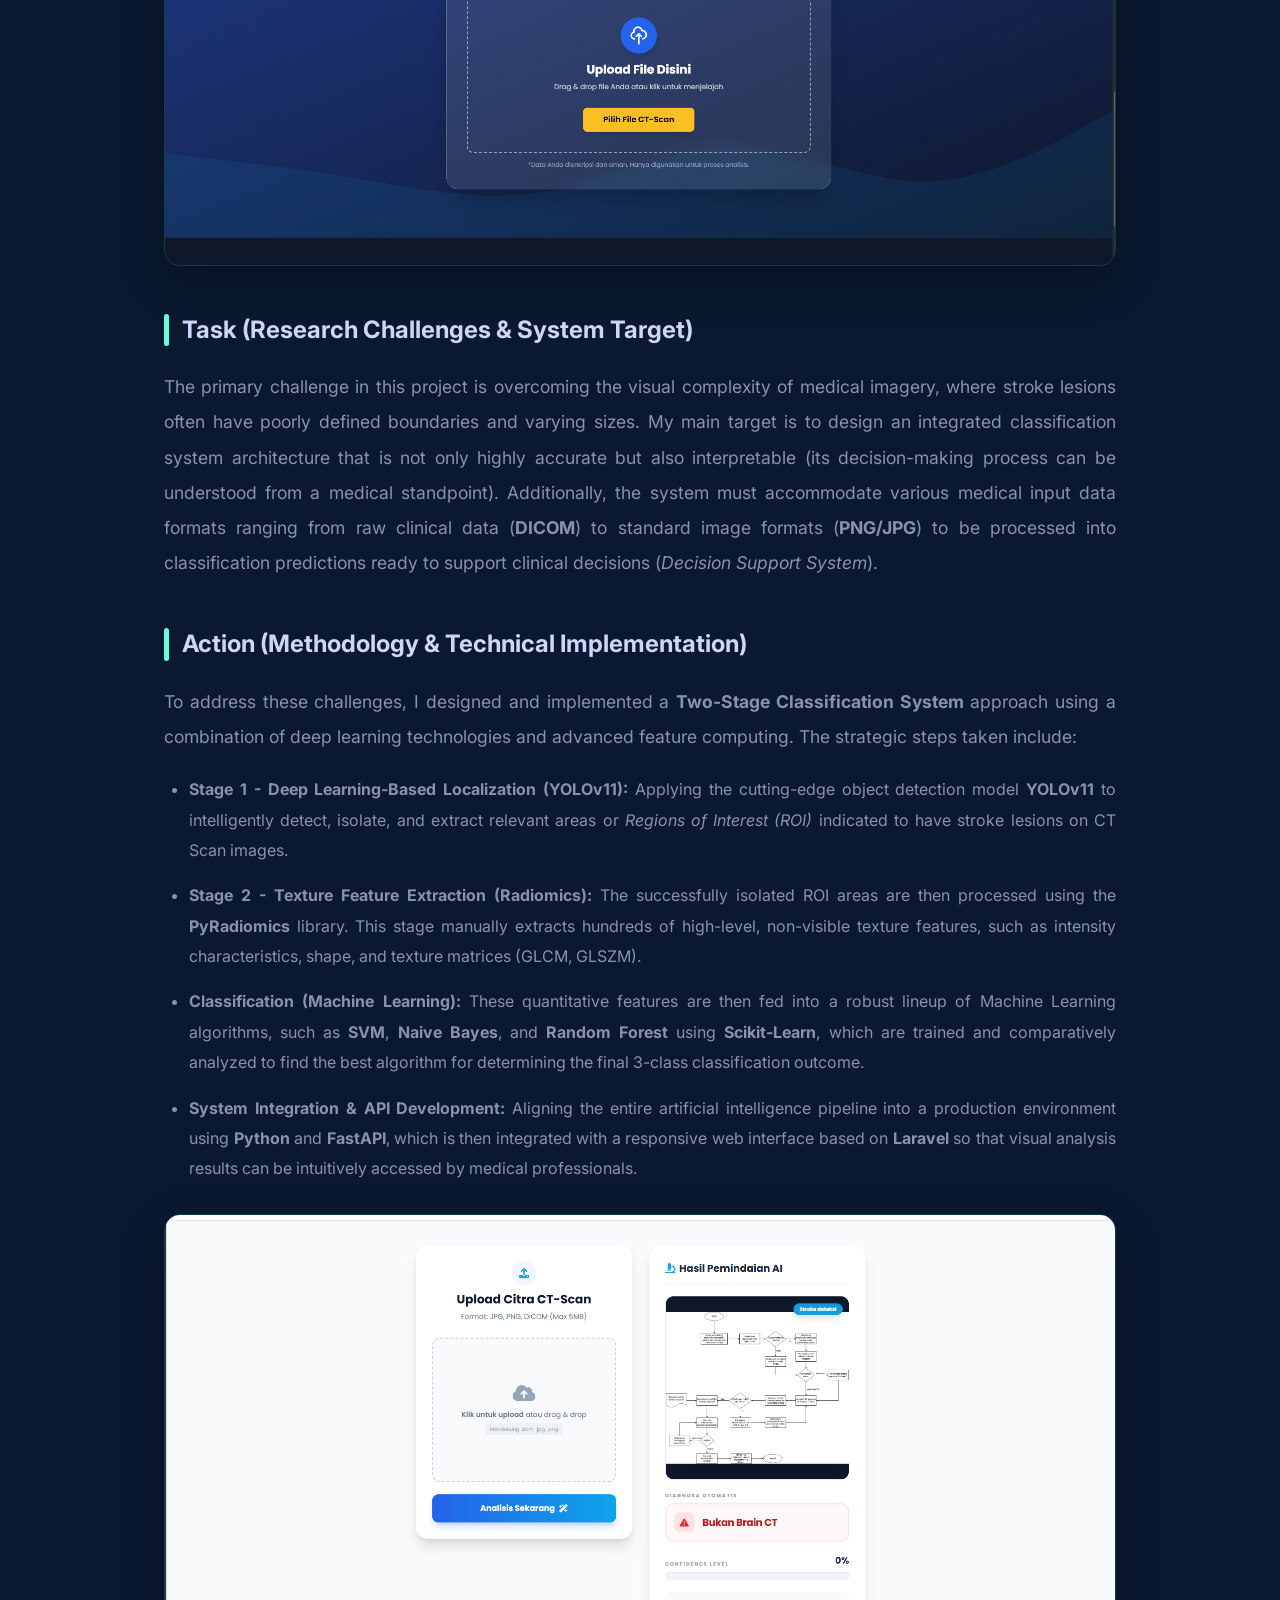
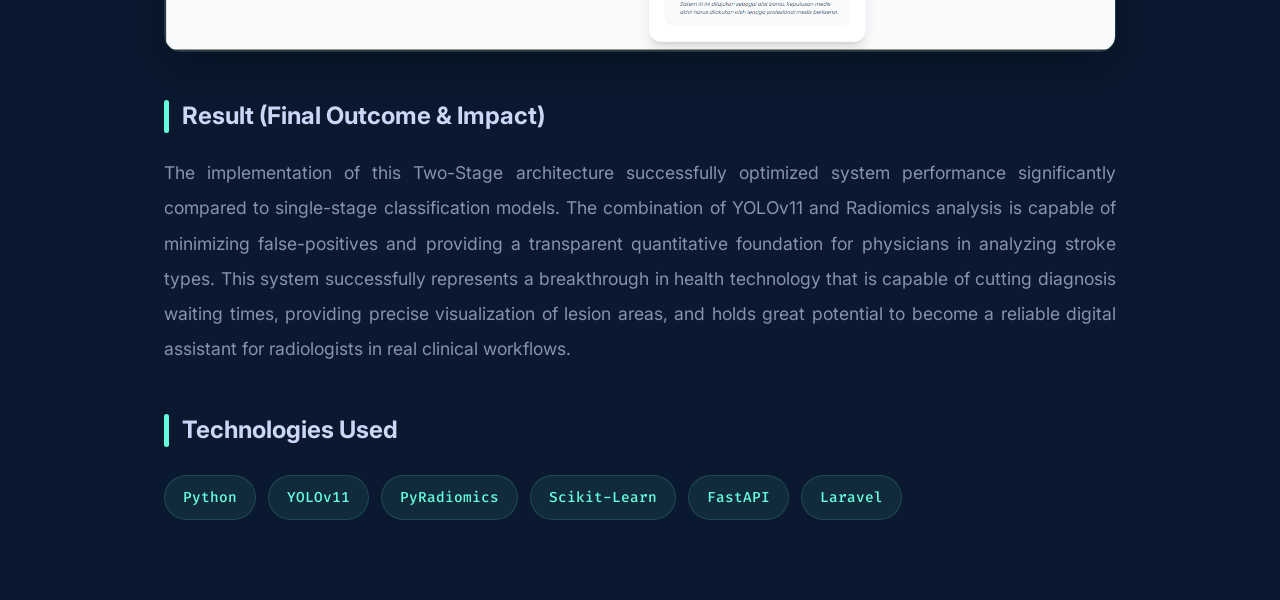
<file: details/project-stroke.html>
<!DOCTYPE html>
<html lang="en">
<head>
    <meta charset="UTF-8">
    <meta name="viewport" content="width=device-width, initial-scale=1.0">
    <title>Detail Project | Stroke Classification</title>
    <link rel="stylesheet" href="../style.css">
    <link rel="stylesheet" href="../project-detail.css" />
    <link href="https://fonts.googleapis.com/css2?family=Fira+Code:wght@400;500&family=Inter:wght@300;400;600;700&display=swap" rel="stylesheet">
    <link rel="stylesheet" href="https://cdnjs.cloudflare.com/ajax/libs/font-awesome/6.4.0/css/all.min.css">
    
</head>
<body>

    <nav>
        <div class="nav-container">
            <a href="../index.html" class="logo">&lt;WOM /&gt;</a>
            <a href="../index.html" class="nav-back">
                <i class="fa-solid fa-arrow-left"></i> Back
            </a>
        </div>
    </nav>

    <div class="detail-container">

        <a href="../index.html" class="back-link">
            <i class="fa-solid fa-arrow-left"></i>
            Back to Home
        </a>

        <div class="card-badge">
            Machine Learning / Medical Imaging
        </div>

        <h1 class="project-title">
            Two-Stage Stroke Classification System Based on CT Scan Imagery
        </h1>

        <div class="project-highlight">
            <div><i class="fas fa-brain"></i> AI & Machine Learning</div>
            <div><i class="fas fa-microscope"></i> Medical Imaging</div>
            <div><i class="fas fa-chart-line"></i> Research Project</div>
        </div>

        <img src="../assets/images/Deteksi.png"
             alt="Stroke Classification"
             class="main-detail-img">

        <div class="project-stats">
            <div class="stat-box">
                <h3>3</h3>
                <p>Stroke Classes</p>
            </div>

            <div class="stat-box">
                <h3>YOLOv11</h3>
                <p>Detection Model</p>
            </div>

            <div class="stat-box">
                <h3>Radiomics</h3>
                <p>Feature Extraction</p>
            </div>

            <div class="stat-box">
                <h3>DL&ML</h3>
                <p>Decision Support</p>
            </div>
        </div>
        
        <div class="detail-body">

            <h4>Situation (Background)</h4>
            <p>
                Early identification of stroke is a crucial factor in the medical world to minimize the risk of patient mortality and permanent disability. However, the process of reading <strong>head CT Scan</strong> images manually requires time, high precision, and is heavily dependent on the availability of radiologists. In response to these challenges, this research project was initiated to build an artificial intelligence system based on <strong>Medical Image Analysis</strong> that can automatically, quickly, and objectively detect and classify <strong>Ischemic Stroke</strong>, <strong>Hemorrhagic Stroke</strong>, and <strong>Normal</strong> conditions.
            </p>

            <img src="../assets/images/Deteksi1.png"
                 alt="Stroke Detection"
                 class="main-detail-img">

            <h4>Task (Research Challenges & System Target)</h4>
            <p>
                The primary challenge in this project is overcoming the visual complexity of medical imagery, where stroke lesions often have poorly defined boundaries and varying sizes. My main target is to design an integrated classification system architecture that is not only highly accurate but also interpretable (its decision-making process can be understood from a medical standpoint). Additionally, the system must accommodate various medical input data formats ranging from raw clinical data (<strong>DICOM</strong>) to standard image formats (<strong>PNG/JPG</strong>) to be processed into classification predictions ready to support clinical decisions (<em>Decision Support System</em>).
            </p>

            <h4>Action (Methodology & Technical Implementation)</h4>
            <p>
                To address these challenges, I designed and implemented a <strong>Two-Stage Classification System</strong> approach using a combination of deep learning technologies and advanced feature computing. The strategic steps taken include:
            </p>

            <ul>
                <li>
                    <strong>Stage 1 - Deep Learning-Based Localization (YOLOv11):</strong> 
                    Applying the cutting-edge object detection model <strong>YOLOv11</strong> to intelligently detect, isolate, and extract relevant areas or <em>Regions of Interest (ROI)</em> indicated to have stroke lesions on CT Scan images.
                </li>
                <li>
                    <strong>Stage 2 - Texture Feature Extraction (Radiomics):</strong> 
                    The successfully isolated ROI areas are then processed using the <strong>PyRadiomics</strong> library. This stage manually extracts hundreds of high-level, non-visible texture features, such as intensity characteristics, shape, and texture matrices (GLCM, GLSZM).
                </li>
                <li>
                    <strong>Classification (Machine Learning):</strong> 
                    These quantitative features are then fed into a robust lineup of Machine Learning algorithms, such as <strong>SVM</strong>, <strong>Naive Bayes</strong>, and <strong>Random Forest</strong> using <strong>Scikit-Learn</strong>, which are trained and comparatively analyzed to find the best algorithm for determining the final 3-class classification outcome.
                </li>
                <li>
                    <strong>System Integration & API Development:</strong> 
                    Aligning the entire artificial intelligence pipeline into a production environment using <strong>Python</strong> and <strong>FastAPI</strong>, which is then integrated with a responsive web interface based on <strong>Laravel</strong> so that visual analysis results can be intuitively accessed by medical professionals.
                </li>
            </ul>

            <img src="../assets/images/Deteksi2.png"
                 alt="Stroke Classification Architecture"
                 class="main-detail-img">

            <h4>Result (Final Outcome & Impact)</h4>
            <p>
                The implementation of this Two-Stage architecture successfully optimized system performance significantly compared to single-stage classification models. The combination of YOLOv11 and Radiomics analysis is capable of minimizing false-positives and providing a transparent quantitative foundation for physicians in analyzing stroke types. This system successfully represents a breakthrough in health technology that is capable of cutting diagnosis waiting times, providing precise visualization of lesion areas, and holds great potential to become a reliable digital assistant for radiologists in real clinical workflows.
            </p>

            <h4>Technologies Used</h4>
            <div class="tech-stack">
                <span class="tag">Python</span>
                <span class="tag">YOLOv11</span>
                <span class="tag">PyRadiomics</span>
                <span class="tag">Scikit-Learn</span>
                <span class="tag">FastAPI</span>
                <span class="tag">Laravel</span>
            </div>

        </div>

    </div>

</body>
</html>
</file>
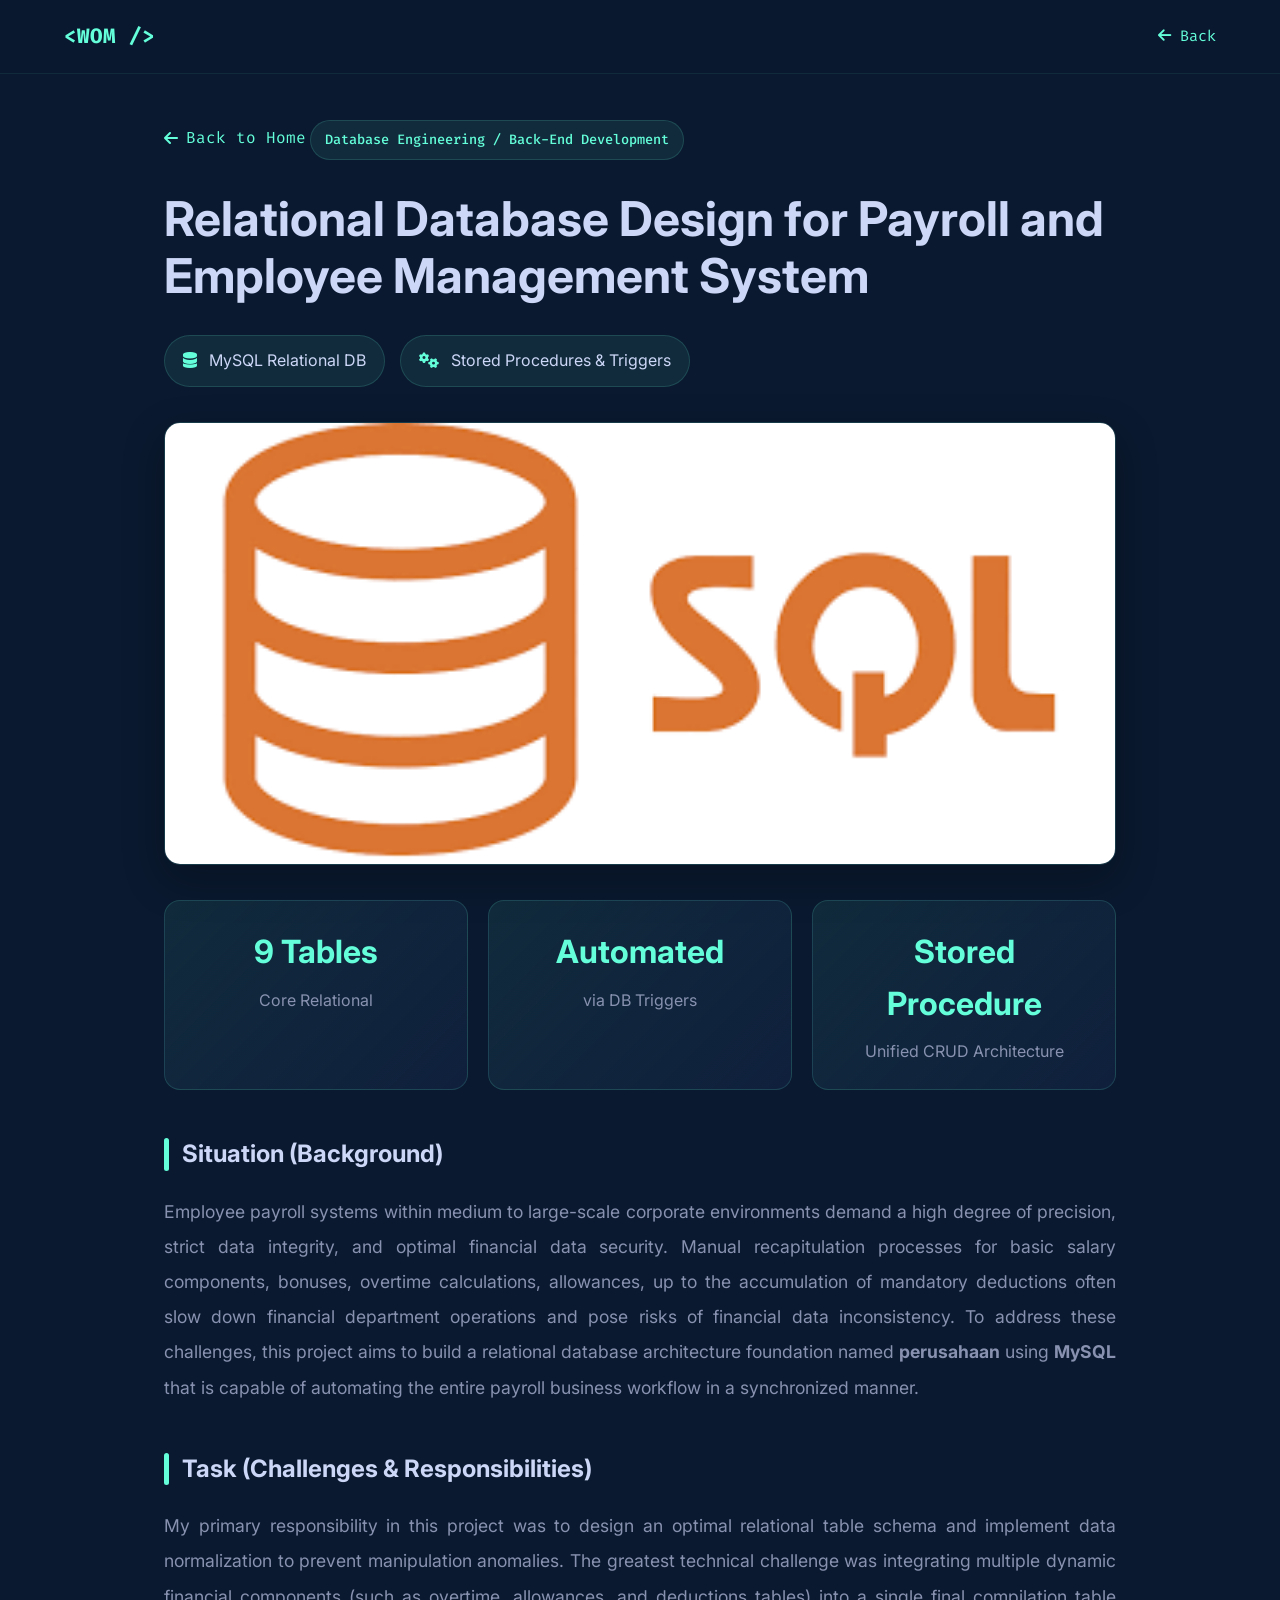
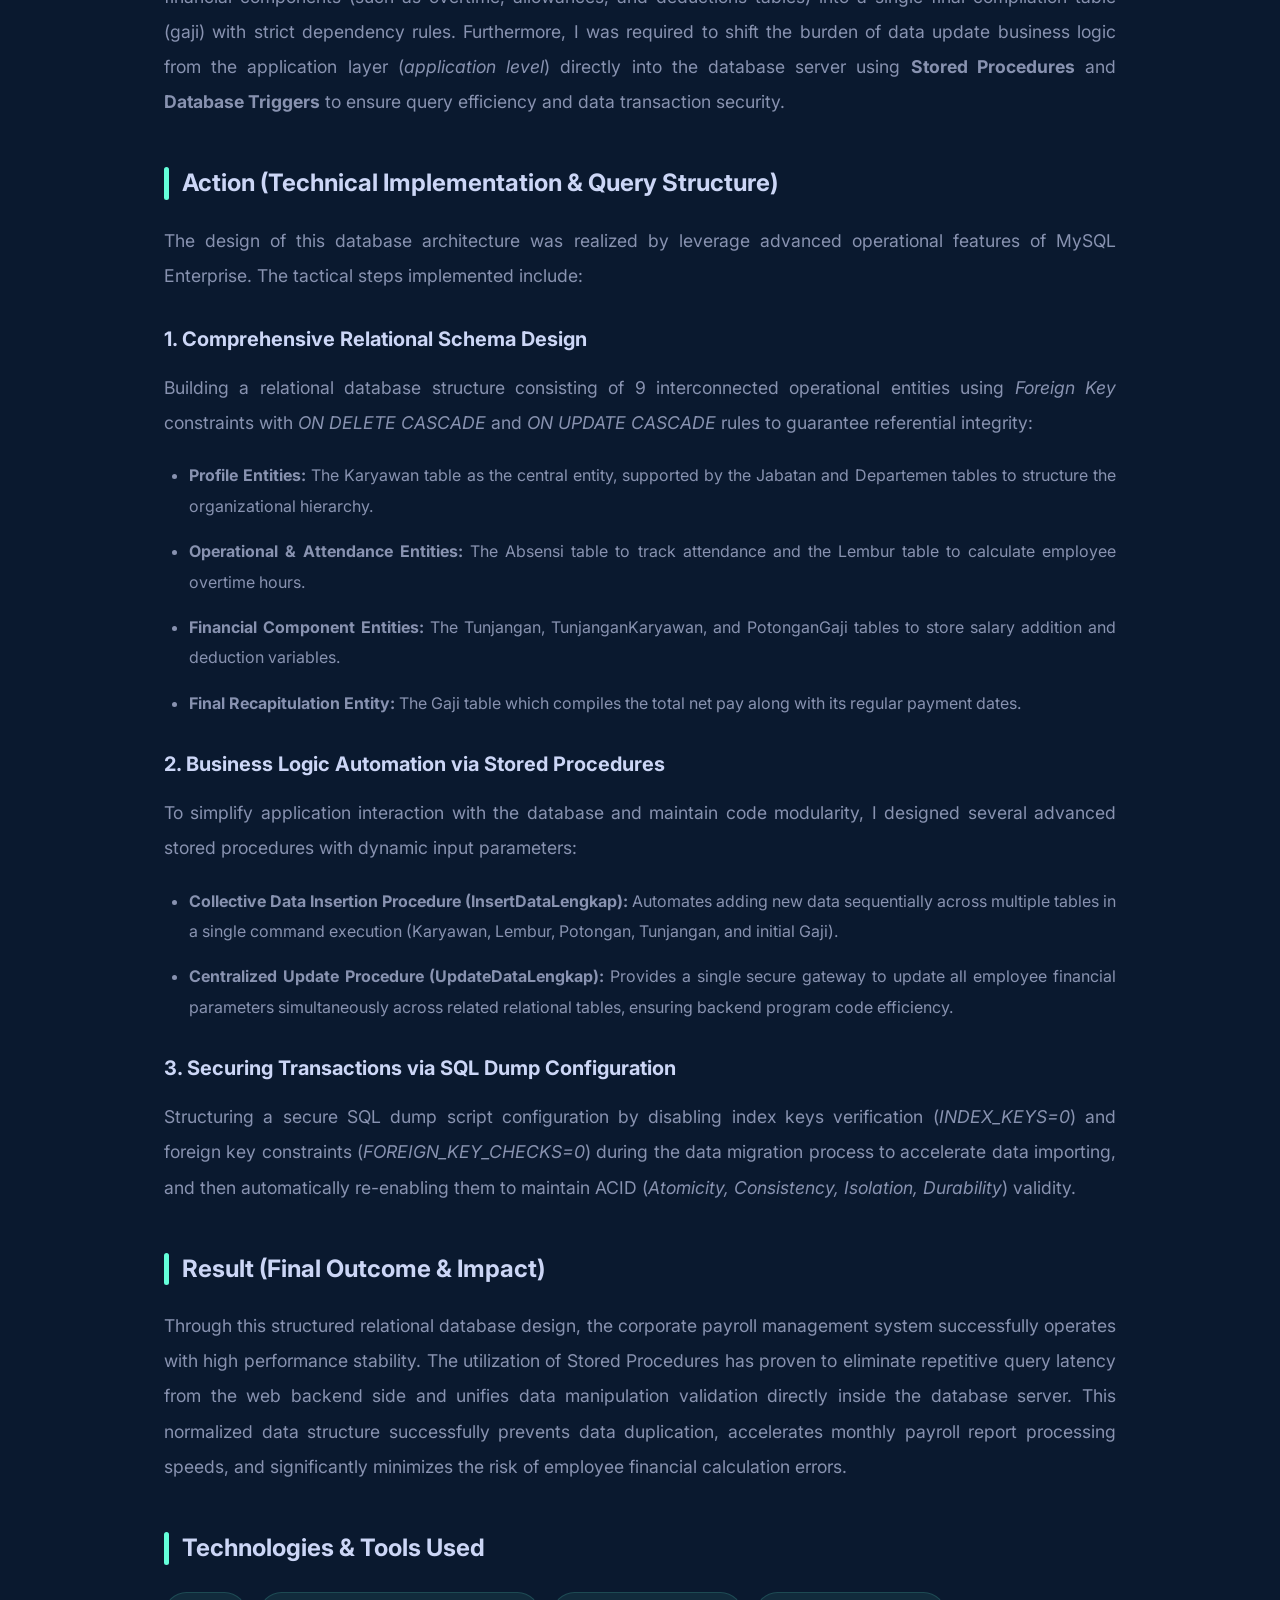
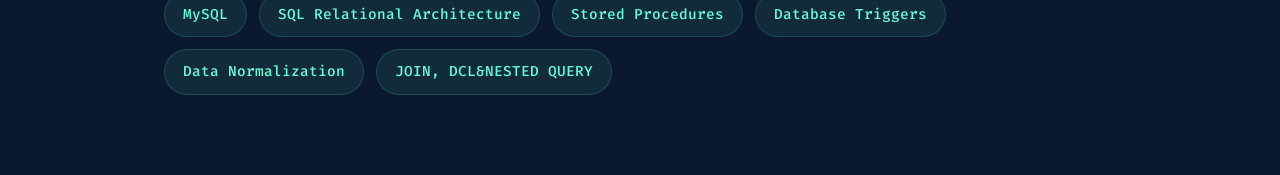
<file: details/sql.html>
<!DOCTYPE html>
<html lang="en">
<head>
    <meta charset="UTF-8">
    <meta name="viewport" content="width=device-width, initial-scale=1.0">
    <title>Project Detail | Payroll Database System</title>
    <link rel="stylesheet" href="../style.css">
    <link rel="stylesheet" href="../project-detail.css" />
    <link href="https://fonts.googleapis.com/css2?family=Fira+Code:wght@400;500&family=Inter:wght@300;400;600;700&display=swap" rel="stylesheet">
    <link rel="stylesheet" href="https://cdnjs.cloudflare.com/ajax/libs/font-awesome/6.4.0/css/all.min.css">
    
</head>
<body>

    <nav>
        <div class="nav-container">
            <a href="../index.html" class="logo">&lt;WOM /&gt;</a>
            <a href="../index.html" class="nav-back">
                <i class="fa-solid fa-arrow-left"></i> Back
            </a>
        </div>
    </nav>

    <div class="detail-container">

        <a href="../index.html" class="back-link">
            <i class="fa-solid fa-arrow-left"></i>
            Back to Home
        </a>

        <div class="card-badge">
            Database Engineering / Back-End Development
        </div>

        <h1 class="project-title">
            Relational Database Design for Payroll and Employee Management System 
        </h1>

        <div class="project-highlight">
            <div><i class="fas fa-database"></i> MySQL Relational DB</div>
            <div><i class="fas fa-cogs"></i> Stored Procedures & Triggers</div>
        </div>

        <img src="../assets/images/sql.png"
             alt="Database Schema"
             class="main-detail-img">

        <div class="project-stats">
            <div class="stat-box">
                <h3>9 Tables</h3>
                <p>Core Relational</p>
            </div>

            <div class="stat-box">
                <h3>Automated</h3>
                <p>via DB Triggers</p>
            </div>

            <div class="stat-box">
                <h3>Stored Procedure</h3>
                <p>Unified CRUD Architecture</p>
            </div>
        </div>

        <div class="detail-body">

            <h4>Situation (Background)</h4>
            <p>
                Employee payroll systems within medium to large-scale corporate environments demand a high degree of precision, strict data integrity, and optimal financial data security. Manual recapitulation processes for basic salary components, bonuses, overtime calculations, allowances, up to the accumulation of mandatory deductions often slow down financial department operations and pose risks of financial data inconsistency. To address these challenges, this project aims to build a relational database architecture foundation named <strong>perusahaan</strong> using <strong>MySQL</strong> that is capable of automating the entire payroll business workflow in a synchronized manner.
            </p>


            <h4>Task (Challenges & Responsibilities)</h4>
            <p>
                My primary responsibility in this project was to design an optimal relational table schema and implement data normalization to prevent manipulation anomalies. The greatest technical challenge was integrating multiple dynamic financial components (such as overtime, allowances, and deductions tables) into a single final compilation table (gaji) with strict dependency rules. Furthermore, I was required to shift the burden of data update business logic from the application layer (<em>application level</em>) directly into the database server using <strong>Stored Procedures</strong> and <strong>Database Triggers</strong> to ensure query efficiency and data transaction security.
            </p>

            <h4>Action (Technical Implementation & Query Structure)</h4>
            <p>
                The design of this database architecture was realized by leverage advanced operational features of MySQL Enterprise. The tactical steps implemented include:
            </p>

            <h5>1. Comprehensive Relational Schema Design</h5>
            <p>
                Building a relational database structure consisting of 9 interconnected operational entities using <em>Foreign Key</em> constraints with <em>ON DELETE CASCADE</em> and <em>ON UPDATE CASCADE</em> rules to guarantee referential integrity:
            </p>
            <ul>
                <li><strong>Profile Entities:</strong> The Karyawan table as the central entity, supported by the Jabatan and Departemen tables to structure the organizational hierarchy.</li>
                <li><strong>Operational & Attendance Entities:</strong> The Absensi table to track attendance and the Lembur table to calculate employee overtime hours.</li>
                <li><strong>Financial Component Entities:</strong> The Tunjangan, TunjanganKaryawan, and PotonganGaji tables to store salary addition and deduction variables.</li>
                <li><strong>Final Recapitulation Entity:</strong> The Gaji table which compiles the total net pay along with its regular payment dates.</li>
            </ul>

            <h5>2. Business Logic Automation via Stored Procedures</h5>
            <p>
                To simplify application interaction with the database and maintain code modularity, I designed several advanced stored procedures with dynamic input parameters:
            </p>
            <ul>
                <li><strong>Collective Data Insertion Procedure (InsertDataLengkap):</strong> Automates adding new data sequentially across multiple tables in a single command execution (Karyawan, Lembur, Potongan, Tunjangan, and initial Gaji).</li>
                <li><strong>Centralized Update Procedure (UpdateDataLengkap):</strong> Provides a single secure gateway to update all employee financial parameters simultaneously across related relational tables, ensuring backend program code efficiency.</li>
            </ul>

            <h5>3. Securing Transactions via SQL Dump Configuration</h5>
            <p>
                Structuring a secure SQL dump script configuration by disabling index keys verification (<em>INDEX_KEYS=0</em>) and foreign key constraints (<em>FOREIGN_KEY_CHECKS=0</em>) during the data migration process to accelerate data importing, and then automatically re-enabling them to maintain ACID (<em>Atomicity, Consistency, Isolation, Durability</em>) validity.
            </p>

            <h4>Result (Final Outcome & Impact)</h4>
            <p>
                Through this structured relational database design, the corporate payroll management system successfully operates with high performance stability. The utilization of Stored Procedures has proven to eliminate repetitive query latency from the web backend side and unifies data manipulation validation directly inside the database server. This normalized data structure successfully prevents data duplication, accelerates monthly payroll report processing speeds, and significantly minimizes the risk of employee financial calculation errors.
            </p>

            <h4>Technologies & Tools Used</h4>
            <div class="tech-stack">
                <span class="tag">MySQL</span>
                <span class="tag">SQL Relational Architecture</span>
                <span class="tag">Stored Procedures</span>
                <span class="tag">Database Triggers</span>
                <span class="tag">Data Normalization</span>
                <span class="tag">JOIN, DCL&NESTED QUERY</span>
            </div>

        </div>

    </div>

</body>
</html>
</file>
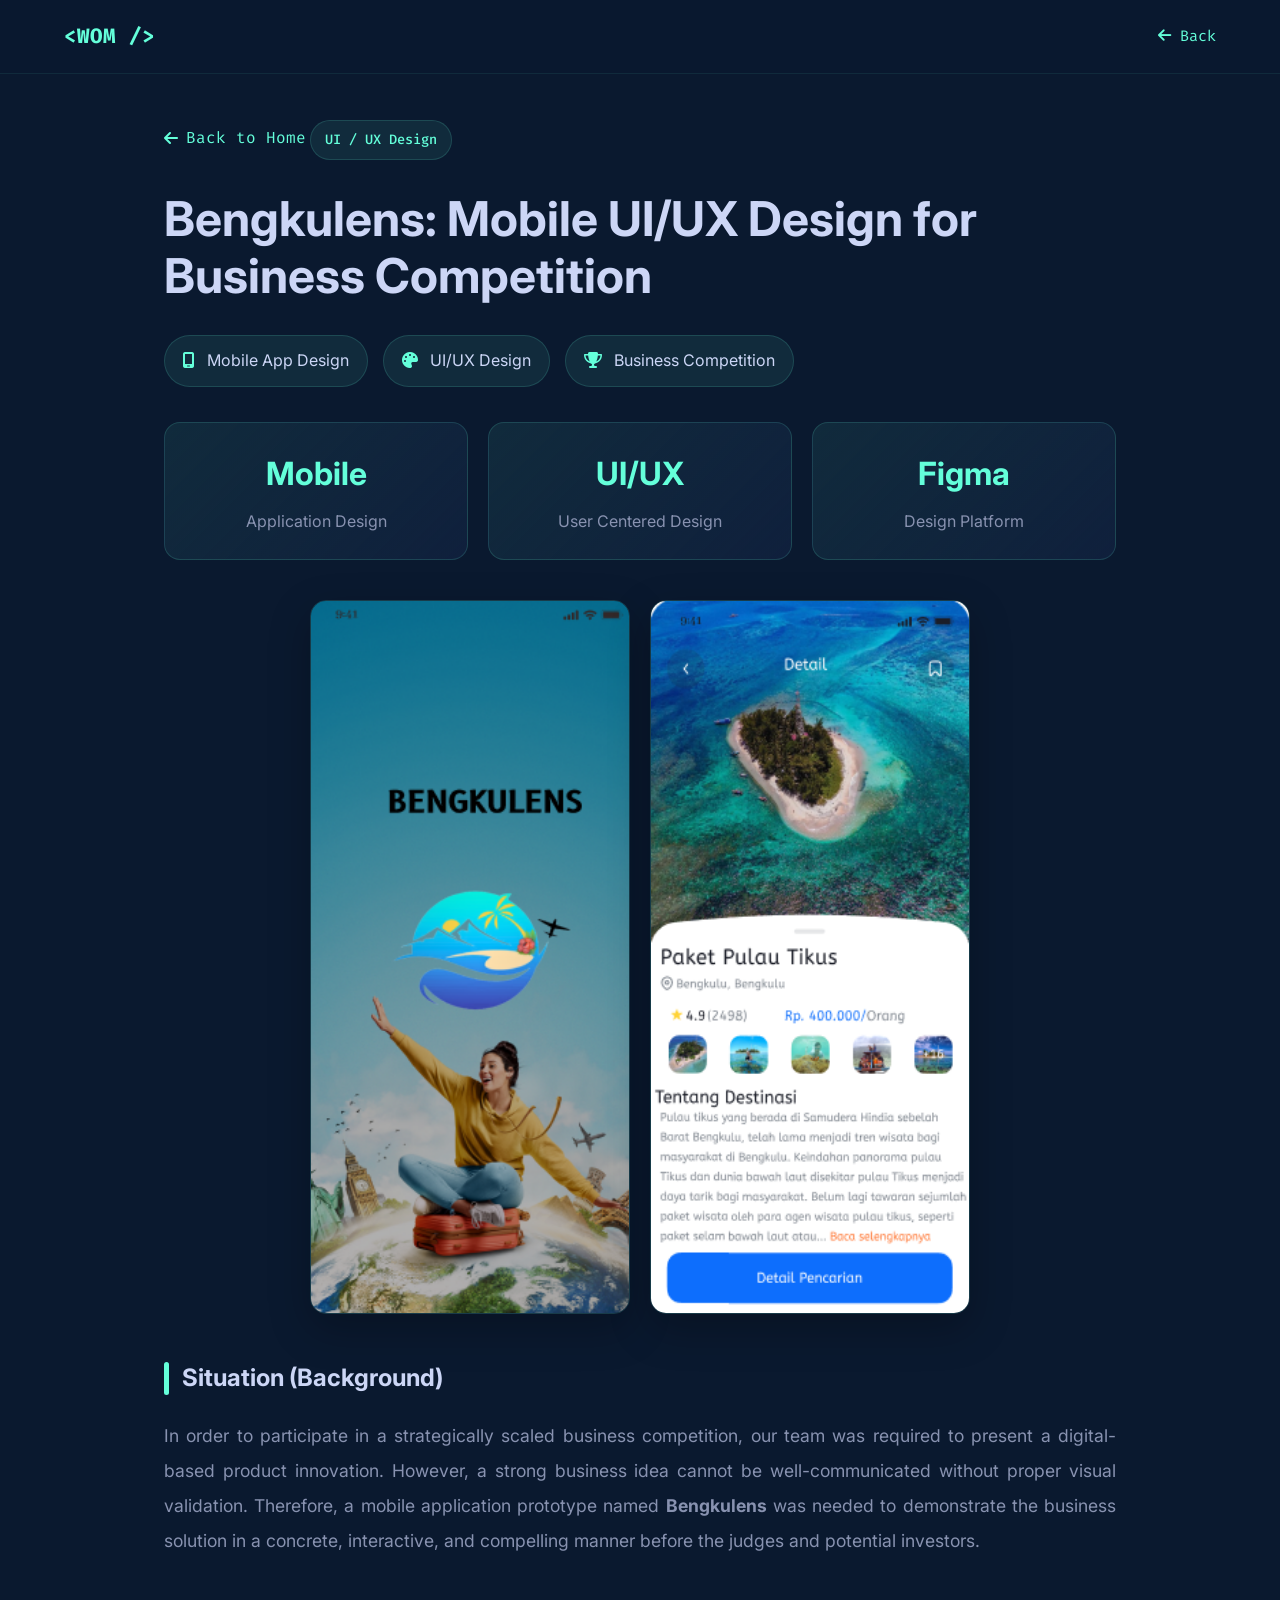
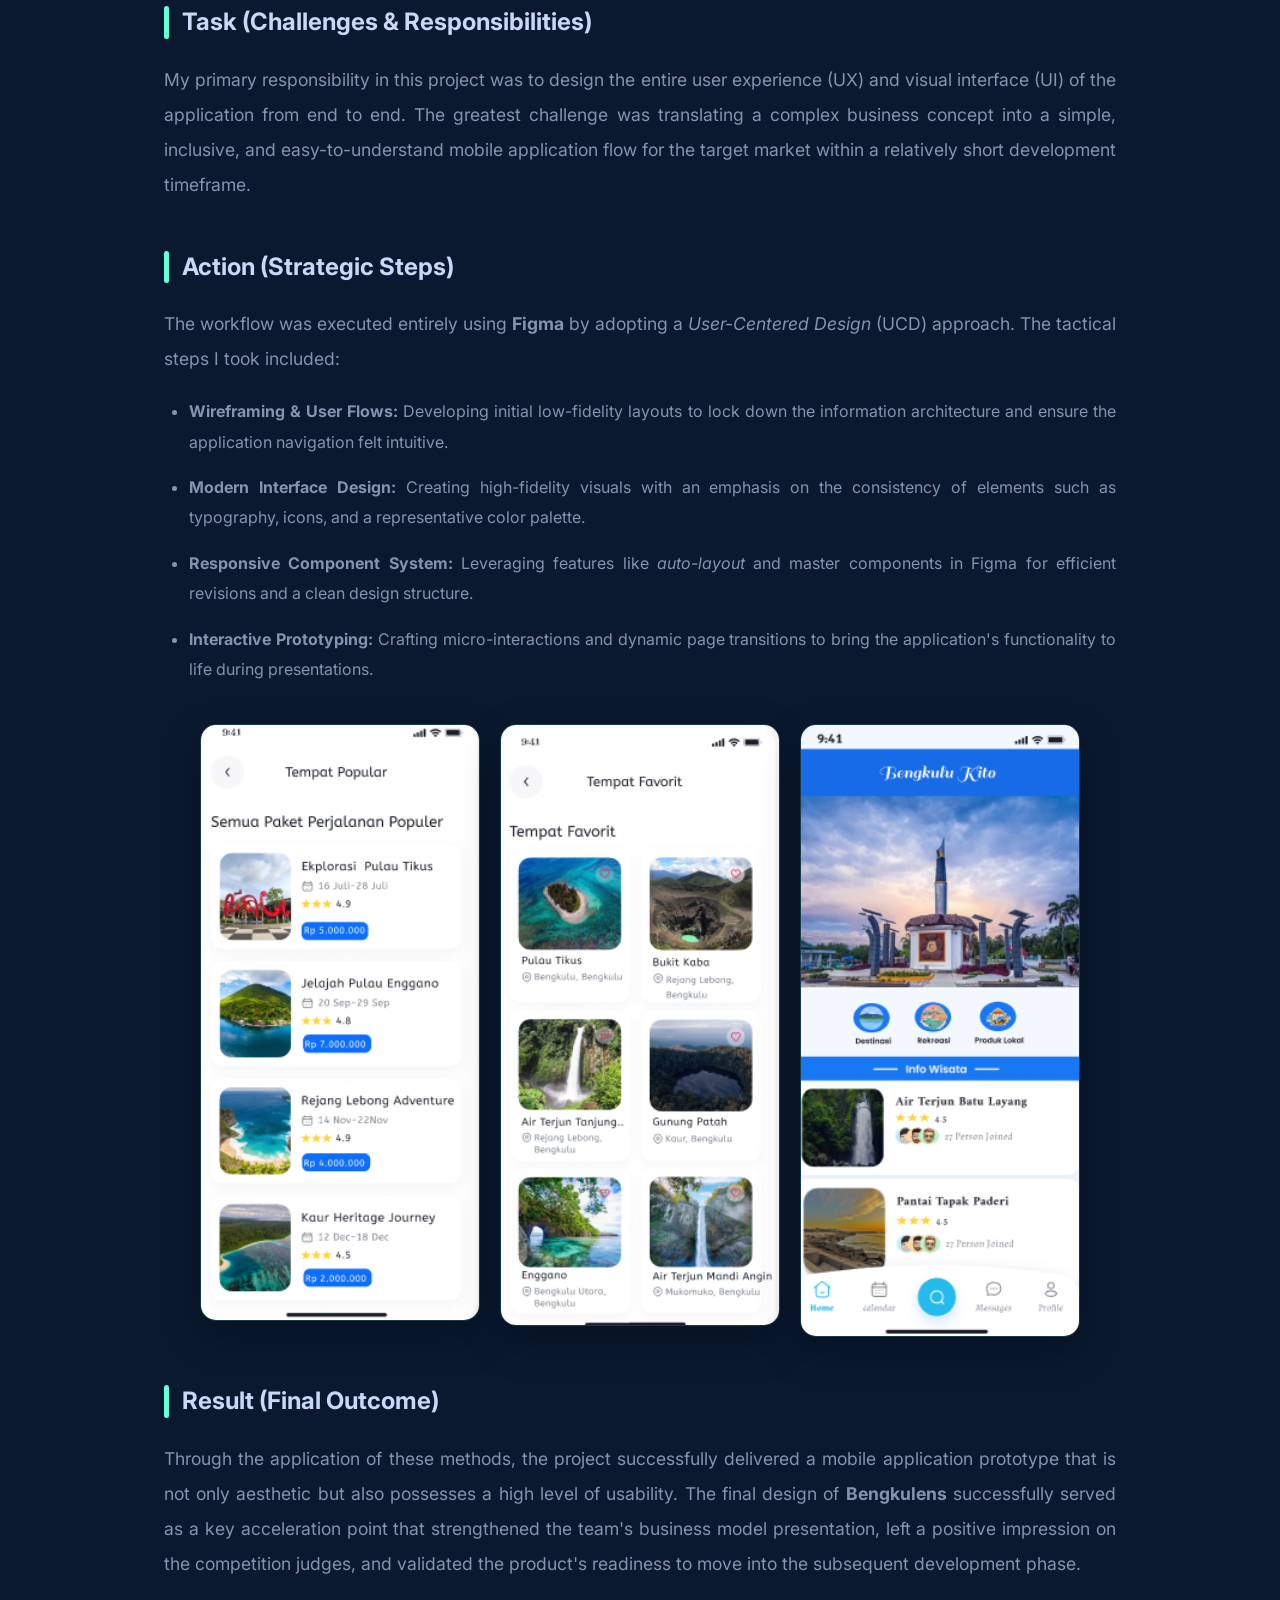
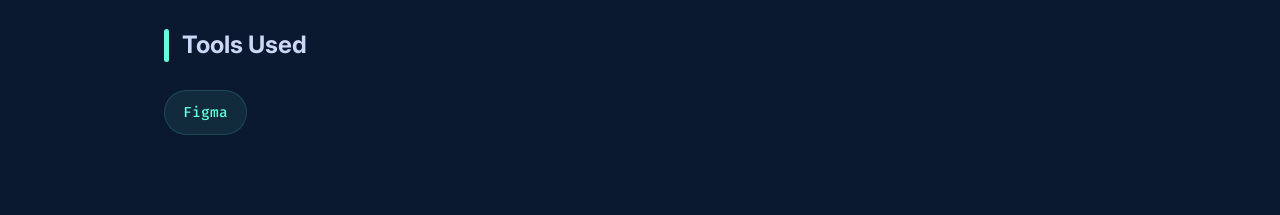
<file: details/ui-ux.html>
<!DOCTYPE html>
<html lang="en">
<head>
    <meta charset="UTF-8">
    <meta name="viewport" content="width=device-width, initial-scale=1.0">
    <title>Project Detail | Stroke Classification</title>
    <link rel="stylesheet" href="../style.css">
    <link rel="stylesheet" href="../project-detail.css" />
    <link href="https://fonts.googleapis.com/css2?family=Fira+Code:wght@400;500&family=Inter:wght@300;400;600;700&display=swap" rel="stylesheet">
    <link rel="stylesheet" href="https://cdnjs.cloudflare.com/ajax/libs/font-awesome/6.4.0/css/all.min.css">
    
</head>
<body>

    <nav>
        <div class="nav-container">
            <a href="../index.html" class="logo">&lt;WOM /&gt;</a>
            <a href="../index.html" class="nav-back">
                <i class="fa-solid fa-arrow-left"></i> Back
            </a>
        </div>
    </nav>

    <div class="detail-container">

        <a href="../index.html" class="back-link">
            <i class="fa-solid fa-arrow-left"></i>
            Back to Home
        </a>

        <div class="card-badge">
            UI / UX Design
        </div>

        <h1 class="project-title">
            Bengkulens: Mobile UI/UX Design for Business Competition
        </h1>

        <div class="project-highlight">
            <div><i class="fas fa-mobile-screen"></i> Mobile App Design</div>
            <div><i class="fas fa-palette"></i> UI/UX Design</div>
            <div><i class="fas fa-trophy"></i> Business Competition</div>
        </div>

        <div class="project-stats">
            <div class="stat-box">
                <h3>Mobile</h3>
                <p>Application Design</p>
            </div>

            <div class="stat-box">
                <h3>UI/UX</h3>
                <p>User Centered Design</p>
            </div>

            <div class="stat-box">
                <h3>Figma</h3>
                <p>Design Platform</p>
            </div>
        </div>

        <div class="detail-body">

            <div class="image-grid-2">
                <img src="../assets/images/UI.png" alt="Bengkulens UI">
                <img src="../assets/images/UI1.png" alt="Bengkulens UI">
            </div>

            <h4>Situation (Background)</h4>
            <p>
                In order to participate in a strategically scaled business competition, our team was required to present a digital-based product innovation. However, a strong business idea cannot be well-communicated without proper visual validation. Therefore, a mobile application prototype named <strong>Bengkulens</strong> was needed to demonstrate the business solution in a concrete, interactive, and compelling manner before the judges and potential investors.
            </p>

            <h4>Task (Challenges & Responsibilities)</h4>
            <p>
                My primary responsibility in this project was to design the entire user experience (UX) and visual interface (UI) of the application from end to end. The greatest challenge was translating a complex business concept into a simple, inclusive, and easy-to-understand mobile application flow for the target market within a relatively short development timeframe.
            </p>

            <h4>Action (Strategic Steps)</h4>
            <p>
                The workflow was executed entirely using <strong>Figma</strong> by adopting a <em>User-Centered Design</em> (UCD) approach. The tactical steps I took included:
            </p>
            <ul>
                <li><strong>Wireframing & User Flows:</strong> Developing initial low-fidelity layouts to lock down the information architecture and ensure the application navigation felt intuitive.</li>
                <li><strong>Modern Interface Design:</strong> Creating high-fidelity visuals with an emphasis on the consistency of elements such as typography, icons, and a representative color palette.</li>
                <li><strong>Responsive Component System:</strong> Leveraging features like <em>auto-layout</em> and master components in Figma for efficient revisions and a clean design structure.</li>
                <li><strong>Interactive Prototyping:</strong> Crafting micro-interactions and dynamic page transitions to bring the application's functionality to life during presentations.</li>
            </ul>

            <div class="image-grid-3">
                <img src="../assets/images/UI2.png" alt="Bengkulens Screen">
                <img src="../assets/images/UI3.png" alt="Bengkulens Screen">
                <img src="../assets/images/UI4.png" alt="Bengkulens Screen">
            </div>

            <h4>Result (Final Outcome)</h4>
            <p>
                Through the application of these methods, the project successfully delivered a mobile application prototype that is not only aesthetic but also possesses a high level of usability. The final design of <strong>Bengkulens</strong> successfully served as a key acceleration point that strengthened the team's business model presentation, left a positive impression on the competition judges, and validated the product's readiness to move into the subsequent development phase.
            </p>

            <h4>Tools Used</h4>
            <div class="tech-stack">
                <span class="tag">Figma</span>
            </div>

        </div>

    </div>

</body>
</html>
</file>
<file: style.css>
:root {
    --bg-color: #0a192f;
    --card-bg: #112240;
    --text-primary: #ccd6f6;
    --text-secondary: #8892b0;
    --accent-color: #64ffda;
    --font-sans: 'Inter', sans-serif;
    --font-mono: 'Fira Code', monospace;
}

* {
    margin: 0;
    padding: 0;
    box-sizing: border-box;
    scroll-behavior: smooth;
}

body {
    background-color: var(--bg-color);
    color: var(--text-primary);
    font-family: var(--font-sans);
    line-height: 1.6;
    overflow-x: hidden;
}

/* ================= CURSOR GLOW ================= */

.cursor-glow {
    position: fixed;
    width: 400px;
    height: 400px;
    background: radial-gradient(
        circle,
        rgba(100,255,218,0.05) 0%,
        transparent 70%
    );
    top: 0;
    left: 0;
    pointer-events: none;
    transform: translate(-50%, -50%);
    z-index: 1;
    transition: transform .1s ease;
}

/* ================= NAVBAR ================= */

nav {
    position: fixed;
    top: 0;
    width: 100%;
    background: rgba(10,25,47,.85);
    backdrop-filter: blur(10px);
    z-index: 100;
    border-bottom: 1px solid rgba(100,255,218,.08);
}

.nav-container {
    max-width: 1400px;
    margin: auto;
    padding: 20px 5%;
    display: flex;
    justify-content: space-between;
    align-items: center;
}

.logo {
    font-family: var(--font-mono);
    color: var(--accent-color);
    text-decoration: none;
    font-size: 1.3rem;
    font-weight: 700;
    letter-spacing: 1px;
}

.nav-links {
    list-style: none;
    display: flex;
    gap: 35px;
}

.nav-links a {
    color: var(--text-secondary);
    text-decoration: none;
    font-size: .95rem;
    font-family: var(--font-mono);
    transition: .3s ease;
}

.nav-links a:hover,
.nav-links a.active {
    color: var(--accent-color);
    text-shadow: 0 0 10px rgba(100, 255, 218, 0.3);
}

/* ================= SECTION ================= */

.section {
    max-width: 1400px;
    width: 100%;
    margin: auto;
    padding: 80px 5%;
    position: relative;
    z-index: 2;
    display: flex;
    flex-direction: column;
    justify-content: center;
}

.section-title {
    font-size: 2.5rem;
    color: var(--text-primary);
    margin-bottom: 30px;
    display: flex;
    align-items: center;
    gap: 20px;
}

.section-title::after {
    content: "";
    flex-grow: 1;
    max-width: 350px;
    height: 1px;
    background: rgba(100,255,218,.2);
}

/* ================= HERO ================= */

.hero-container {
    display: grid;
    grid-template-columns: 1.4fr 1fr;
    align-items: center;
    gap: 60px;
    width: 100%;
}

.hero-content {
    max-width: 800px;
}

.pre-title {
    font-family: var(--font-mono);
    color: var(--accent-color);
    font-size: 1.1rem;
    margin-bottom: 15px;
}

.hero-content h1 {
    font-size: 5rem;
    line-height: 1.1;
    font-weight: 800;
    color: #e2e8f0;
    margin-bottom: 15px;
}

.sub-title {
    font-size: 2.2rem;
    color: var(--text-secondary);
    font-weight: 600;
    margin-bottom: 25px;
}

.description {
    max-width: 650px;
    color: var(--text-secondary);
    font-size: 1.15rem;
    line-height: 1.8;
    margin-bottom: 35px;
}

.tech-stack {
    display: flex;
    flex-wrap: wrap;
    gap: 12px;
    margin-bottom: 40px;
}

.tag {
    font-family: var(--font-mono);
    font-size: .85rem;
    color: var(--accent-color);
    background: rgba(100,255,218,.05);
    border: 1px solid rgba(100,255,218,.15);
    padding: 6px 14px;
    border-radius: 4px;
    transition: 0.3s;
}

.tag:hover {
    background: rgba(100,255,218,.1);
    border-color: var(--accent-color);
}

.cta-buttons {
    display: flex;
    gap: 20px;
    align-items: center;
}

/* ================= BUTTONS ================= */

.btn {
    padding: 14px 28px;
    border-radius: 4px;
    text-decoration: none;
    font-family: var(--font-mono);
    font-size: 0.95rem;
    transition: .3s all ease;
    display: inline-flex;
    align-items: center;
    gap: 10px;
}

.btn-primary {
    color: var(--accent-color);
    border: 1px solid var(--accent-color);
}

.btn-primary:hover {
    background: rgba(100,255,218,.08);
    box-shadow: 0 4px 20px rgba(100, 255, 218, 0.15);
}

.btn-secondary {
    color: var(--text-primary);
    background: rgba(255, 255, 255, 0.03);
    border: 1px solid rgba(255, 255, 255, 0.1);
}

.btn-secondary:hover {
    background: rgba(255, 255, 255, 0.08);
    color: var(--accent-color);
}

/* Tombol Lihat Semua di Bawah Grid */
.view-more-container {
    display: flex;
    justify-content: center;
    margin-top: 50px;
    width: 100%;
}

.btn-outline-large {
    border: 1px solid var(--accent-color);
    color: var(--accent-color);
    font-size: 1rem;
    padding: 16px 32px;
    font-weight: 500;
    border-radius: 6px;
    background: transparent;
}

.btn-outline-large:hover {
    background: rgba(100, 255, 218, 0.08);
    transform: translateY(-3px);
    box-shadow: 0 10px 25px rgba(100, 255, 218, 0.12);
}

/* ================= PROFILE IMAGE ================= */

.hero-image-container {
    display: flex;
    justify-content: center;
    align-items: center;
}

.profile-frame {
    position: relative;
    width: 340px;
    height: 420px;
    border-radius: 20px;
    padding: 3px;
    overflow: hidden;
    background: var(--card-bg);
    box-shadow: 0 20px 50px -12px rgba(0,0,0,0.5);
    transition: transform .4s cubic-bezier(0.25,1,0.5,1), box-shadow .4s ease;
}

/* Lapisan cahaya yang berputar di pinggir bingkai */
.profile-frame::before {
    content: "";
    position: absolute;
    top: 50%;
    left: 50%;
    width: 250%;
    height: 250%;
    background: conic-gradient(
        from 0deg,
        transparent 0deg,
        transparent 260deg,
        var(--accent-color) 300deg,
        rgba(100,255,218,0.4) 320deg,
        transparent 360deg
    );
    transform: translate(-50%, -50%);
    animation: border-light-spin 4s linear infinite;
    z-index: 1;
}

/* Sedikit glow tipis mengikuti bentuk frame, di atas cahaya berputar */
.profile-frame::after {
    content: "";
    position: absolute;
    inset: 0;
    border-radius: 20px;
    box-shadow: inset 0 0 0 1px rgba(100,255,218,0.15);
    pointer-events: none;
    z-index: 3;
}

@keyframes border-light-spin {
    100% {
        transform: translate(-50%, -50%) rotate(360deg);
    }
}

.profile-img {
    position: relative;
    width: calc(100% - 6px);
    height: calc(100% - 6px);
    margin: 3px;
    object-fit: cover;
    object-position: center 15%;
    border-radius: 17px;
    background: var(--card-bg);
    filter: contrast(1.05) brightness(0.98);
    image-rendering: -webkit-optimize-contrast;
    transition: filter .4s ease;
    display: block;
    z-index: 2;
}

.profile-frame:hover {
    transform: translateY(-6px);
    box-shadow: 0 28px 60px -10px rgba(100, 255, 218, 0.25);
}

.profile-frame:hover .profile-img {
    filter: contrast(1.1) brightness(1.02);
}

.profile-frame:hover::before {
    animation-duration: 2s;
}


@media (max-width: 992px) {
    .profile-frame {
        width: 280px;
        height: 340px;
    }
}
/* ================= PROJECT CARDS ================= */

.grid-container {
    display: grid;
    grid-template-columns: repeat(3, 1fr);
    gap: 30px;
}

.card {
    background: var(--card-bg);
    border-radius: 8px;
    border: 1px solid rgba(100,255,218,.05);
    transition: .3s cubic-bezier(0.25, 1, 0.5, 1);
}

.project-card {
    display: flex;
    flex-direction: column; /* Membuat card mengalir ke bawah */
    height: 100%; /* Memaksa tinggi box sama rata */
    overflow: hidden;
}

.card-img-wrapper {
    height: 200px;
    overflow: hidden;
    background: #000;
}

.project-img {
    width: 100%;
    height: 100%;
    object-fit: cover;
    opacity: 0.85;
    transition: .4s ease;
}

.project-card:hover .project-img {
    transform: scale(1.05);
    opacity: 1;
}

/* Bagian pembungkus teks di dalam card */
.card-content {
    padding: 28px;
    display: flex;
    flex-direction: column;
    flex-grow: 1; /* Mengisi ruang sisa agar footer terdorong ke bawah */
}

.card-content h3 {
    font-size: 1.4rem;
    color: #e2e8f0;
    margin-bottom: 12px;
}

.card-content p {
    color: var(--text-secondary);
    font-size: 0.98rem;
    line-height: 1.6;
    margin-bottom: 20px;
    flex-grow: 1; /* Mendorong footer tetap di bawah */
}

.card-badge {
    color: var(--accent-color);
    font-family: var(--font-mono);
    font-size: .8rem;
    font-weight: 500;
    margin-bottom: 12px;
}

.card-footer {
    margin-top: auto; /* Memastikan posisi link detail presisi di bawah box */
    padding-top: 15px;
}

.btn-detail {
    text-decoration: none;
    color: var(--accent-color);
    font-family: var(--font-mono);
    font-size: 0.9rem;
    display: inline-flex;
    align-items: center;
    gap: 8px;
    transition: 0.2s;
}

.btn-detail:hover {
    gap: 14px; /* Efek interaktif panah bergeser saat dihover */
}

/* ================= TIMELINE PRESTASI ================= */

.timeline {
    position: relative;
    border-left: 2px solid rgba(100,255,218,.1);
    padding-left: 35px;
    max-width: 1000px;
    margin: 0 auto;
    width: 100%;
}

.timeline-item {
    position: relative;
    margin-bottom: 30px;
     display: flex;
    flex-direction: column;
    gap: 20px;
}

.timeline-dot {
    position: absolute;
    left: -42px;
    top: 28px;
    width: 12px;
    height: 12px;
    border-radius: 50%;
    background: var(--accent-color);
    box-shadow: 0 0 10px var(--accent-color);
}

.timeline-date {
    color: var(--accent-color);
    margin-bottom: 8px;
    font-family: var(--font-mono);
    font-weight: bold;
    font-size: 1.1rem;
}

.clickable-card {
    padding: 30px;
    cursor: pointer;
}

.clickable-card h3 {
    font-size: 1.3rem;
    margin-bottom: 10px;
}

.clickable-card p {
    color: var(--text-secondary);
}

.text-link {
    display: inline-block;
    margin-top: 10px;
    color: var(--accent-color);
    font-size: 0.9rem;
}

/* ================= CONTACT ================= */

.contact-container {
    max-width: 700px;
    margin: auto;
    text-align: center;
    padding: 60px 40px;
}

.contact-container h2 {
    font-size: 2.3rem;
    margin-bottom: 20px;
}

.contact-container p {
    color: var(--text-secondary);
    font-size: 1.1rem;
    margin-bottom: 20px;
}

.social-links {
    display: flex;
    justify-content: center;
    gap: 30px;
    margin: 35px 0;
}

.social-links a {
    color: var(--text-secondary);
    font-size: 1.8rem;
    transition: .3s ease;
}

.social-links a:hover {
    color: var(--accent-color);
    transform: translateY(-3px);
}

.footer-text {
    font-family: var(--font-mono);
    font-size: .85rem;
    margin-top: 20px;
}

/* ================= RESPONSIVE DESIGN ================= */

@media (max-width: 1200px) {
    .grid-container {
        grid-template-columns: repeat(2, 1fr);
    }
    .hero-content h1 {
        font-size: 4rem;
    }
}

@media (max-width: 992px) {
    .hero-container {
        grid-template-columns: 1fr;
        text-align: center;
        gap: 40px;
    }
    .hero-image-container {
        order: -1;
    }
    .profile-frame {
        width: 300px;
        height: 380px;
    }
    .hero-content h1 {
        font-size: 3.5rem;
    }
    .description {
        margin: 0 auto 30px auto;
    }
    .tech-stack, .cta-buttons {
        justify-content: center;
    }
}

@media (max-width: 768px) {
    .grid-container {
        grid-template-columns: 1fr;
    }
    .nav-links {
        display: none; /* Kamu bisa menambahkan tombol hamburger menu jika diperlukan di masa depan */
    }
    .section-title {
        font-size: 2rem;
    }
}
</file>
<file: project-detail.css>
/* ==========================================
   PROJECT DETAILS GLOBAL STYLES
   ========================================== */

.detail-container {
  max-width: 1000px;
  margin: 120px auto 80px;
  padding: 0 24px;
}

.nav-back {
  color: var(--accent-color);
  text-decoration: none;
  font-family: var(--font-mono);
  font-size: 0.95rem;
}

.back-link {
  display: inline-flex;
  align-items: center;
  gap: 8px;
  color: var(--accent-color);
  text-decoration: none;
  margin-bottom: 20px;
  font-family: var(--font-mono);
}

.project-title {
  font-size: 3rem;
  line-height: 1.2;
  color: var(--text-primary);
  margin: 15px 0 30px;
}

.main-detail-img {
  display: block;
  width: 100%;
  height: auto;
  border-radius: 16px;
  margin: 30px auto;
  border: 1px solid rgba(100, 255, 218, 0.15);
  box-shadow: 0 15px 40px rgba(0, 0, 0, 0.25);
}

/* Khusus halaman dengan pemotongan gambar otomatis (Stroke/SI) */
img.main-detail-img[src*="Deteksi"], img.main-detail-img[src*="SI"] {
  max-height: 500px;
  object-fit: cover;
  margin: 30px 0;
}

.project-highlight {
  display: flex;
  flex-wrap: wrap;
  gap: 15px;
  margin-bottom: 35px;
}

.project-highlight div {
  background: rgba(100, 255, 218, 0.08);
  border: 1px solid rgba(100, 255, 218, 0.15);
  padding: 12px 18px;
  border-radius: 50px;
  color: var(--text-primary);
  transition: 0.3s;
}

.project-highlight div:hover {
  transform: translateY(-3px);
}

.project-highlight i {
  color: var(--accent-color);
  margin-right: 8px;
}

/* ==========================================
   STATS SECTIONS
   ========================================== */

.project-stats {
  display: grid;
  grid-template-columns: repeat(auto-fit, minmax(180px, 1fr));
  gap: 20px;
  margin: 35px 0;
}

.stat-box {
  padding: 25px;
  text-align: center;
  border-radius: 16px;
  background: linear-gradient(
    135deg,
    rgba(100, 255, 218, 0.08),
    rgba(17, 34, 64, 0.8)
  );
  border: 1px solid rgba(100, 255, 218, 0.15);
  transition: 0.3s;
}

.stat-box:hover {
  transform: translateY(-5px);
}

.stat-box h3 {
  color: var(--accent-color);
  font-size: 2rem;
  margin-bottom: 10px;
}

.stat-box p {
  color: var(--text-secondary);
  margin: 0;
}

/* ==========================================
   BODY CONTENT ELEMENTS
   ========================================== */

.detail-body {
  margin-top: 40px;
}

.detail-body p {
  color: var(--text-secondary);
  font-size: 1.1rem;
  line-height: 2;
  text-align: justify;
  margin-bottom: 20px;
}

.detail-body h4 {
  position: relative;
  color: var(--text-primary);
  font-size: 1.5rem;
  margin: 45px 0 20px;
  padding-left: 18px;
}

.detail-body h4::before {
  content: "";
  position: absolute;
  left: 0;
  top: 3px;
  width: 5px;
  height: 85%;
  border-radius: 20px;
  background: var(--accent-color);
}

.detail-body h5 {
  color: var(--text-primary);
  font-size: 1.25rem;
  margin: 30px 0 15px;
}

.detail-body ul {
  padding-left: 25px;
  margin-bottom: 25px;
}

.detail-body li {
  color: var(--text-secondary);
  line-height: 1.9;
  margin-bottom: 15px;
  text-align: justify;
}

/* ==========================================
   INSIGHTS & TECH STACK
   ========================================== */

.insight-box {
  background: rgba(17, 34, 64, 0.5);
  border-left: 4px solid var(--accent-color);
  padding: 20px;
  border-radius: 0 16px 16px 0;
  margin-bottom: 25px;
}

.insight-box strong {
  color: var(--text-primary);
  display: block;
  font-size: 1.2rem;
  margin-bottom: 8px;
}

.insight-details {
  margin-top: 10px;
  font-size: 1rem;
}

.insight-details p {
  font-size: 1rem !important;
  line-height: 1.6 !important;
  margin-bottom: 5px !important;
}

.tech-stack {
  display: flex;
  flex-wrap: wrap;
  gap: 12px;
  margin-top: 25px;
}

.tag {
  background: rgba(100, 255, 218, 0.08);
  border: 1px solid rgba(100, 255, 218, 0.15);
  color: var(--accent-color);
  padding: 10px 18px;
  border-radius: 50px;
  font-size: 0.9rem;
  font-weight: 500;
  transition: 0.3s;
}

.tag:hover {
  transform: translateY(-3px);
  box-shadow: 0 0 20px rgba(100, 255, 218, 0.15);
}

.card-badge {
  display: inline-block;
  background: rgba(100, 255, 218, 0.08);
  border: 1px solid rgba(100, 255, 218, 0.15);
  color: var(--accent-color);
  padding: 8px 14px;
  border-radius: 50px;
  font-size: 0.85rem;
  margin-bottom: 15px;
}

/* ==========================================
   IMAGE GRIDS (Khusus UI/UX Bengkulens)
   ========================================== */

.image-grid-2 {
  display: flex;
  justify-content: center;
  gap: 20px;
  flex-wrap: wrap;
  margin: 30px 0;
}

.image-grid-2 img {
  width: 45%;
  max-width: 320px;
  height: auto;
  border-radius: 16px;
  border: 1px solid rgba(100, 255, 218, 0.15);
  box-shadow: 0 15px 40px rgba(0, 0, 0, 0.25);
}

.image-grid-3 {
  display: flex;
  justify-content: center;
  align-items: flex-start;
  gap: 20px;
  flex-wrap: wrap;
  margin: 40px 0;
}

.image-grid-3 img {
  width: 30%;
  min-width: 220px;
  max-width: 280px;
  height: auto;
  border-radius: 16px;
  border: 1px solid rgba(100, 255, 218, 0.15);
  box-shadow: 0 15px 40px rgba(0, 0, 0, 0.25);
}

/* Responsive Breakdown */
@media (max-width: 768px) {
  .image-grid-2 img,
  .image-grid-3 img {
    width: 100%;
  }
}
</file>
